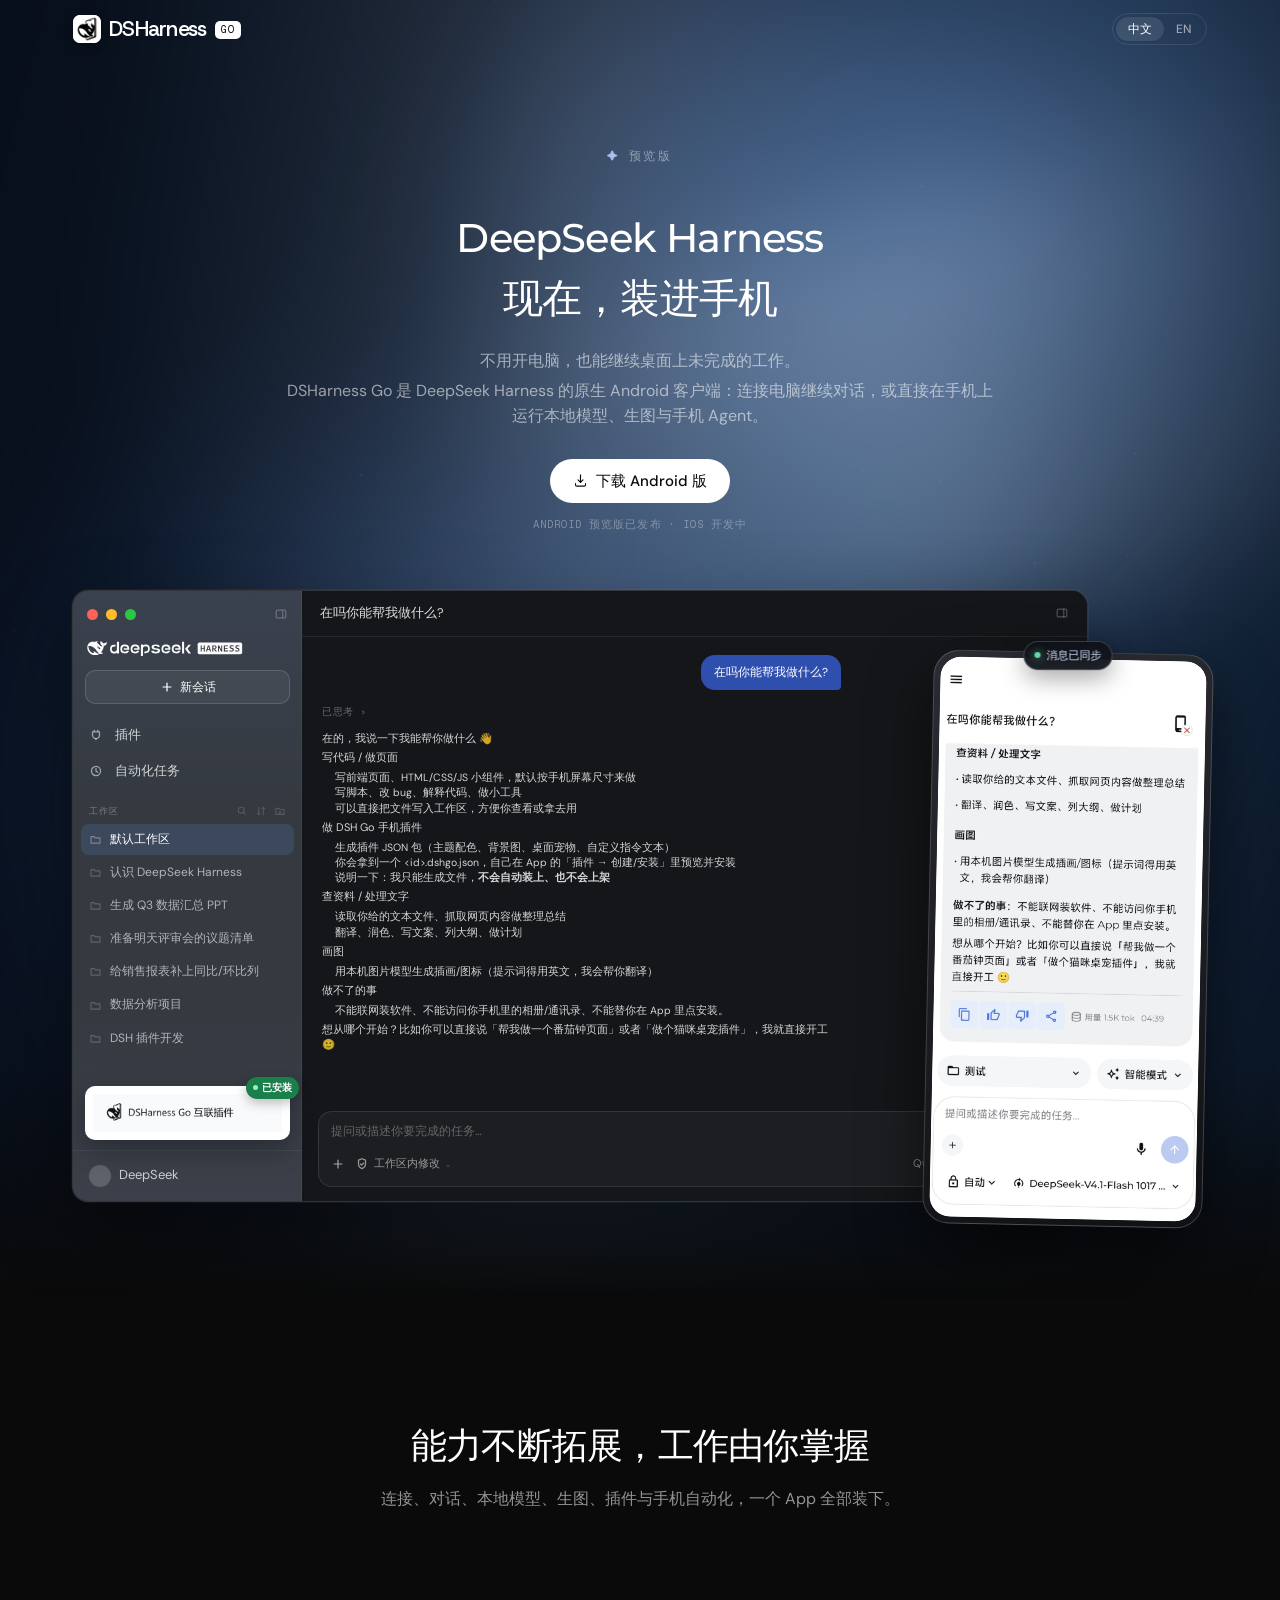
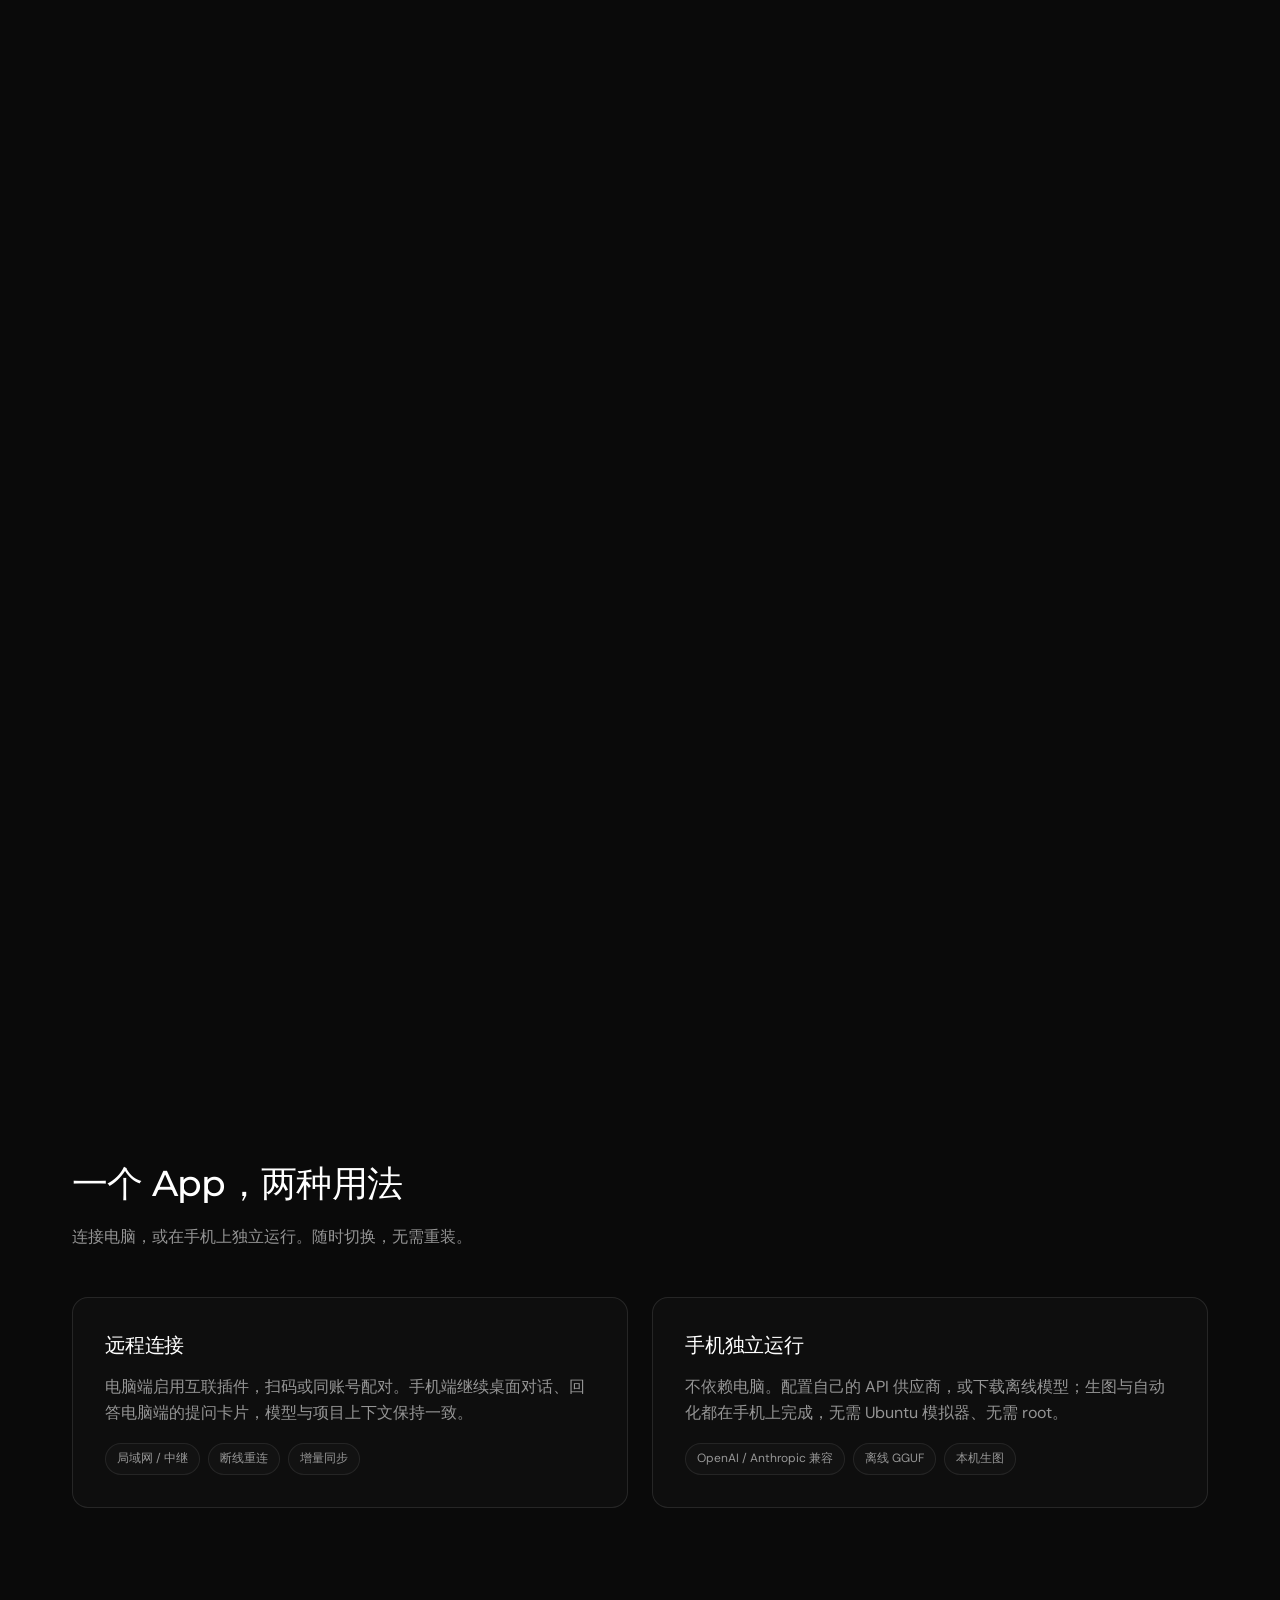
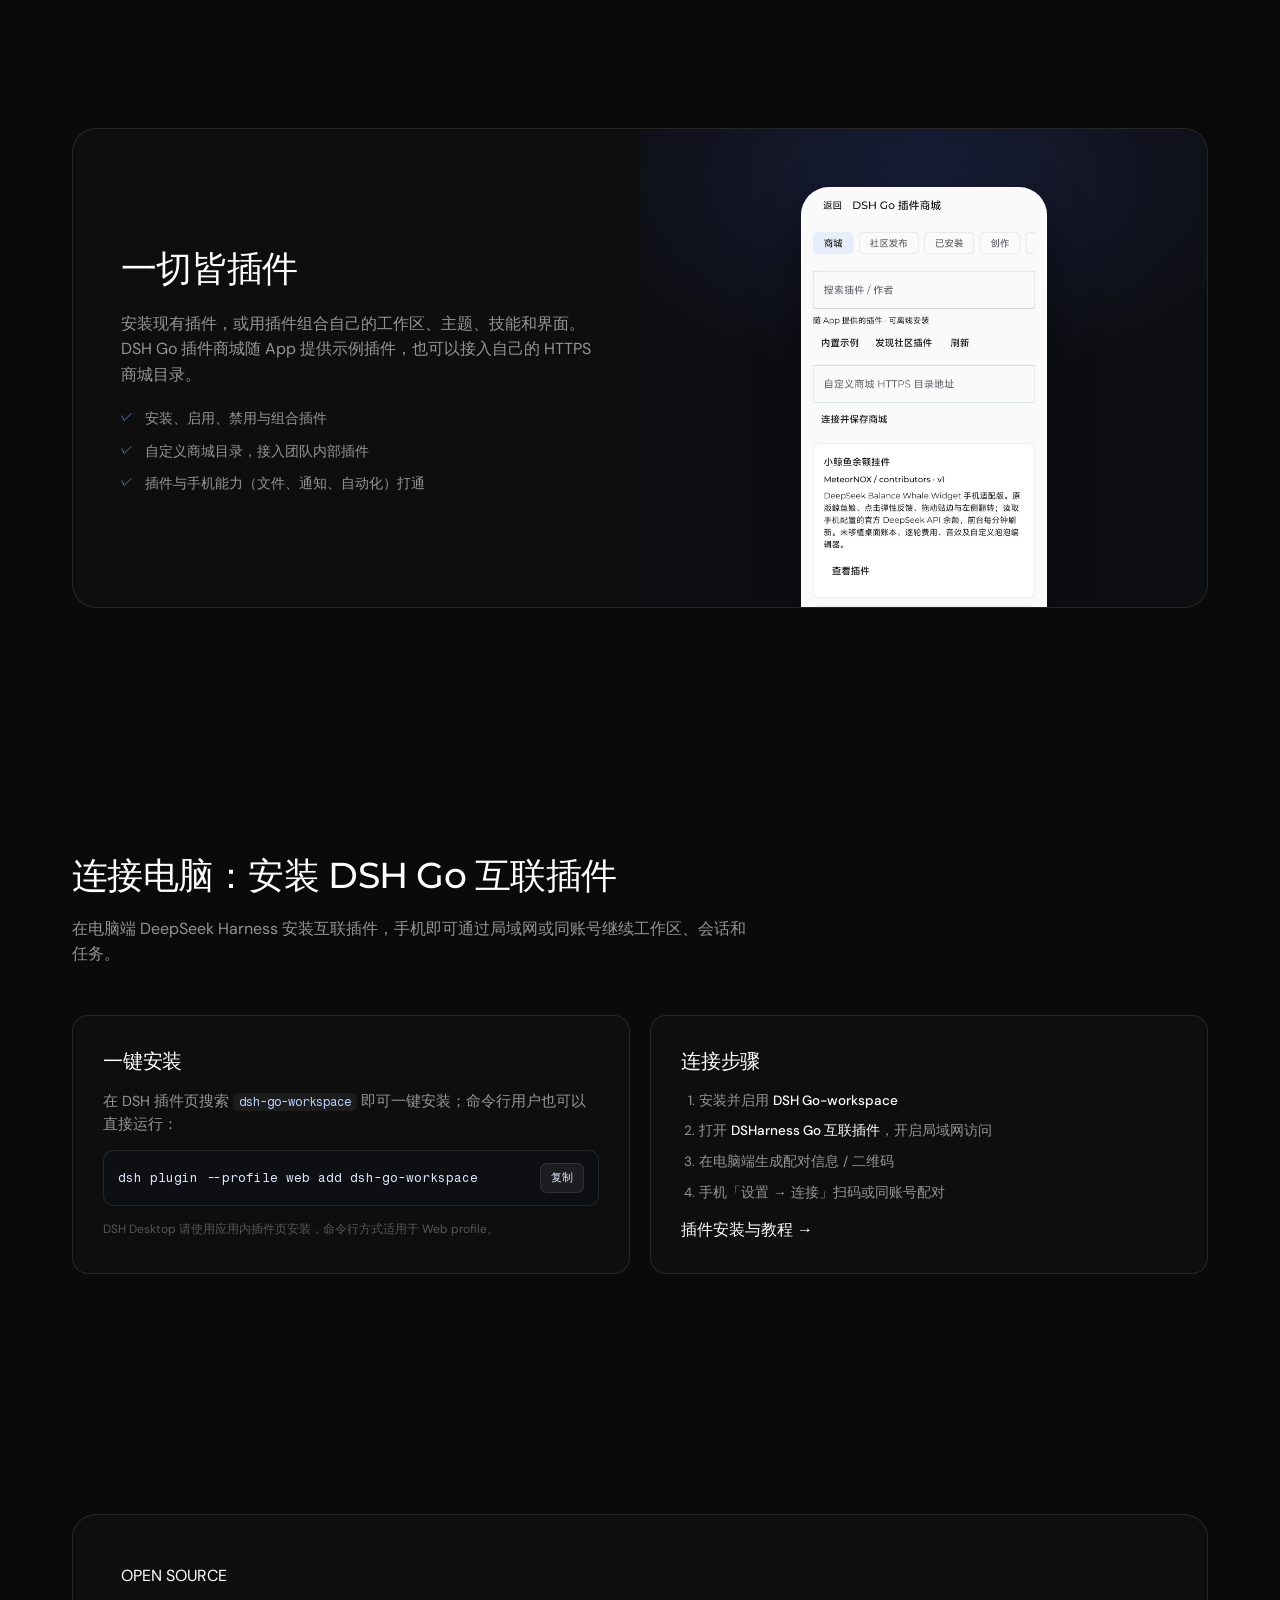
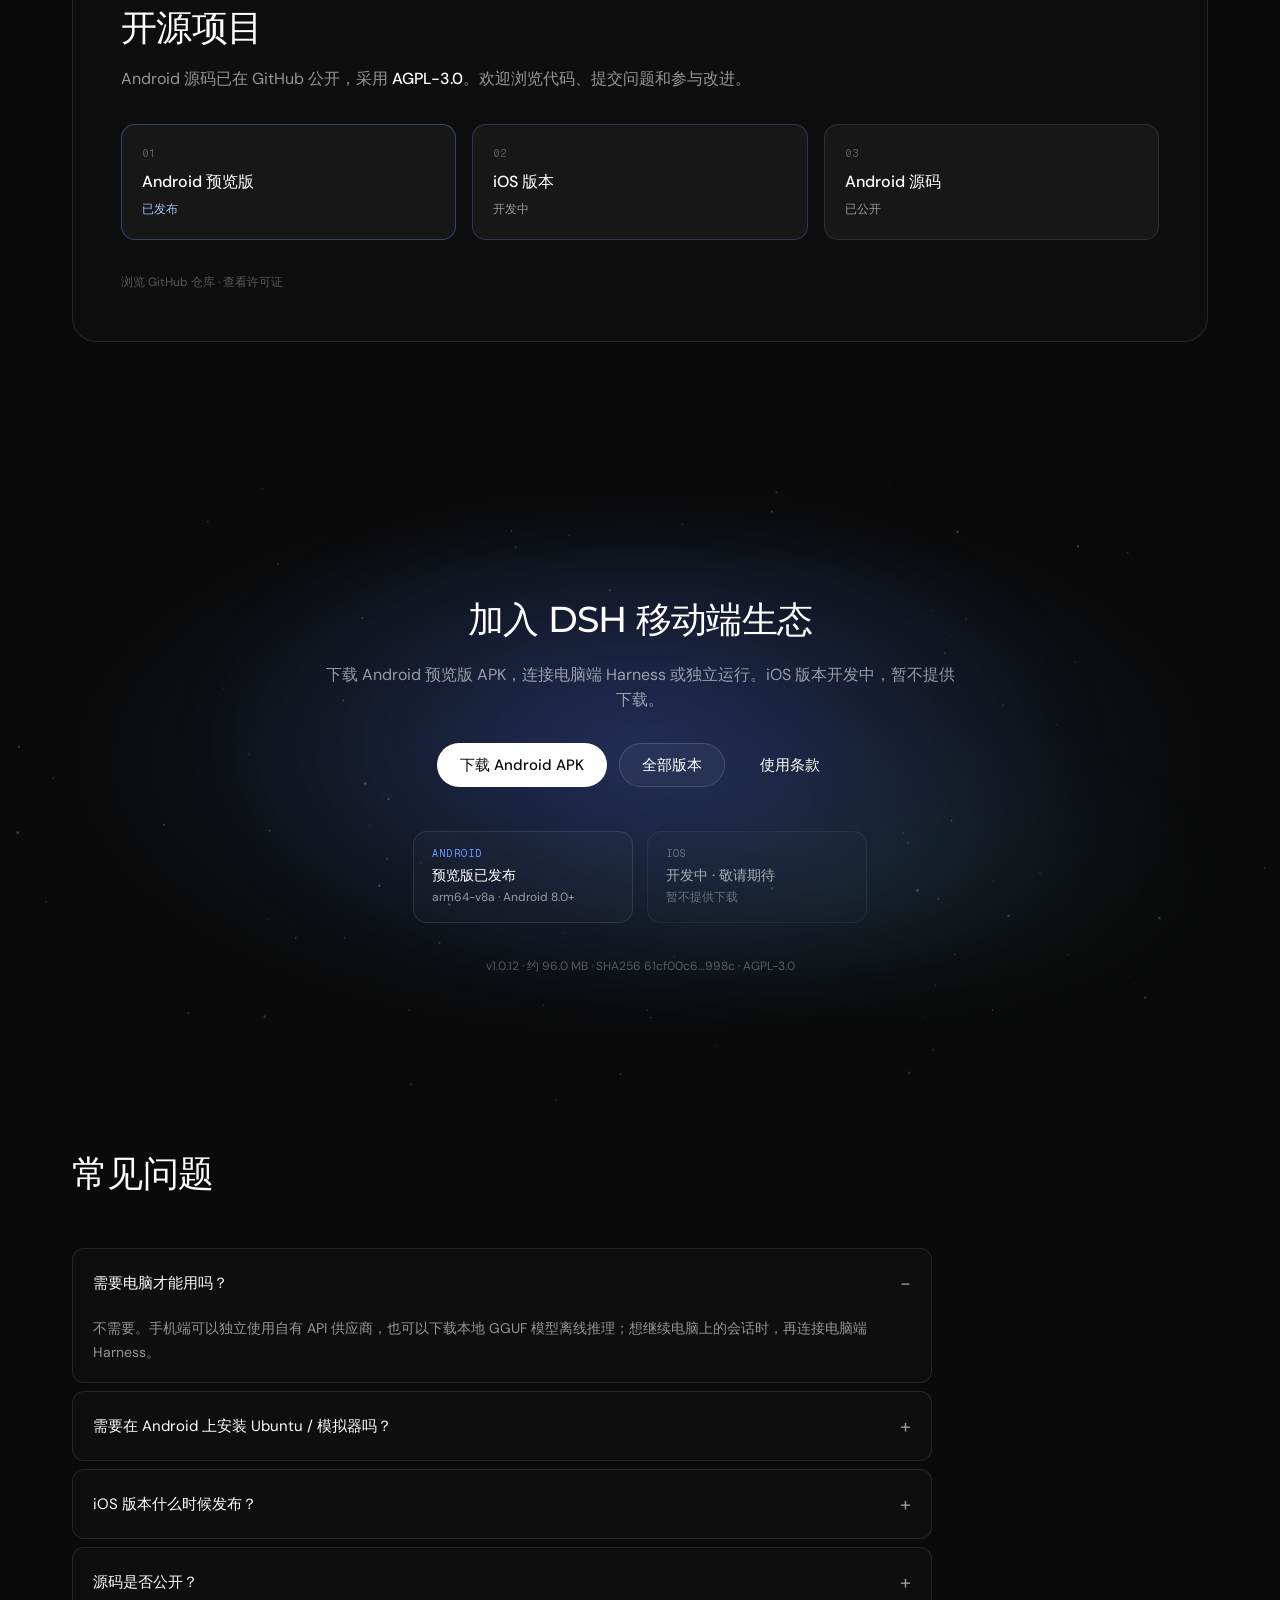
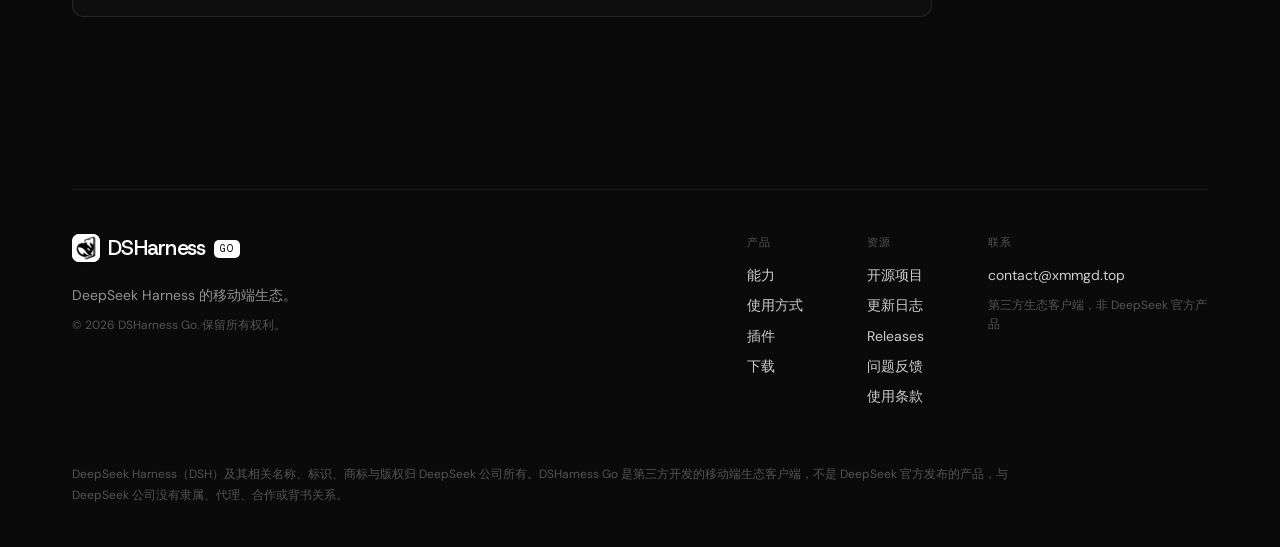
<file: index.html>
﻿<!doctype html>
<html lang="zh-CN">
<head>
  <meta charset="utf-8">
  <meta name="viewport" content="width=device-width, initial-scale=1, viewport-fit=cover">
  <title>DSHarness Go — DeepSeek Harness 的移动端生态</title>
  <meta name="description" content="DSHarness Go 是 DeepSeek Harness 的移动端生态客户端：在手机上连接电脑端 Harness 继续对话，或用本地 API、离线 GGUF 大模型与本机生图独立运行。原生 Android，无需 Ubuntu 模拟器，无需 root。">
  <meta name="theme-color" content="#0a0a0a">
  <link rel="canonical" href="https://dsharnessgo.top/">
  <meta property="og:type" content="website">
  <meta property="og:url" content="https://dsharnessgo.top/">
  <meta property="og:title" content="DSHarness Go — DeepSeek Harness 的移动端生态">
  <meta property="og:description" content="把 DeepSeek Harness 装进手机：连接电脑继续对话，或本地 API / 离线 GGUF / 本机生图独立运行。">
  <meta property="og:image" content="https://dsharnessgo.top/assets/screenshots/home.jpg">
  <meta name="twitter:card" content="summary_large_image">
  <link rel="icon" href="assets/app-icon-tile.png" type="image/png">
  <link rel="stylesheet" href="styles.css">
  <script>document.documentElement.classList.add('js')</script>
</head>
<body>
  <a class="skip" href="#main">跳到主要内容</a>

  <header class="site-header" id="siteHeader">
    <div class="header-bar" id="headerBar">
      <div class="header-left">
        <a class="brand" href="#top" aria-label="DSHarness Go 首页">
          <img class="brand-icon" src="assets/app-icon-tile.png" alt="" width="28" height="28">
          <span class="brand-name">DSHarness</span>
          <span class="brand-chip">GO</span>
        </a>
        <span class="preview-label scrolled-only">预览版</span>
      </div>
      <div class="header-actions">
        <a class="btn btn-secondary btn-github scrolled-only" href="https://github.com/mionio233-collab/dsharness-go" target="_blank" rel="noopener">
          <svg viewBox="0 0 24 24" aria-hidden="true"><path fill="currentColor" d="M12 .5A11.5 11.5 0 0 0 .5 12c0 5.08 3.29 9.39 7.86 10.91.58.1.79-.25.79-.55v-2.15c-3.2.7-3.88-1.36-3.88-1.36-.52-1.33-1.28-1.68-1.28-1.68-1.04-.72.08-.7.08-.7 1.15.08 1.76 1.18 1.76 1.18 1.03 1.76 2.7 1.25 3.36.96.1-.75.4-1.25.73-1.54-2.55-.29-5.24-1.28-5.24-5.7 0-1.26.45-2.29 1.18-3.1-.12-.29-.51-1.46.11-3.05 0 0 .97-.31 3.18 1.18a11.1 11.1 0 0 1 5.8 0c2.2-1.49 3.17-1.18 3.17-1.18.62 1.59.23 2.76.12 3.05.73.81 1.18 1.84 1.18 3.1 0 4.43-2.7 5.4-5.26 5.69.41.35.78 1.05.78 2.12v3.14c0 .3.2.66.8.55A11.5 11.5 0 0 0 23.5 12 11.5 11.5 0 0 0 12 .5z"/></svg>
          <span>GitHub</span>
        </a>
        <a class="btn btn-primary btn-download scrolled-only" href="https://github.com/mionio233-collab/dsharness-go/releases/download/v1.0.12/DSHarness-Go-v1.0.12-arm64-v8a.apk" data-apk-download>下载</a>
        <div class="locale-toggle top-only" role="group" aria-label="语言">
          <button type="button" class="locale-item is-active" data-locale="zh">中文</button>
          <button type="button" class="locale-item" data-locale="en">EN</button>
        </div>
        <button class="menu-toggle" id="menuToggle" aria-label="打开菜单" aria-expanded="false" aria-controls="mobileMenu">
          <span></span><span></span>
        </button>
      </div>
    </div>
    <div class="mobile-menu" id="mobileMenu" aria-hidden="true">
      <div class="mobile-menu-head">
        <a class="brand" href="#top">
          <img class="brand-icon" src="assets/app-icon-tile.png" alt="" width="26" height="26">
          <span class="brand-name">DSHarness</span>
          <span class="brand-chip">GO</span>
        </a>
        <button class="menu-close" id="menuClose" aria-label="关闭">×</button>
      </div>
      <nav class="mobile-menu-body">
        <a href="#features">能力</a>
        <a href="#modes">使用方式</a>
        <a href="#plugins">插件</a>
        <a href="#download">下载</a>
        <a href="#faq">FAQ</a>
        <a class="mobile-download" href="https://github.com/mionio233-collab/dsharness-go/releases/download/v1.0.12/DSHarness-Go-v1.0.12-arm64-v8a.apk" data-apk-download>下载 Android APK</a>
      </nav>
      <div class="mobile-lang">
        <button type="button" class="locale-item is-active" data-locale="zh">中文</button>
        <button type="button" class="locale-item" data-locale="en">EN</button>
      </div>
    </div>
  </header>

  <main id="main">
    <!-- HERO -->
    <section class="hero" id="top">
      <div class="hero-bg" aria-hidden="true"><span class="hero-beam beam-a"></span><span class="hero-beam beam-b"></span></div>
      <canvas class="hero-canvas" id="heroCanvas" aria-hidden="true"></canvas>
      <div class="hero-glow" aria-hidden="true"></div>
      <div class="ds-container hero-inner">
        <div class="hero-head">
          <span class="hero-eyebrow"><span class="spark" aria-hidden="true">✦</span>预览版</span>
          <h1 class="hero-title"><span class="latin">DeepSeek Harness</span><br>现在，装进手机</h1>
          <div class="hero-desc">
            <p>不用开电脑，也能继续桌面上未完成的工作。</p>
            <p>DSHarness Go 是 DeepSeek Harness 的原生 Android 客户端：连接电脑继续对话，或直接在手机上运行本地模型、生图与手机 Agent。</p>
          </div>
          <a class="btn btn-primary btn-hero" href="https://github.com/mionio233-collab/dsharness-go/releases/download/v1.0.12/DSHarness-Go-v1.0.12-arm64-v8a.apk" data-apk-download>
            <svg viewBox="0 0 24 24" aria-hidden="true"><path fill="none" stroke="currentColor" stroke-width="1.8" stroke-linecap="round" stroke-linejoin="round" d="M12 3v12m0 0l-4-4m4 4l4-4M4 17v2a2 2 0 0 0 2 2h12a2 2 0 0 0 2-2v-2"/></svg>
            下载 Android 版
          </a>
          <p class="hero-note">Android 预览版已发布 · iOS 开发中</p>
        </div>

        <div class="hero-preview">
          <div class="sync-scene">
            <div class="sync-desktop">
              <aside class="app-sidebar" aria-hidden="true">
                <div class="app-windowbar">
                  <span class="traffic"><i></i><i></i><i></i></span>
                  <span class="app-panel-icon"><svg viewBox="0 0 16 16" aria-hidden="true"><rect x="2.5" y="3.5" width="11" height="9" rx="1.5"/><path d="M10 3.5v9"/></svg></span>
                </div>
                <div class="native-brand">
                  <img class="native-logo" src="assets/deepseek-harness-logo.svg" alt="DeepSeek Harness">
                </div>
                <button class="app-newchat" type="button"><svg viewBox="0 0 16 16" aria-hidden="true"><path d="M8 3.5v9M3.5 8h9"/></svg> 新会话</button>
                <div class="app-nav">
                  <div class="app-nav-item"><span class="ai"><svg viewBox="0 0 16 16" aria-hidden="true"><path d="M6 2.5v2M10 2.5v2M4 4.5h8v3.5a4 4 0 0 1-8 0z"/><path d="M8 12v1.5"/></svg></span>插件</div>
                  <div class="app-nav-item"><span class="ai"><svg viewBox="0 0 16 16" aria-hidden="true"><circle cx="8" cy="8" r="5.2"/><path d="M8 5v3.3l2 1.2"/></svg></span>自动化任务</div>
                </div>
                <div class="app-ws-head"><span>工作区</span><span class="app-ws-icons"><svg viewBox="0 0 16 16" aria-hidden="true"><circle cx="7" cy="7" r="4"/><path d="M10 10l3 3"/></svg><svg viewBox="0 0 16 16" aria-hidden="true"><path d="M5 3v10M3 11l2 2 2-2M11 13V3M9 5l2-2 2 2"/></svg><svg viewBox="0 0 16 16" aria-hidden="true"><path d="M2.5 4.5h4l1.2 1.5h5.8v6.5h-11z"/><path d="M8 8.2v3M6.5 9.7h3"/></svg></span></div>
                <div class="app-ws active"><span><svg viewBox="0 0 16 16" aria-hidden="true"><path d="M2.5 4.5h4l1.2 1.5h5.8v6.5h-11z"/></svg></span> 默认工作区</div>
                <div class="app-ws"><span><svg viewBox="0 0 16 16" aria-hidden="true"><path d="M2.5 4.5h4l1.2 1.5h5.8v6.5h-11z"/></svg></span> 认识 DeepSeek Harness</div>
                <div class="app-ws"><span><svg viewBox="0 0 16 16" aria-hidden="true"><path d="M2.5 4.5h4l1.2 1.5h5.8v6.5h-11z"/></svg></span> 生成 Q3 数据汇总 PPT</div>
                <div class="app-ws"><span><svg viewBox="0 0 16 16" aria-hidden="true"><path d="M2.5 4.5h4l1.2 1.5h5.8v6.5h-11z"/></svg></span> 准备明天评审会的议题清单</div>
                <div class="app-ws"><span><svg viewBox="0 0 16 16" aria-hidden="true"><path d="M2.5 4.5h4l1.2 1.5h5.8v6.5h-11z"/></svg></span> 给销售报表补上同比/环比列</div>
                <div class="app-ws"><span><svg viewBox="0 0 16 16" aria-hidden="true"><path d="M2.5 4.5h4l1.2 1.5h5.8v6.5h-11z"/></svg></span> 数据分析项目</div>
                <div class="app-ws"><span><svg viewBox="0 0 16 16" aria-hidden="true"><path d="M2.5 4.5h4l1.2 1.5h5.8v6.5h-11z"/></svg></span> DSH 插件开发</div>
                <div class="sidebar-plugin">
                  <img src="assets/plugin-dsh-go.png" alt="DSHarness Go 互联插件">
                  <span class="plugin-installed"><i></i>已安装</span>
                </div>
                <div class="app-user"><span class="app-avatar"></span> DeepSeek</div>
              </aside>
              <div class="app-chat">
                <div class="app-chat-head">
                  <span>在吗你能帮我做什么?</span>
                  <span class="app-chat-icon"><svg viewBox="0 0 16 16" aria-hidden="true"><rect x="2.5" y="3.5" width="11" height="9" rx="1.5"/><path d="M10 3.5v9"/></svg></span>
                </div>
                <div class="app-chat-body native-chat">
                  <div class="app-msg-user">在吗你能帮我做什么?</div>
                  <div class="app-thinking">已思考 ›</div>
                  <div class="app-bot">
                    <p>在的，我说一下我能帮你做什么 👋</p>
                    <p class="app-sec">写代码 / 做页面</p>
                    <ul>
                      <li>写前端页面、HTML/CSS/JS 小组件，默认按手机屏幕尺寸来做</li>
                      <li>写脚本、改 bug、解释代码、做小工具</li>
                      <li>可以直接把文件写入工作区，方便你查看或拿去用</li>
                    </ul>
                    <p class="app-sec">做 DSH Go 手机插件</p>
                    <ul>
                      <li>生成插件 JSON 包（主题配色、背景图、桌面宠物、自定义指令文本）</li>
                      <li>你会拿到一个 &lt;id&gt;.dshgo.json，自己在 App 的「插件 → 创建/安装」里预览并安装</li>
                      <li>说明一下：我只能生成文件，<strong>不会自动装上、也不会上架</strong></li>
                    </ul>
                    <p class="app-sec">查资料 / 处理文字</p>
                    <ul>
                      <li>读取你给的文本文件、抓取网页内容做整理总结</li>
                      <li>翻译、润色、写文案、列大纲、做计划</li>
                    </ul>
                    <p class="app-sec">画图</p>
                    <ul>
                      <li>用本机图片模型生成插画/图标（提示词得用英文，我会帮你翻译）</li>
                    </ul>
                    <p class="app-sec">做不了的事</p>
                    <ul>
                      <li>不能联网装软件、不能访问你手机里的相册/通讯录、不能替你在 App 里点安装。</li>
                    </ul>
                    <p>想从哪个开始？比如你可以直接说「帮我做一个番茄钟页面」或者「做个猫咪桌宠插件」，我就直接开工 🙂</p>
                  </div>
                </div>
                <div class="app-input">
                  <div class="app-input-ph">提问或描述你要完成的任务…</div>
                  <div class="app-input-row">
                    <span class="app-plus"><svg viewBox="0 0 16 16" aria-hidden="true"><path d="M8 3.5v9M3.5 8h9"/></svg></span>
                    <span class="app-shield"><svg viewBox="0 0 16 16" aria-hidden="true"><path d="M8 2l4 1.5V8c0 2.5-1.7 4.4-4 5.2C5.7 12.4 4 10.5 4 8V3.5L8 2z"/><path d="M6.3 8l1.3 1.3 2.3-2.4"/></svg> 工作区内修改 <span class="chev-down">⌄</span></span>
                    <span class="app-model">Qwen3.8-Flash High ⌄</span>
                    <span class="app-send">↑</span>
                  </div>
                </div>
              </div>
            </div>
            <div class="sync-phone">
              <div class="sync-phone-frame"><img src="assets/screenshots/phone-native.jpg" alt="手机端同步同一会话" loading="eager"></div>
              <div class="sync-badge"><i></i>消息已同步</div>
            </div>
          </div>
        </div>
      </div>
    </section>

    <!-- CAPABILITIES -->
    <section class="section" id="features">
      <div class="ds-container">
        <div class="section-heading center">
          <h2 class="heading1">能力不断拓展，工作由你掌握</h2>
          <p class="body-desc">连接、对话、本地模型、生图、插件与手机自动化，一个 App 全部装下。</p>
        </div>

        <div class="cap-grid cap-grid-motion">
          <article class="cap-card cap-card-motion" data-motion-card>
            <div class="cap-copy">
              <p class="cap-kicker">01 / 连接</p>
              <h3 class="subtitle">继续电脑上的工作</h3>
              <p class="body-desc">局域网扫码或同账号中继连接电脑端 Harness。模型提问可在手机确认，任务继续执行，任务列表实时同步，模型与项目上下文保持一致。</p>
            </div>
            <div class="motion-stage">
              <div class="scene scene-remote" aria-hidden="true">
                <div class="sr-glow"></div>
                <div class="sr-desk">
                  <div class="sr-bar">
                    <span class="sr-dots"><i></i><i></i><i></i></span>
                    <span class="sr-title">DeepSeek Harness</span>
                    <span class="sr-tag">桌面端</span>
                  </div>
                  <div class="sr-desk-body">
                    <div class="sr-side">
                      <span class="sr-line w70"></span>
                      <span class="sr-line w50"></span>
                      <span class="sr-ws">默认工作区</span>
                      <span class="sr-line w80"></span>
                      <span class="sr-line w65"></span>
                      <span class="sr-line w75"></span>
                    </div>
                    <div class="sr-chat">
                      <div class="sr-bubble sr-user">帮我把上周的项目记录整理成周报</div>
                      <div class="sr-bubble sr-bot"><span class="sr-lines"><i></i><i></i><i></i></span></div>
                      <div class="sr-question">
                        <div class="sr-qhead"><i></i>需要你确认</div>
                        <p>继续生成周报并同步到手机？</p>
                        <div class="sr-qbtns"><span class="sr-yes">继续</span><span>稍后</span></div>
                        <b class="sr-answered">已确认</b>
                      </div>
                      <div class="sr-tasks">
                        <div class="sr-trow is-done"><i></i><span>整理项目记录</span><em>完成</em></div>
                        <div class="sr-trow is-active"><i></i><span>生成周报</span><em>进行中</em></div>
                        <div class="sr-trow is-sync"><i></i><span>同步到手机</span><em>实时</em></div>
                      </div>
                    </div>
                  </div>
                </div>
                <div class="sr-beam"><i></i></div>
                <div class="sr-phone">
                  <div class="sr-notch"></div>
                  <div class="sr-pscreen">
                    <div class="sr-phead">DSHarness Go <span class="sr-conn">已连接</span></div>
                    <div class="sr-notify">
                      <div class="sr-nhead">电脑端请求继续任务</div>
                      <p>继续生成并同步周报？</p>
                      <span class="sr-pconfirm">确认继续</span>
                      <span class="sr-pdone">已确认</span>
                    </div>
                    <div class="sr-ptasks">
                      <div class="sr-ptrow"><i></i><span>整理记录</span><em>完成</em></div>
                      <div class="sr-ptrow"><i></i><span>生成周报</span><em>进行中</em></div>
                      <div class="sr-ptrow"><i></i><span>同步任务列表</span><em>实时</em></div>
                    </div>
                    <div class="sr-pinput">输入消息…</div>
                    <div class="sr-syncbadge">任务实时同步</div>
                  </div>
                  <span class="sr-tap"></span>
                </div>
                <span class="sr-float sr-float-a">同一工作区</span>
                <span class="sr-float sr-float-b">任务实时同步</span>
              </div>
              <button class="motion-pause" type="button" data-motion-toggle aria-label="暂停动效">
                <svg class="icon-pause" viewBox="0 0 16 16" aria-hidden="true"><path d="M5.5 3.5v9M10.5 3.5v9"/></svg>
                <svg class="icon-play" viewBox="0 0 16 16" aria-hidden="true"><path d="M5 3.5l7 4.5-7 4.5z" fill="currentColor" stroke="none"/></svg>
              </button>
              <span class="motion-label">示意动效</span>
            </div>
          </article>

          <article class="cap-card cap-card-motion" data-motion-card>
            <div class="cap-copy">
              <p class="cap-kicker">02 / 本地</p>
              <h3 class="subtitle">离线 GGUF 大模型</h3>
              <p class="body-desc">内置 llama.cpp 端侧推理，下载或导入 GGUF 模型，断网也能对话；支持视觉模型与多模态输入。</p>
            </div>
            <div class="motion-stage">
              <div class="scene scene-local" aria-hidden="true">
                <div class="sl-glow"></div>
                <div class="sl-phone">
                  <div class="sl-head"><span>本地模型</span><span class="sl-offline">飞行模式</span></div>
                  <div class="sl-model">
                    <div class="sl-model-top"><b>Llama 3.2 3B</b><span>GGUF</span></div>
                    <div class="sl-bar"><i></i></div>
                    <div class="sl-meta"><span>端侧推理 · 已就绪</span><b>100%</b></div>
                  </div>
                  <div class="sl-chat">
                    <div class="sl-msg sl-msg-user">帮我总结这份会议记录</div>
                    <div class="sl-msg sl-msg-bot"><i></i><i></i><i></i><i></i></div>
                  </div>
                  <div class="sl-foot"><span class="sl-local-badge">本地运行</span><span class="sl-speed">18 tok/s</span></div>
                </div>
                <div class="sl-pill">断网也能用</div>
                <div class="sl-chip sl-chip-a">GGUF 已导入</div>
                <div class="sl-chip sl-chip-b">无需网络</div>
              </div>
              <button class="motion-pause" type="button" data-motion-toggle aria-label="暂停动效">
                <svg class="icon-pause" viewBox="0 0 16 16" aria-hidden="true"><path d="M5.5 3.5v9M10.5 3.5v9"/></svg>
                <svg class="icon-play" viewBox="0 0 16 16" aria-hidden="true"><path d="M5 3.5l7 4.5-7 4.5z" fill="currentColor" stroke="none"/></svg>
              </button>
              <span class="motion-label">示意动效</span>
            </div>
          </article>

          <article class="cap-card cap-card-motion" data-motion-card>
            <div class="cap-copy">
              <p class="cap-kicker">03 / 创作</p>
              <h3 class="subtitle">本机生图</h3>
              <p class="body-desc">内置 stable-diffusion.cpp，图片生成完全在手机本地完成；也支持 OpenAI Images 兼容接口，图片不必经过云端。</p>
            </div>
            <div class="motion-stage">
              <div class="scene scene-image" aria-hidden="true">
                <div class="si-glow"></div>
                <div class="si-top">
                  <span class="si-prompt"><span class="si-typing">一只宇航员猫，电影感</span><i class="si-caret"></i></span>
                  <span class="si-btn">生成</span>
                </div>
                <div class="si-grid">
                  <i class="si-tile t1"></i><i class="si-tile t2"></i><i class="si-tile t3"></i><i class="si-tile t4"></i>
                </div>
                <div class="si-steps"><i></i><i></i><i></i><i></i></div>
                <div class="si-badge">本地生成 · 未上传</div>
              </div>
              <button class="motion-pause" type="button" data-motion-toggle aria-label="暂停动效">
                <svg class="icon-pause" viewBox="0 0 16 16" aria-hidden="true"><path d="M5.5 3.5v9M10.5 3.5v9"/></svg>
                <svg class="icon-play" viewBox="0 0 16 16" aria-hidden="true"><path d="M5 3.5l7 4.5-7 4.5z" fill="currentColor" stroke="none"/></svg>
              </button>
              <span class="motion-label">示意动效</span>
            </div>
          </article>

          <article class="cap-card cap-card-motion" data-motion-card>
            <div class="cap-copy">
              <p class="cap-kicker">04 / 自动化</p>
              <h3 class="subtitle">手机 Agent</h3>
              <p class="body-desc">基于 Android 无障碍服务，接入任意大模型：观察界面、点击、输入、手势与截图，让 AI 替你点外卖、下载软件、操作手机；敏感页面不上传。</p>
            </div>
            <div class="motion-stage">
              <div class="scene scene-agent" aria-hidden="true">
                <div class="sa-glow"></div>
                <div class="sa-model"><i></i>接入任意大模型 <span>⌄</span></div>
                <div class="sa-phone">
                  <div class="sa-notch"></div>
                  <div class="sa-screen">
                    <div class="sa-status"><span>9:41</span><span class="sa-authed">无障碍已授权</span></div>
                    <div class="sa-appbar">AI 操作手机</div>
                    <div class="sa-view sa-view-food">
                      <div class="sa-app-title">外卖</div>
                      <div class="sa-food-card"><i></i><div><b>牛肉面</b><span>¥28 · 预计 25 分钟</span></div><em>选择</em></div>
                      <div class="sa-order-btn">提交订单</div>
                    </div>
                    <div class="sa-view sa-view-store">
                      <div class="sa-app-title">应用商店</div>
                      <div class="sa-dl-card"><i></i><div><b>番茄钟</b><span>下载中</span></div><em>72%</em></div>
                      <div class="sa-dlbar"><i></i></div>
                    </div>
                    <div class="sa-hl sa-hl-1"></div>
                    <div class="sa-hl sa-hl-2"></div>
                    <div class="sa-cursor"></div>
                    <div class="sa-ripple"></div>
                  </div>
                </div>
                <div class="sa-panel">
                  <div class="sa-panel-head">Agent 正在执行</div>
                  <div class="sa-step"><b>01</b><span>打开外卖 App</span><i></i></div>
                  <div class="sa-step"><b>02</b><span>选择餐品并下单</span><i></i></div>
                  <div class="sa-step"><b>03</b><span>下载指定软件</span><i></i></div>
                </div>
                <div class="sa-toast">外卖已下单</div>
                <div class="sa-shield">敏感页面已跳过</div>
                <div class="sa-chip sa-chip-a">点外卖</div>
                <div class="sa-chip sa-chip-b">下载软件</div>
              </div>
              <button class="motion-pause" type="button" data-motion-toggle aria-label="暂停动效">
                <svg class="icon-pause" viewBox="0 0 16 16" aria-hidden="true"><path d="M5.5 3.5v9M10.5 3.5v9"/></svg>
                <svg class="icon-play" viewBox="0 0 16 16" aria-hidden="true"><path d="M5 3.5l7 4.5-7 4.5z" fill="currentColor" stroke="none"/></svg>
              </button>
              <span class="motion-label">示意动效</span>
            </div>
          </article>
        </div>
      </div>
    </section>

    <!-- MODES -->
    <section class="section section-tight" id="modes">
      <div class="ds-container">
        <div class="section-heading">
          <h2 class="heading1">一个 App，两种用法</h2>
          <p class="body-desc">连接电脑，或在手机上独立运行。随时切换，无需重装。</p>
        </div>
        <div class="mode-grid">
          <article class="mode-card">
            <h3 class="subtitle">远程连接</h3>
            <p class="body-desc">电脑端启用互联插件，扫码或同账号配对。手机端继续桌面对话、回答电脑端的提问卡片，模型与项目上下文保持一致。</p>
            <div class="mode-chips">
              <span>局域网 / 中继</span><span>断线重连</span><span>增量同步</span>
            </div>
          </article>
          <article class="mode-card">
            <h3 class="subtitle">手机独立运行</h3>
            <p class="body-desc">不依赖电脑。配置自己的 API 供应商，或下载离线模型；生图与自动化都在手机上完成，无需 Ubuntu 模拟器、无需 root。</p>
            <div class="mode-chips">
              <span>OpenAI / Anthropic 兼容</span><span>离线 GGUF</span><span>本机生图</span>
            </div>
          </article>
        </div>
      </div>
    </section>

    <!-- PLUGINS SHOWCASE -->
    <section class="section" id="plugins">
      <div class="ds-container">
        <article class="showcase-card">
          <div class="showcase-copy">
            <h2 class="heading1">一切皆插件</h2>
            <p class="body-desc">安装现有插件，或用插件组合自己的工作区、主题、技能和界面。DSH Go 插件商城随 App 提供示例插件，也可以接入自己的 HTTPS 商城目录。</p>
            <ul class="check-list">
              <li>安装、启用、禁用与组合插件</li>
              <li>自定义商城目录，接入团队内部插件</li>
              <li>插件与手机能力（文件、通知、自动化）打通</li>
            </ul>
          </div>
          <figure class="showcase-media">
            <div class="showcase-phone"><img src="assets/screenshots/plugins.jpg" alt="DSH Go 插件商城" loading="lazy"></div>
          </figure>
        </article>
      </div>
    </section>

    <!-- CONNECT PLUGIN -->
    <section class="section" id="connect">
      <div class="ds-container">
        <div class="section-heading">
          <h2 class="heading1">连接电脑：安装 DSH Go 互联插件</h2>
          <p class="body-desc">在电脑端 DeepSeek Harness 安装互联插件，手机即可通过局域网或同账号继续工作区、会话和任务。</p>
        </div>
        <div class="connect-grid">
          <div class="connect-card">
            <h3 class="subtitle">一键安装</h3>
            <p class="body-desc">在 DSH 插件页搜索 <code>dsh-go-workspace</code> 即可一键安装；命令行用户也可以直接运行：</p>
            <div class="code-block">
              <code id="pluginInstallCmd">dsh plugin --profile web add dsh-go-workspace</code>
              <button class="copy-btn" id="copyInstallCmd" type="button">复制</button>
            </div>
            <p class="connect-note">DSH Desktop 请使用应用内插件页安装，命令行方式适用于 Web profile。</p>
          </div>
          <div class="connect-card">
            <h3 class="subtitle">连接步骤</h3>
            <ol class="steps-list">
              <li>安装并启用 <b>DSH Go-workspace</b></li>
              <li>打开 <b>DSHarness Go 互联插件</b>，开启局域网访问</li>
              <li>在电脑端生成配对信息 / 二维码</li>
              <li>手机「设置 → 连接」扫码或同账号配对</li>
            </ol>
            <a class="text-link" href="https://xiamen-menggenda-technology-co-ltd.github.io/DSH-Go-workspace-site/" target="_blank" rel="noopener">插件安装与教程 <span>→</span></a>
          </div>
        </div>
      </div>
    </section>

    <!-- OPEN SOURCE PLAN -->
    <section class="section" id="open-source">
      <div class="ds-container">
        <div class="os-card">
          <div class="os-head">
            <p class="eyebrow">OPEN SOURCE</p>
            <h2 class="heading1">开源项目</h2>
            <p class="body-desc">Android 源码已在 GitHub 公开，采用 <strong>AGPL-3.0</strong>。欢迎浏览代码、提交问题和参与改进。</p>
          </div>
          <ol class="os-timeline">
            <li class="is-done"><span>01</span><b>Android 预览版</b><em>已发布</em></li>
            <li class="is-now"><span>02</span><b>iOS 版本</b><em>开发中</em></li>
            <li><span>03</span><b>Android 源码</b><em>已公开</em></li>
          </ol>
          <p class="os-note"><a href="https://github.com/mionio233-collab/dsharness-go" target="_blank" rel="noopener">浏览 GitHub 仓库</a> · <a href="https://github.com/mionio233-collab/dsharness-go/blob/main/LICENSE">查看许可证</a></p>
        </div>
      </div>
    </section>

    <!-- JOIN / DOWNLOAD -->
    <section class="join" id="download">
      <canvas class="join-canvas" id="joinCanvas" aria-hidden="true"></canvas>
      <div class="join-glow" aria-hidden="true"></div>
      <div class="ds-container join-inner">
        <h2 class="heading1">加入 DSH 移动端生态</h2>
        <p class="body-desc join-desc">下载 Android 预览版 APK，连接电脑端 Harness 或独立运行。iOS 版本开发中，暂不提供下载。</p>
        <div class="join-actions">
          <a class="btn btn-primary btn-lg" href="https://github.com/mionio233-collab/dsharness-go/releases/download/v1.0.12/DSHarness-Go-v1.0.12-arm64-v8a.apk" data-apk-download>下载 Android APK</a>
          <a class="btn btn-secondary btn-lg" href="https://github.com/mionio233-collab/dsharness-go/releases" target="_blank" rel="noopener">全部版本</a>
          <a class="btn btn-ghost btn-lg" href="./terms.html">使用条款</a>
        </div>
        <div class="join-platforms">
          <div class="platform"><span class="platform-k">ANDROID</span><b>预览版已发布</b><span>arm64-v8a · Android 8.0+</span></div>
          <div class="platform platform-soon"><span class="platform-k">IOS</span><b>开发中 · 敬请期待</b><span>暂不提供下载</span></div>
        </div>
        <p class="join-meta">v1.0.12 · 约 96.0 MB · SHA256 61cf00c6…998c · AGPL-3.0</p>
      </div>
    </section>

    <!-- FAQ -->
    <section class="section section-faq" id="faq">
      <div class="ds-container">
        <div class="section-heading">
          <h2 class="heading1">常见问题</h2>
        </div>
        <div class="faq-list">
          <details open>
            <summary>需要电脑才能用吗？</summary>
            <p>不需要。手机端可以独立使用自有 API 供应商，也可以下载本地 GGUF 模型离线推理；想继续电脑上的会话时，再连接电脑端 Harness。</p>
          </details>
          <details>
            <summary>需要在 Android 上安装 Ubuntu / 模拟器吗？</summary>
            <p>不需要。DSHarness Go 是原生 Android 应用，直接调用系统能力，无需 Linux 模拟器、无需 root。</p>
          </details>
          <details>
            <summary>iOS 版本什么时候发布？</summary>
            <p>iOS 版本仍在开发中，暂不提供下载。发布后会在下载页和 GitHub Releases 公布。</p>
          </details>
          <details>
            <summary>源码是否公开？</summary>
            <p>Android 源码已在 GitHub 公开，采用 AGPL-3.0；可在仓库中浏览代码和构建文档。</p>
          </details>
        </div>
      </div>
    </section>
  </main>

  <footer class="footer">
    <div class="ds-container footer-inner">
      <div class="footer-rule"></div>
      <div class="footer-main">
        <div class="footer-brand">
          <a class="brand" href="#top">
            <img class="brand-icon" src="assets/app-icon-tile.png" alt="" width="26" height="26">
            <span class="brand-name">DSHarness</span>
            <span class="brand-chip">GO</span>
          </a>
          <p class="body-desc">DeepSeek Harness 的移动端生态。</p>
          <p class="footer-copy">© 2026 DSHarness Go. 保留所有权利。</p>
        </div>
        <div class="footer-links">
          <div class="footer-col">
            <h4>产品</h4>
            <a href="#features">能力</a>
            <a href="#modes">使用方式</a>
            <a href="#plugins">插件</a>
            <a href="#download">下载</a>
          </div>
          <div class="footer-col">
            <h4>资源</h4>
            <a href="#open-source">开源项目</a>
            <a href="./CHANGELOG.md">更新日志</a>
            <a href="https://github.com/mionio233-collab/dsharness-go/releases" target="_blank" rel="noopener">Releases</a>
            <a href="https://github.com/mionio233-collab/dsharness-go/issues" target="_blank" rel="noopener">问题反馈</a>
            <a href="./terms.html">使用条款</a>
          </div>
          <div class="footer-col">
            <h4>联系</h4>
            <a href="mailto:contact@xmmgd.top">contact@xmmgd.top</a>
            <span class="footer-note">第三方生态客户端，非 DeepSeek 官方产品</span>
          </div>
        </div>
      </div>
      <p class="footer-legal">DeepSeek Harness（DSH）及其相关名称、标识、商标与版权归 DeepSeek 公司所有。DSHarness Go 是第三方开发的移动端生态客户端，不是 DeepSeek 官方发布的产品，与 DeepSeek 公司没有隶属、代理、合作或背书关系。</p>
    </div>
  </footer>

  <script src="download.js" defer></script>
  <script src="main.js" defer></script>
</body>
</html>
</file>
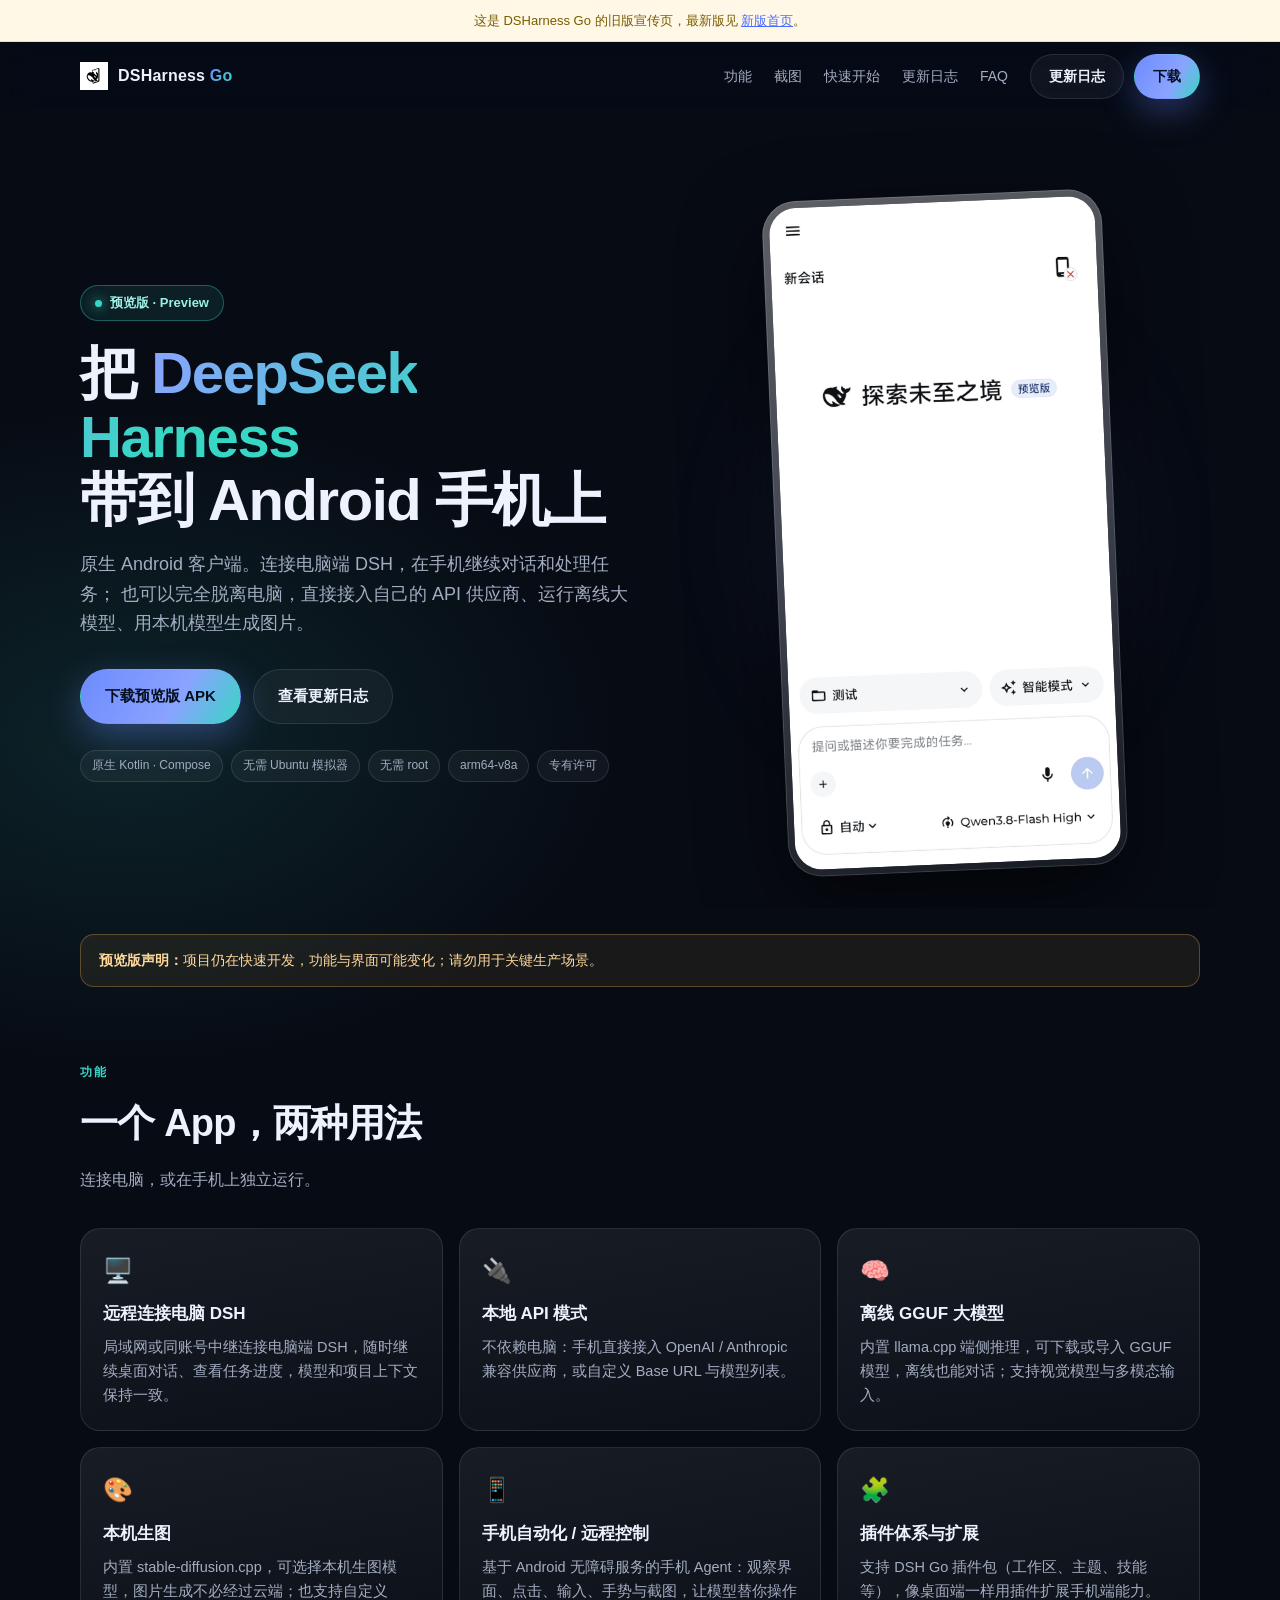
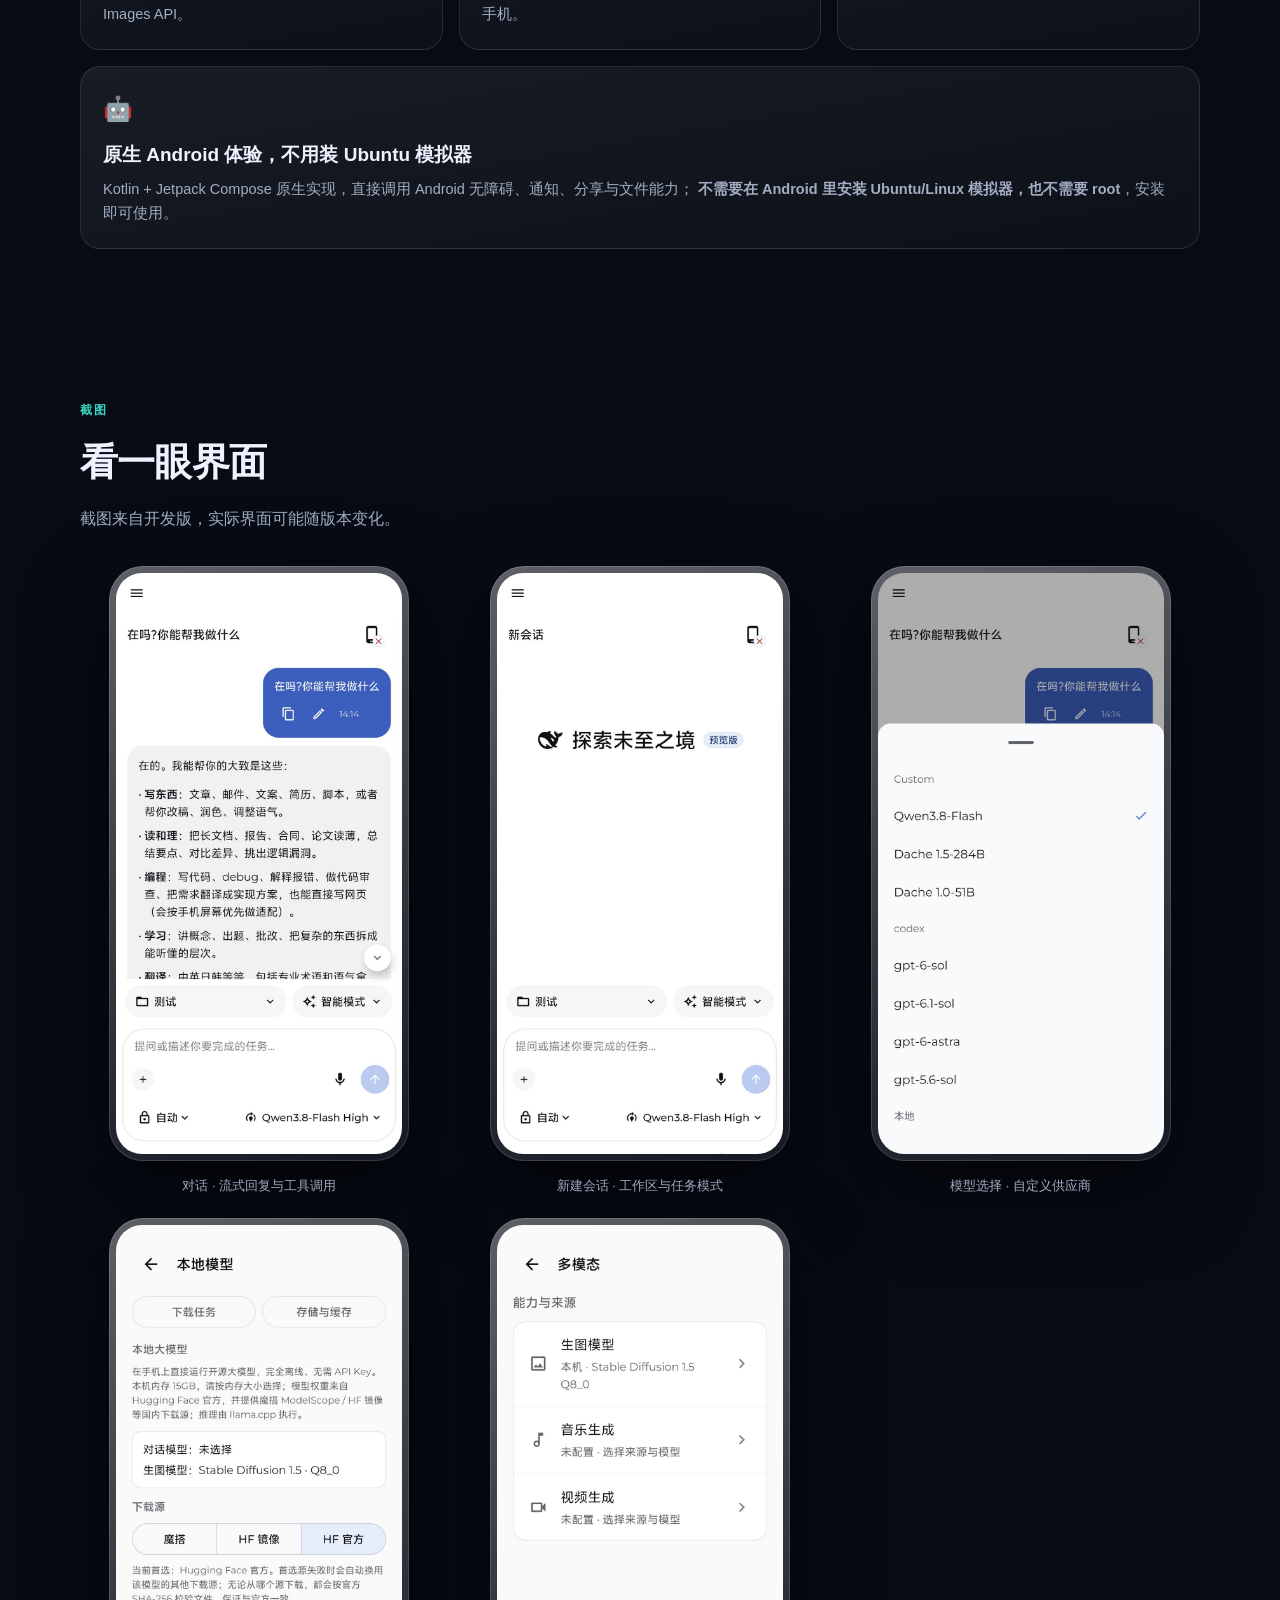
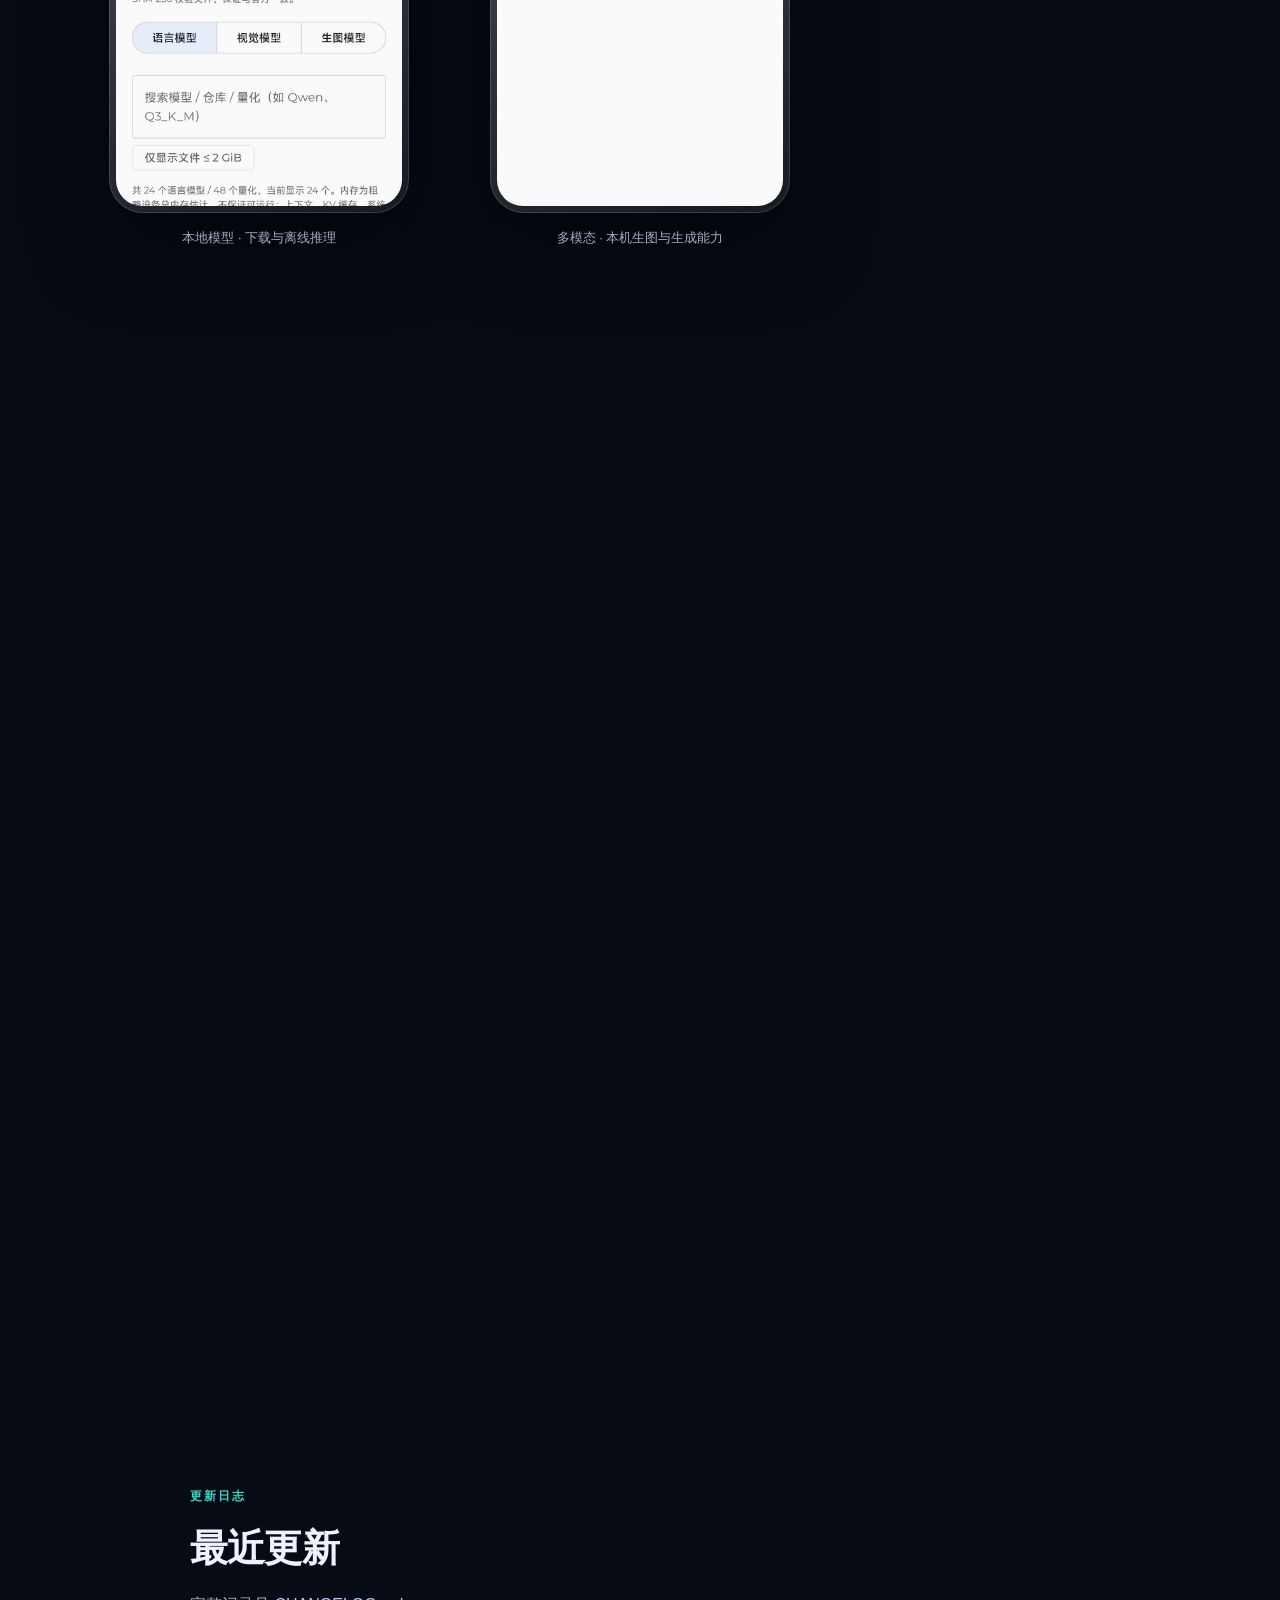
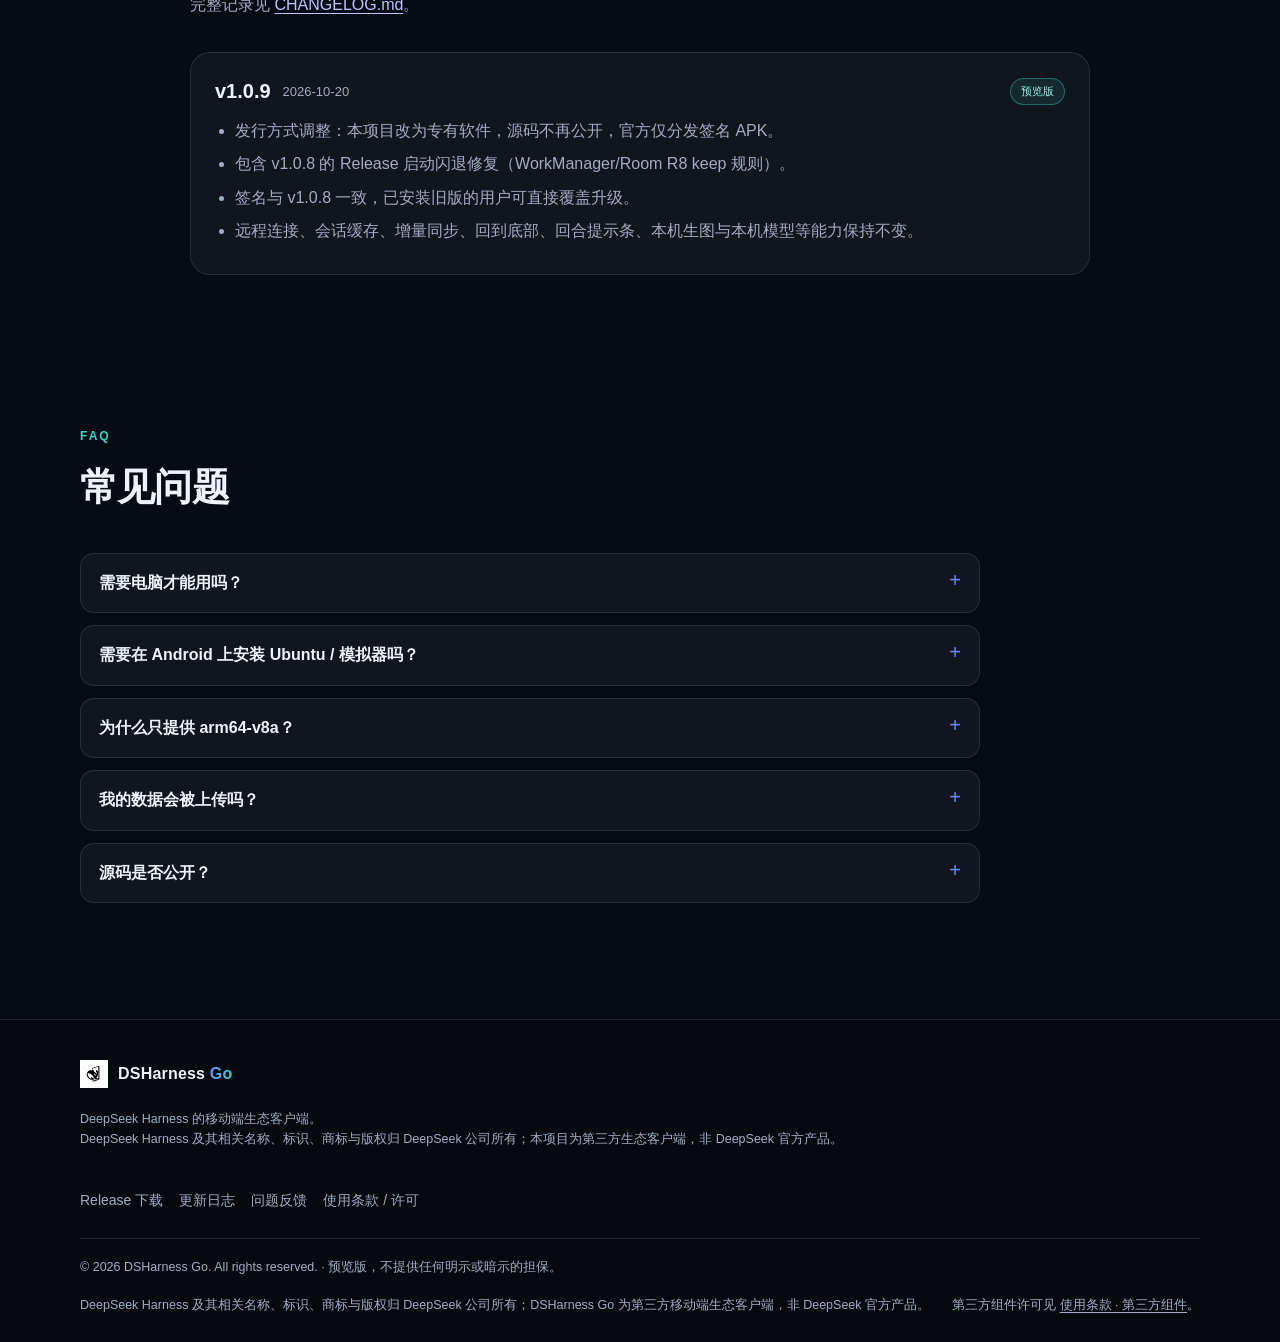
<file: legacy/index.html>
﻿<!doctype html>
<html lang="zh-CN">
<head>
  <meta charset="utf-8">
  <meta name="viewport" content="width=device-width, initial-scale=1, viewport-fit=cover">
  <meta name="robots" content="noindex">
  <title>DSHarness Go — 把 DeepSeek Harness 带到 Android 手机上</title>
  <meta name="description" content="DSHarness Go 是 DeepSeek Harness 的原生 Android 客户端（专有软件）：远程连接电脑端 DSH 继续对话，也可以脱离电脑使用自有 API 供应商、离线 GGUF 模型与本机生图。">
  <meta name="theme-color" content="#0b1220">
  <meta property="og:type" content="website">
  <meta property="og:title" content="DSHarness Go — DeepSeek Harness for Android">
  <meta property="og:description" content="原生 Android 客户端：远程连接电脑 DSH，或使用本地 API / 离线 GGUF 模型 / 本机生图。无需 Ubuntu 模拟器，无需 root。">
  <meta property="og:image" content="../assets/screenshots/home.jpg">
  <meta name="twitter:card" content="summary_large_image">
  <link rel="icon" href="../assets/logo.svg" type="image/svg+xml">
  <link rel="stylesheet" href="styles.css">
  <script>document.documentElement.classList.add('js')</script>
</head>
<body>
  <div style="position:relative;z-index:60;padding:10px 16px;text-align:center;font-size:13px;background:#fff8e6;color:#7a5b00;border-bottom:1px solid #f0e0b0;">这是 DSHarness Go 的旧版宣传页，最新版见 <a href="../index.html" style="color:#4d6bfe;text-decoration:underline;">新版首页</a>。</div>
  <a class="skip" href="#main">跳到主要内容</a>

  <header class="nav" id="nav">
    <div class="wrap nav-inner">
      <a class="brand" href="#top" aria-label="DSHarness Go 首页">
        <img src="../assets/logo.svg" alt="" width="28" height="28">
        <span>DSHarness <b>Go</b></span>
      </a>
      <nav class="nav-links" aria-label="主导航">
        <a href="#features">功能</a>
        <a href="#screens">截图</a>
        <a href="#start">快速开始</a>
        <a href="#changelog">更新日志</a>
        <a href="#faq">FAQ</a>
      </nav>
      <div class="nav-cta">
        <a class="btn btn-ghost" href="#changelog">更新日志</a>
        <a class="btn btn-primary" href="https://github.com/mionio233-collab/dsharness-go/releases" target="_blank" rel="noopener">下载</a>
      </div>
      <button class="nav-toggle" id="navToggle" aria-label="打开菜单" aria-expanded="false">
        <span></span><span></span><span></span>
      </button>
    </div>
  </header>

  <main id="main">
    <section class="hero" id="top">
      <div class="wrap hero-grid">
        <div class="hero-copy">
          <div class="pill">预览版 · Preview</div>
          <h1>把 <span class="grad">DeepSeek Harness</span><br>带到 Android 手机上</h1>
          <p class="lede">
            原生 Android 客户端。连接电脑端 DSH，在手机继续对话和处理任务；
            也可以完全脱离电脑，直接接入自己的 API 供应商、运行离线大模型、用本机模型生成图片。
          </p>
          <div class="cta-row">
            <a class="btn btn-primary btn-lg" href="https://github.com/mionio233-collab/dsharness-go/releases" target="_blank" rel="noopener">
              下载预览版 APK
            </a>
            <a class="btn btn-ghost btn-lg" href="#changelog">
              查看更新日志
            </a>
          </div>
          <ul class="badges" aria-label="特性标签">
            <li>原生 Kotlin · Compose</li>
            <li>无需 Ubuntu 模拟器</li>
            <li>无需 root</li>
            <li>arm64-v8a</li>
            <li>专有许可</li>
          </ul>
        </div>
        <div class="hero-visual">
          <div class="phone phone-lg">
            <img src="../assets/screenshots/home.jpg" alt="DSHarness Go 新建会话界面" loading="eager">
          </div>
          <div class="glow" aria-hidden="true"></div>
        </div>
      </div>
    </section>

    <div class="notice wrap" role="note">
      <strong>预览版声明：</strong>项目仍在快速开发，功能与界面可能变化；请勿用于关键生产场景。
    </div>

    <section class="section" id="features">
      <div class="wrap">
        <div class="section-head reveal">
          <p class="eyebrow">功能</p>
          <h2>一个 App，两种用法</h2>
          <p class="sub">连接电脑，或在手机上独立运行。</p>
        </div>
        <div class="cards">
          <article class="card reveal">
            <div class="icon">🖥️</div>
            <h3>远程连接电脑 DSH</h3>
            <p>局域网或同账号中继连接电脑端 DSH，随时继续桌面对话、查看任务进度，模型和项目上下文保持一致。</p>
          </article>
          <article class="card reveal">
            <div class="icon">🔌</div>
            <h3>本地 API 模式</h3>
            <p>不依赖电脑：手机直接接入 OpenAI / Anthropic 兼容供应商，或自定义 Base URL 与模型列表。</p>
          </article>
          <article class="card reveal">
            <div class="icon">🧠</div>
            <h3>离线 GGUF 大模型</h3>
            <p>内置 llama.cpp 端侧推理，可下载或导入 GGUF 模型，离线也能对话；支持视觉模型与多模态输入。</p>
          </article>
          <article class="card reveal">
            <div class="icon">🎨</div>
            <h3>本机生图</h3>
            <p>内置 stable-diffusion.cpp，可选择本机生图模型，图片生成不必经过云端；也支持自定义 Images API。</p>
          </article>
          <article class="card reveal">
            <div class="icon">📱</div>
            <h3>手机自动化 / 远程控制</h3>
            <p>基于 Android 无障碍服务的手机 Agent：观察界面、点击、输入、手势与截图，让模型替你操作手机。</p>
          </article>
          <article class="card reveal">
            <div class="icon">🧩</div>
            <h3>插件体系与扩展</h3>
            <p>支持 DSH Go 插件包（工作区、主题、技能等），像桌面端一样用插件扩展手机端能力。</p>
          </article>
          <article class="card reveal card-wide">
            <div class="icon">🤖</div>
            <h3>原生 Android 体验，不用装 Ubuntu 模拟器</h3>
            <p>Kotlin + Jetpack Compose 原生实现，直接调用 Android 无障碍、通知、分享与文件能力；
              <strong>不需要在 Android 里安装 Ubuntu/Linux 模拟器，也不需要 root</strong>，安装即可使用。</p>
          </article>
        </div>
      </div>
    </section>

    <section class="section" id="screens">
      <div class="wrap">
        <div class="section-head reveal">
          <p class="eyebrow">截图</p>
          <h2>看一眼界面</h2>
          <p class="sub">截图来自开发版，实际界面可能随版本变化。</p>
        </div>
        <div class="shots">
          <figure class="shot reveal">
            <div class="phone"><img src="../assets/screenshots/chat.jpg" alt="对话界面" loading="lazy"></div>
            <figcaption>对话 · 流式回复与工具调用</figcaption>
          </figure>
          <figure class="shot reveal">
            <div class="phone"><img src="../assets/screenshots/home.jpg" alt="新建会话界面" loading="lazy"></div>
            <figcaption>新建会话 · 工作区与任务模式</figcaption>
          </figure>
          <figure class="shot reveal">
            <div class="phone"><img src="../assets/screenshots/models.jpg" alt="模型选择界面" loading="lazy"></div>
            <figcaption>模型选择 · 自定义供应商</figcaption>
          </figure>
          <figure class="shot reveal">
            <div class="phone"><img src="../assets/screenshots/local-models.jpg" alt="本地模型界面" loading="lazy"></div>
            <figcaption>本地模型 · 下载与离线推理</figcaption>
          </figure>
          <figure class="shot reveal">
            <div class="phone"><img src="../assets/screenshots/multimodal.jpg" alt="多模态设置界面" loading="lazy"></div>
            <figcaption>多模态 · 本机生图与生成能力</figcaption>
          </figure>
        </div>
      </div>
    </section>

    <section class="section" id="start">
      <div class="wrap">
        <div class="section-head reveal">
          <p class="eyebrow">快速开始</p>
          <h2>三步开始用</h2>
        </div>
        <ol class="steps">
          <li class="reveal">
            <span class="step-no">1</span>
            <h3>安装 App</h3>
            <p>从 GitHub Releases 下载签名 APK，允许「安装未知来源应用」后安装。当前支持 arm64-v8a。</p>
          </li>
          <li class="reveal">
            <span class="step-no">2</span>
            <h3>选择使用方式</h3>
            <p>远程连接：在电脑端启用 DSH Go 互联插件，手机扫码或同账号配对；<br>
               独立使用：在「设置 → 手机端 API 服务」配置供应商，或下载本地模型。</p>
          </li>
          <li class="reveal">
            <span class="step-no">3</span>
            <h3>开始对话</h3>
            <p>新建会话即可聊天、调用工具、生图或让手机 Agent 执行任务。</p>
          </li>
        </ol>
      </div>
    </section>

    <section class="section download" id="download">
      <div class="wrap download-grid">
        <div class="download-copy reveal">
          <p class="eyebrow">下载</p>
          <h2>安装 DSHarness Go</h2>
          <p class="sub">预览版签名 APK，发布在 GitHub Releases；更新也通过 Release 分发。</p>
          <div class="download-actions">
            <a class="btn btn-primary btn-lg" href="https://github.com/mionio233-collab/dsharness-go/releases/latest" target="_blank" rel="noopener">前往 Release 下载</a>
            <a class="btn btn-ghost btn-lg" href="https://github.com/mionio233-collab/dsharness-go/blob/main/CHANGELOG.md" target="_blank" rel="noopener">查看更新日志</a>
          </div>
          <ul class="meta-list">
            <li><span>版本</span><b id="releaseVersion">v1.0.9（预览版）</b></li>
            <li><span>平台</span><b>Android 8.0+ · arm64-v8a</b></li>
            <li><span>大小</span><b>约 52.6 MB</b></li>
            <li><span>许可</span><b>专有许可（All rights reserved）</b></li>
            <li><span>SHA256</span><b class="hash" title="39ff21872e611383843279102c52e0a2aac3e58ce50b13d41dca8edfd05c63a8">39ff2187…63a8</b></li>
            <li><span>分发</span><b>GitHub Releases</b></li>
          </ul>
        </div>
        <div class="download-card reveal">
          <div class="app-id">
            <img src="../assets/logo.svg" alt="" width="56" height="56">
            <div>
              <strong>DSHarness Go</strong>
              <span>预览版 · 签名 APK</span>
            </div>
          </div>
          <p>首次安装后，按引导连接电脑端 DSH 或配置手机端 API 服务。</p>
          <a class="btn btn-primary btn-block" href="https://github.com/mionio233-collab/dsharness-go/releases/latest" target="_blank" rel="noopener">下载最新 APK</a>
          <p class="tiny">如果按钮无法下载，请打开 <a href="https://github.com/mionio233-collab/dsharness-go/releases" target="_blank" rel="noopener">Releases 页面</a> 手动选择 APK。</p>
        </div>
      </div>
    </section>

    <section class="section" id="changelog">
      <div class="wrap changelog-wrap">
        <div class="section-head reveal">
          <p class="eyebrow">更新日志</p>
          <h2>最近更新</h2>
          <p class="sub">完整记录见 <a href="../CHANGELOG.md">CHANGELOG.md</a>。</p>
        </div>
        <div class="clog reveal">
          <div class="clog-head">
            <h3>v1.0.9</h3>
            <time datetime="2026-10-20">2026-10-20</time>
            <span class="tag">预览版</span>
          </div>
          <ul>
            <li>发行方式调整：本项目改为专有软件，源码不再公开，官方仅分发签名 APK。</li>
            <li>包含 v1.0.8 的 Release 启动闪退修复（WorkManager/Room R8 keep 规则）。</li>
            <li>签名与 v1.0.8 一致，已安装旧版的用户可直接覆盖升级。</li>
            <li>远程连接、会话缓存、增量同步、回到底部、回合提示条、本机生图与本机模型等能力保持不变。</li>
          </ul>
        </div>
      </div>
    </section>

    <section class="section" id="faq">
      <div class="wrap">
        <div class="section-head reveal">
          <p class="eyebrow">FAQ</p>
          <h2>常见问题</h2>
        </div>
        <div class="faq reveal">
          <details>
            <summary>需要电脑才能用吗？</summary>
            <p>不需要。手机端可以独立使用自有 API 供应商，也可以下载本地 GGUF 模型离线推理。想继续电脑上的会话时再连接电脑端 DSH 即可。</p>
          </details>
          <details>
            <summary>需要在 Android 上安装 Ubuntu / 模拟器吗？</summary>
            <p>不需要。DSHarness Go 是原生 Android 应用，直接调用系统能力，无需 Linux 模拟器、无需 root。</p>
          </details>
          <details>
            <summary>为什么只提供 arm64-v8a？</summary>
            <p>端侧大模型与生图引擎依赖 arm64 原生库，当前仅打包 arm64-v8a；绝大多数近几年的 Android 手机都支持。</p>
          </details>
          <details>
            <summary>我的数据会被上传吗？</summary>
            <p>本地模型、本机生图与本地缓存都在设备上完成；使用远程供应商或连接电脑时，数据会发送到对应的服务商/电脑。账号与配对令牌仅保存在本机加密存储中。</p>
          </details>
          <details>
            <summary>源码是否公开？</summary>
            <p>DSHarness Go 为专有软件，源码不公开，官方仅分发签名 APK。使用前请阅读<a href="../terms.html">使用条款</a>。</p>
          </details>
        </div>
      </div>
    </section>
  </main>

  <footer class="footer">
    <div class="wrap footer-grid">
      <div>
        <a class="brand" href="#top">
          <img src="../assets/logo.svg" alt="" width="24" height="24">
          <span>DSHarness <b>Go</b></span>
        </a>
        <p class="tiny">DeepSeek Harness 的移动端生态客户端。<br>DeepSeek Harness 及其相关名称、标识、商标与版权归 DeepSeek 公司所有；本项目为第三方生态客户端，非 DeepSeek 官方产品。</p>
      </div>
      <div class="footer-links">
        <a href="https://github.com/mionio233-collab/dsharness-go/releases" target="_blank" rel="noopener">Release 下载</a>
        <a href="../CHANGELOG.md">更新日志</a>
        <a href="https://github.com/mionio233-collab/dsharness-go/issues" target="_blank" rel="noopener">问题反馈</a>
        <a href="../terms.html">使用条款 / 许可</a>
      </div>
    </div>
    <div class="wrap tiny footer-bottom">
      <span>© 2026 DSHarness Go. All rights reserved. · 预览版，不提供任何明示或暗示的担保。</span>
      <span>DeepSeek Harness 及其相关名称、标识、商标与版权归 DeepSeek 公司所有；DSHarness Go 为第三方移动端生态客户端，非 DeepSeek 官方产品。</span>
      <span>第三方组件许可见 <a href="./terms.html#third-party">使用条款 · 第三方组件</a>。</span>
    </div>
  </footer>

  <div class="lightbox" id="lightbox" hidden>
    <button class="lightbox-close" id="lightboxClose" aria-label="关闭">×</button>
    <img id="lightboxImg" alt="">
  </div>

  <script src="main.js" defer></script>
</body>
</html>
</file>
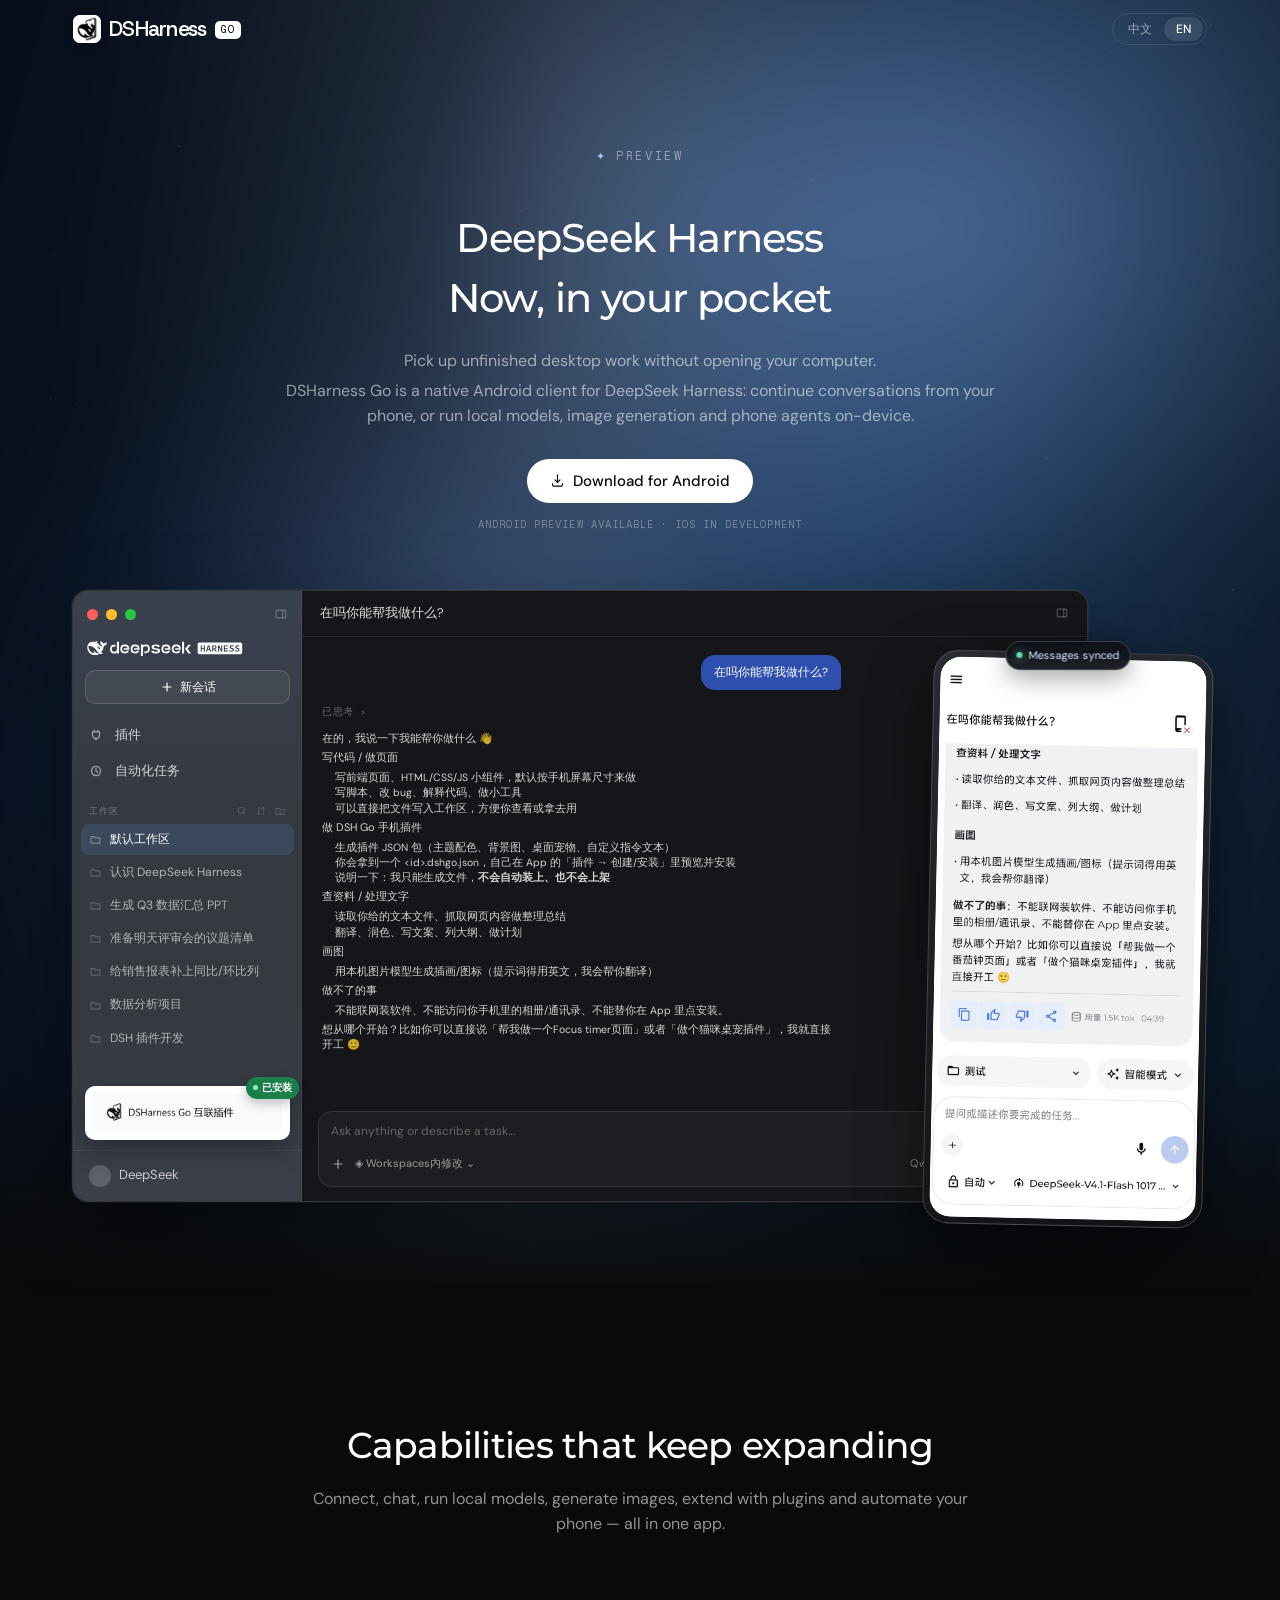
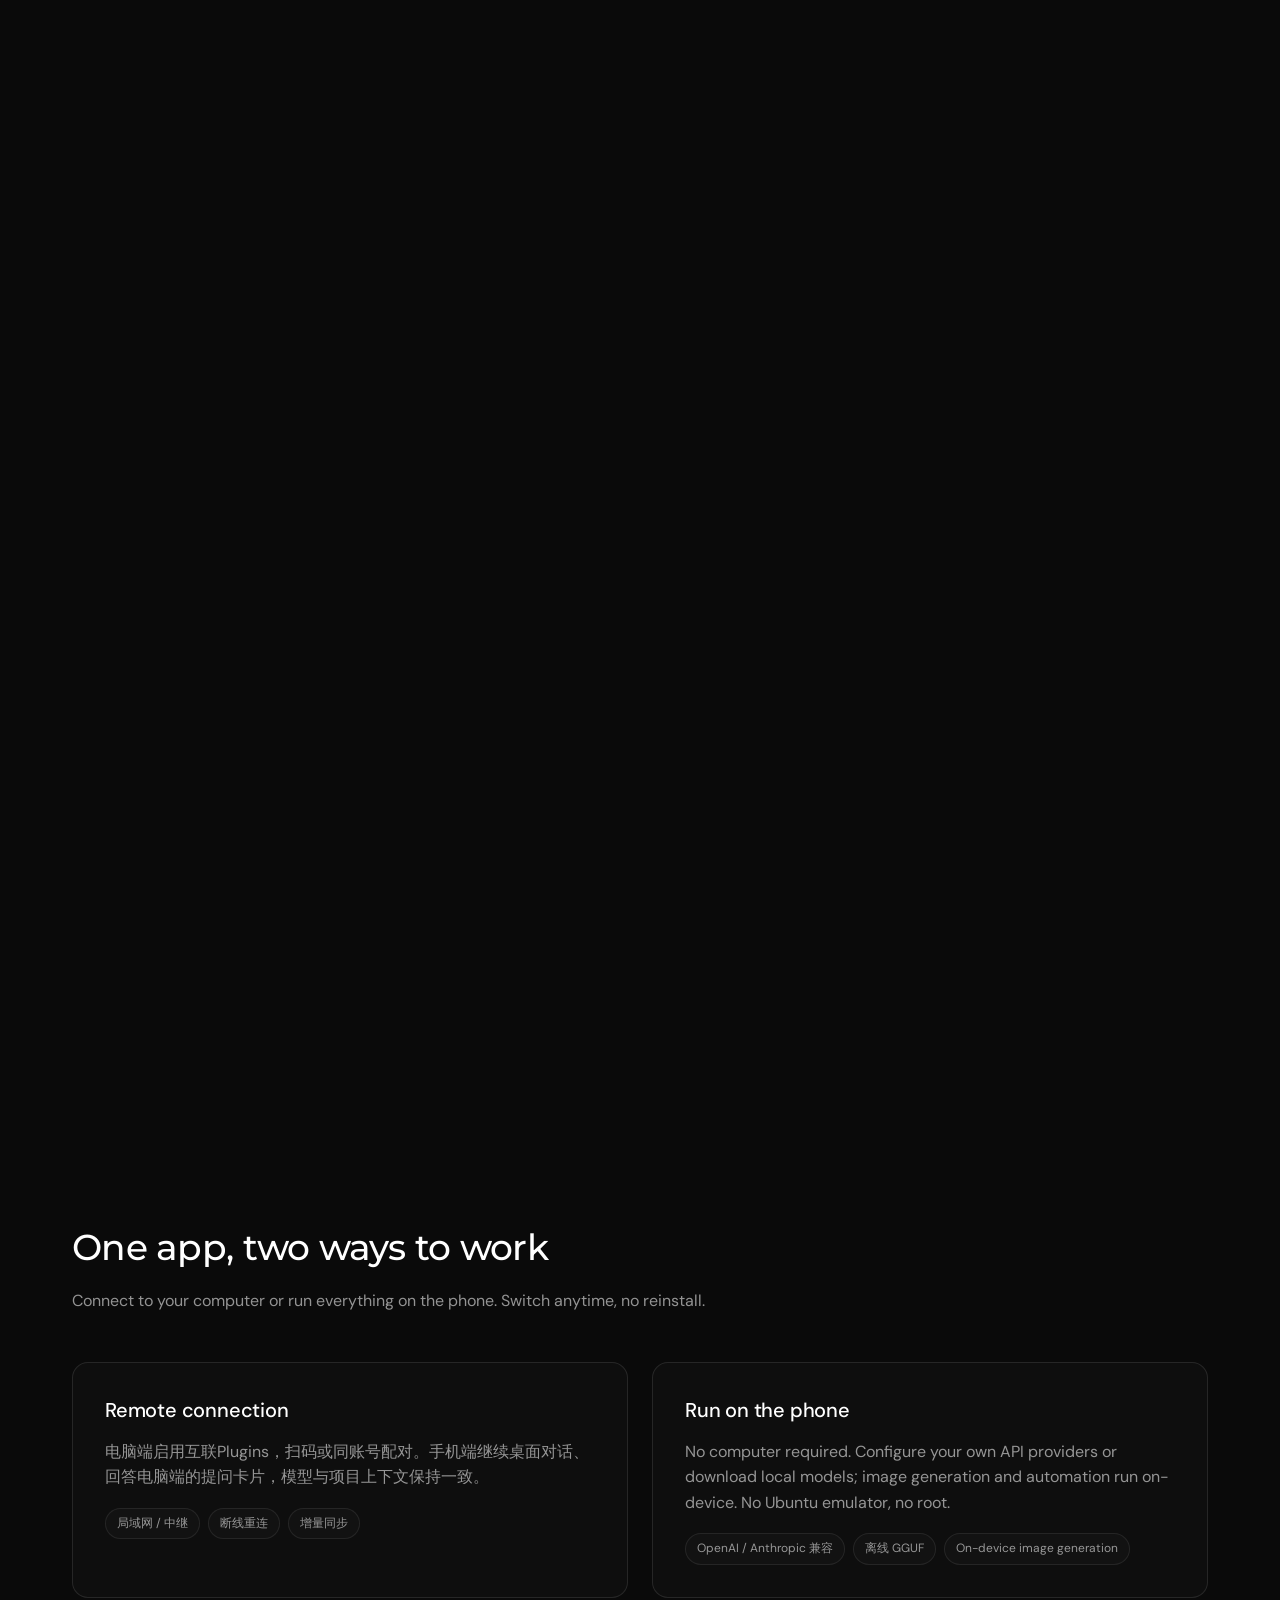
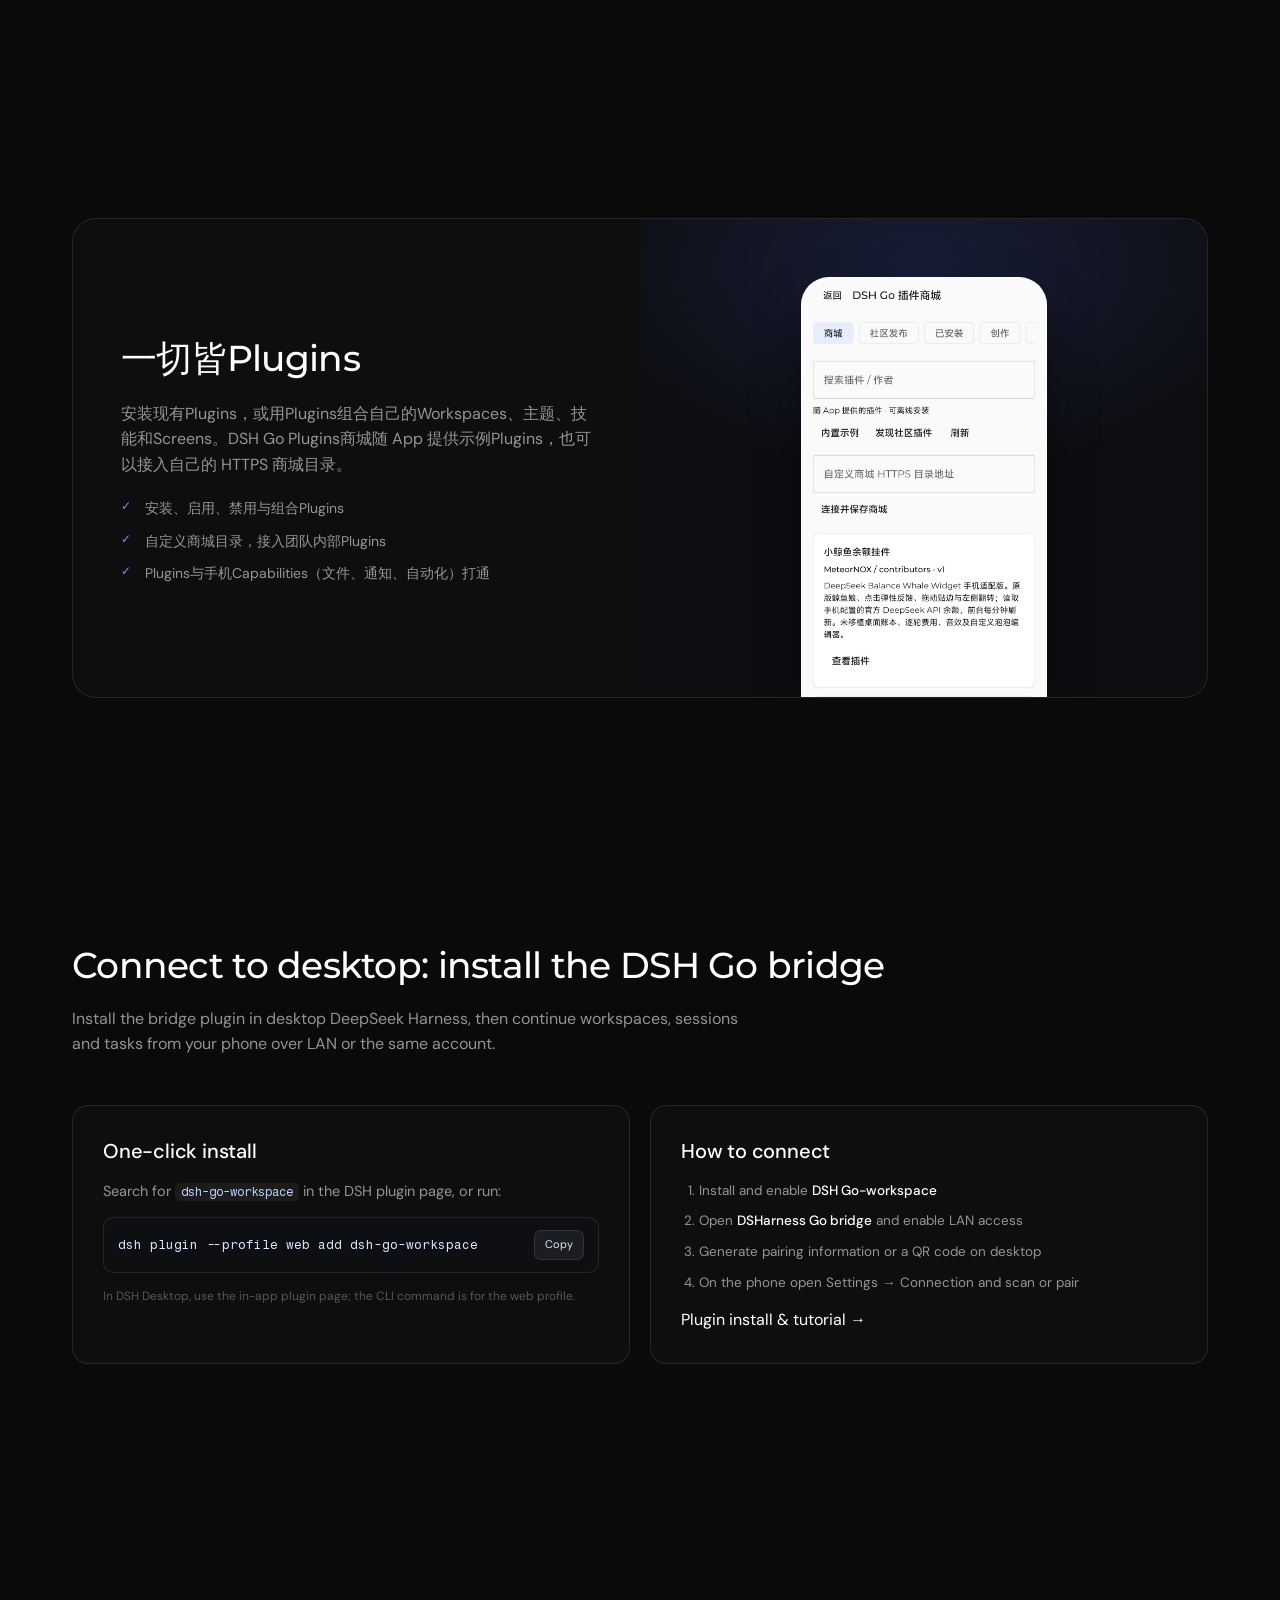
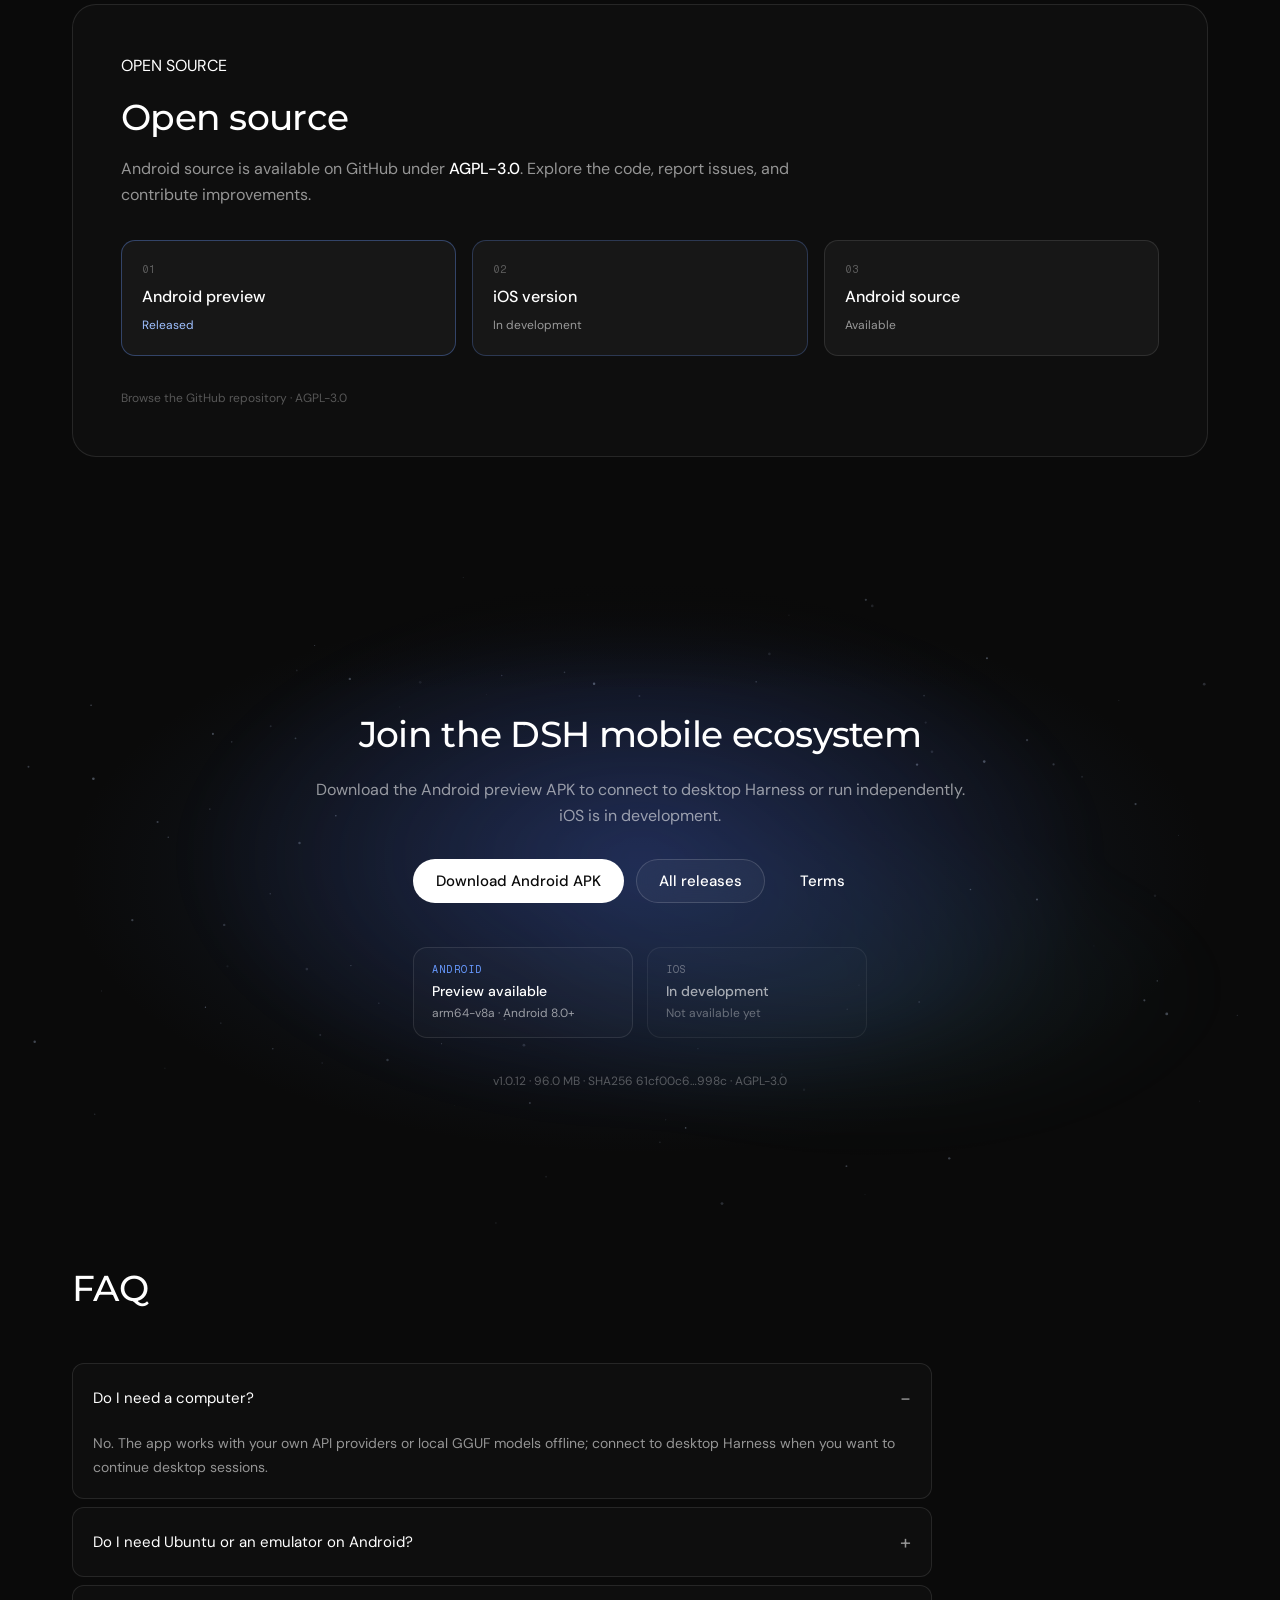
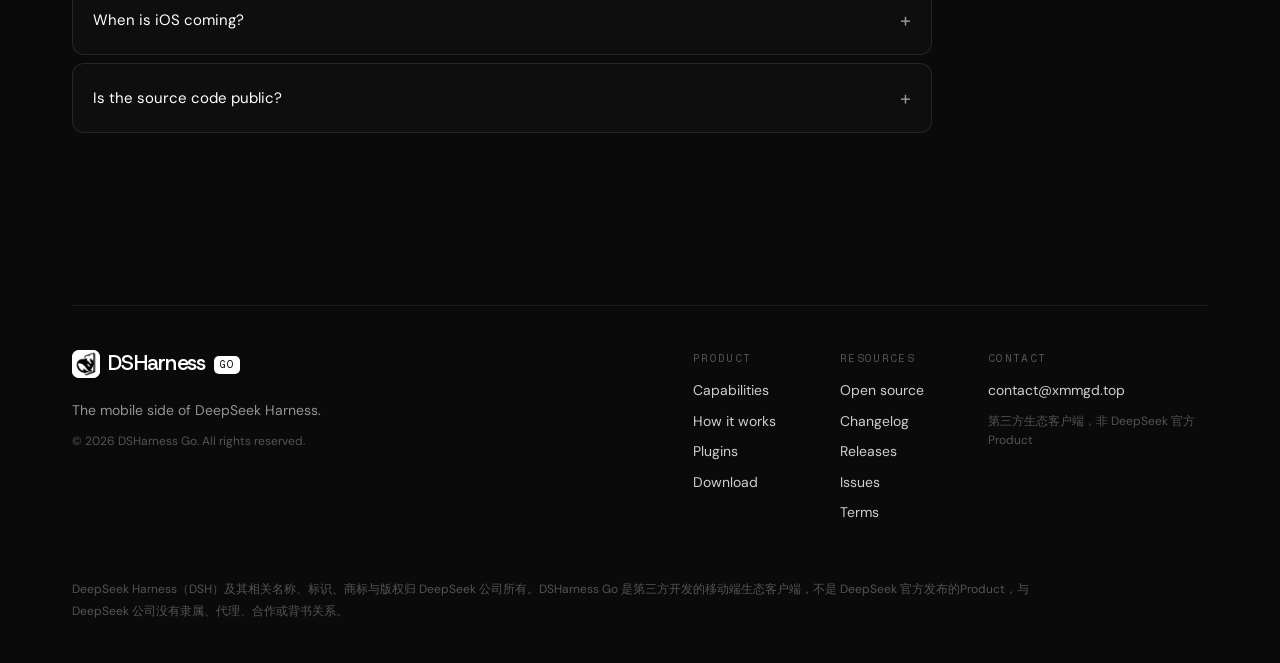
<file: en.html>
<!doctype html>
<html lang="en">
<head>
  <meta charset="utf-8">
  <meta name="viewport" content="width=device-width, initial-scale=1, viewport-fit=cover">
  <title>DSHarness Go — The mobile side of DeepSeek Harness</title>
  <meta name="description" content="DSHarness Go is the mobile client for DeepSeek Harness: continue desktop sessions from your phone, or run local API providers, offline GGUF models and on-device image generation. Native Android, no Ubuntu emulator, no root.">
  <meta name="theme-color" content="#0a0a0a">
  <link rel="canonical" href="https://dsharnessgo.top/en.html">
  <meta property="og:type" content="website">
  <meta property="og:url" content="https://dsharnessgo.top/en.html">
  <meta property="og:title" content="DSHarness Go — The mobile side of DeepSeek Harness">
  <meta property="og:description" content="DeepSeek Harness in your pocket: continue desktop sessions, or run local API / offline GGUF / on-device image generation.">
  <meta property="og:image" content="https://dsharnessgo.top/assets/screenshots/home.jpg">
  <meta name="twitter:card" content="summary_large_image">
  <link rel="icon" href="assets/app-icon-tile.png" type="image/png">
  <link rel="stylesheet" href="styles.css">
  <script>document.documentElement.classList.add('js')</script>
</head>
<body>
  <a class="skip" href="#main">跳到主要内容</a>

  <header class="site-header" id="siteHeader">
    <div class="header-bar" id="headerBar">
      <div class="header-left">
        <a class="brand" href="#top" aria-label="DSHarness Go 首页">
          <img class="brand-icon" src="assets/app-icon-tile.png" alt="" width="28" height="28">
          <span class="brand-name">DSHarness</span>
          <span class="brand-chip">GO</span>
        </a>
        <span class="preview-label scrolled-only">Preview</span>
      </div>
      <div class="header-actions">
        <a class="btn btn-secondary btn-github scrolled-only" href="https://github.com/mionio233-collab/dsharness-go" target="_blank" rel="noopener">
          <svg viewBox="0 0 24 24" aria-hidden="true"><path fill="currentColor" d="M12 .5A11.5 11.5 0 0 0 .5 12c0 5.08 3.29 9.39 7.86 10.91.58.1.79-.25.79-.55v-2.15c-3.2.7-3.88-1.36-3.88-1.36-.52-1.33-1.28-1.68-1.28-1.68-1.04-.72.08-.7.08-.7 1.15.08 1.76 1.18 1.76 1.18 1.03 1.76 2.7 1.25 3.36.96.1-.75.4-1.25.73-1.54-2.55-.29-5.24-1.28-5.24-5.7 0-1.26.45-2.29 1.18-3.1-.12-.29-.51-1.46.11-3.05 0 0 .97-.31 3.18 1.18a11.1 11.1 0 0 1 5.8 0c2.2-1.49 3.17-1.18 3.17-1.18.62 1.59.23 2.76.12 3.05.73.81 1.18 1.84 1.18 3.1 0 4.43-2.7 5.4-5.26 5.69.41.35.78 1.05.78 2.12v3.14c0 .3.2.66.8.55A11.5 11.5 0 0 0 23.5 12 11.5 11.5 0 0 0 12 .5z"/></svg>
          <span>GitHub</span>
        </a>
        <a class="btn btn-primary btn-download scrolled-only" href="https://github.com/mionio233-collab/dsharness-go/releases/download/v1.0.12/DSHarness-Go-v1.0.12-arm64-v8a.apk" data-apk-download>Download</a>
        <div class="locale-toggle top-only" role="group" aria-label="Language">
          <button type="button" class="locale-item" data-locale="zh">中文</button>
          <button type="button" class="locale-item is-active" data-locale="en">EN</button>
        </div>
        <button class="menu-toggle" id="menuToggle" aria-label="打开菜单" aria-expanded="false" aria-controls="mobileMenu">
          <span></span><span></span>
        </button>
      </div>
    </div>
    <div class="mobile-menu" id="mobileMenu" aria-hidden="true">
      <div class="mobile-menu-head">
        <a class="brand" href="#top">
          <img class="brand-icon" src="assets/app-icon-tile.png" alt="" width="26" height="26">
          <span class="brand-name">DSHarness</span>
          <span class="brand-chip">GO</span>
        </a>
        <button class="menu-close" id="menuClose" aria-label="关闭">×</button>
      </div>
      <nav class="mobile-menu-body">
        <a href="#features">Capabilities</a>
        <a href="#modes">How it works</a>
        <a href="#plugins">Plugins</a>
        <a href="#download">Download</a>
        <a href="#faq">FAQ</a>
        <a class="mobile-download" href="https://github.com/mionio233-collab/dsharness-go/releases/download/v1.0.12/DSHarness-Go-v1.0.12-arm64-v8a.apk" data-apk-download>Download Android APK</a>
      </nav>
      <div class="mobile-lang">
        <button type="button" class="locale-item is-active" data-locale="zh">中文</button>
        <button type="button" class="locale-item is-active" data-locale="en">EN</button>
      </div>
    </div>
  </header>

  <main id="main">
    <!-- HERO -->
    <section class="hero" id="top">
      <div class="hero-bg" aria-hidden="true"></div>
      <canvas class="hero-canvas" id="heroCanvas" aria-hidden="true"></canvas>
      <div class="hero-glow" aria-hidden="true"></div>
      <div class="ds-container hero-inner">
        <div class="hero-head">
          <span class="hero-eyebrow"><span class="spark" aria-hidden="true">✦</span>PREVIEW</span>
          <h1 class="hero-title"><span class="latin">DeepSeek Harness</span><br>Now, in your pocket</h1>
          <div class="hero-desc">
            <p>Pick up unfinished desktop work without opening your computer.</p>
            <p>DSHarness Go is a native Android client for DeepSeek Harness: continue conversations from your phone, or run local models, image generation and phone agents on-device.</p>
          </div>
          <a class="btn btn-primary btn-hero" href="https://github.com/mionio233-collab/dsharness-go/releases/download/v1.0.12/DSHarness-Go-v1.0.12-arm64-v8a.apk" data-apk-download>
            <svg viewBox="0 0 24 24" aria-hidden="true"><path fill="none" stroke="currentColor" stroke-width="1.8" stroke-linecap="round" stroke-linejoin="round" d="M12 3v12m0 0l-4-4m4 4l4-4M4 17v2a2 2 0 0 0 2 2h12a2 2 0 0 0 2-2v-2"/></svg>
            Download for Android
          </a>
          <p class="hero-note">Android preview available · iOS in development</p>
        </div>

        <div class="hero-preview">
          <div class="sync-scene">
            <div class="sync-desktop">
              <aside class="app-sidebar" aria-hidden="true">
                <div class="app-windowbar">
                  <span class="traffic"><i></i><i></i><i></i></span>
                  <span class="app-panel-icon"><svg viewBox="0 0 16 16" aria-hidden="true"><rect x="2.5" y="3.5" width="11" height="9" rx="1.5"/><path d="M10 3.5v9"/></svg></span>
                </div>
                <div class="native-brand">
                  <img class="native-logo" src="assets/deepseek-harness-logo.svg" alt="DeepSeek Harness">
                </div>
                <button class="app-newchat" type="button"><svg viewBox="0 0 16 16" aria-hidden="true"><path d="M8 3.5v9M3.5 8h9"/></svg> 新会话</button>
                <div class="app-nav">
                  <div class="app-nav-item"><span class="ai"><svg viewBox="0 0 16 16" aria-hidden="true"><path d="M6 2.5v2M10 2.5v2M4 4.5h8v3.5a4 4 0 0 1-8 0z"/><path d="M8 12v1.5"/></svg></span>插件</div>
                  <div class="app-nav-item"><span class="ai"><svg viewBox="0 0 16 16" aria-hidden="true"><circle cx="8" cy="8" r="5.2"/><path d="M8 5v3.3l2 1.2"/></svg></span>自动化任务</div>
                </div>
                <div class="app-ws-head"><span>工作区</span><span class="app-ws-icons"><svg viewBox="0 0 16 16" aria-hidden="true"><circle cx="7" cy="7" r="4"/><path d="M10 10l3 3"/></svg><svg viewBox="0 0 16 16" aria-hidden="true"><path d="M5 3v10M3 11l2 2 2-2M11 13V3M9 5l2-2 2 2"/></svg><svg viewBox="0 0 16 16" aria-hidden="true"><path d="M2.5 4.5h4l1.2 1.5h5.8v6.5h-11z"/><path d="M8 8.2v3M6.5 9.7h3"/></svg></span></div>
                <div class="app-ws active"><span><svg viewBox="0 0 16 16" aria-hidden="true"><path d="M2.5 4.5h4l1.2 1.5h5.8v6.5h-11z"/></svg></span> 默认工作区</div>
                <div class="app-ws"><span><svg viewBox="0 0 16 16" aria-hidden="true"><path d="M2.5 4.5h4l1.2 1.5h5.8v6.5h-11z"/></svg></span> 认识 DeepSeek Harness</div>
                <div class="app-ws"><span><svg viewBox="0 0 16 16" aria-hidden="true"><path d="M2.5 4.5h4l1.2 1.5h5.8v6.5h-11z"/></svg></span> 生成 Q3 数据汇总 PPT</div>
                <div class="app-ws"><span><svg viewBox="0 0 16 16" aria-hidden="true"><path d="M2.5 4.5h4l1.2 1.5h5.8v6.5h-11z"/></svg></span> 准备明天评审会的议题清单</div>
                <div class="app-ws"><span><svg viewBox="0 0 16 16" aria-hidden="true"><path d="M2.5 4.5h4l1.2 1.5h5.8v6.5h-11z"/></svg></span> 给销售报表补上同比/环比列</div>
                <div class="app-ws"><span><svg viewBox="0 0 16 16" aria-hidden="true"><path d="M2.5 4.5h4l1.2 1.5h5.8v6.5h-11z"/></svg></span> 数据分析项目</div>
                <div class="app-ws"><span><svg viewBox="0 0 16 16" aria-hidden="true"><path d="M2.5 4.5h4l1.2 1.5h5.8v6.5h-11z"/></svg></span> DSH 插件开发</div>
                <div class="sidebar-plugin">
                  <img src="assets/plugin-dsh-go.png" alt="DSHarness Go 互联插件">
                  <span class="plugin-installed"><i></i>已安装</span>
                </div>
                <div class="app-user"><span class="app-avatar"></span> DeepSeek</div>
              </aside>
              <div class="app-chat">
                <div class="app-chat-head">
                  <span>在吗你能帮我做什么?</span>
                  <span class="app-chat-icon"><svg viewBox="0 0 16 16" aria-hidden="true"><rect x="2.5" y="3.5" width="11" height="9" rx="1.5"/><path d="M10 3.5v9"/></svg></span>
                </div>
                <div class="app-chat-body native-chat">
                  <div class="app-msg-user">在吗你能帮我做什么?</div>
                  <div class="app-thinking">已思考 ›</div>
                  <div class="app-bot">
                    <p>在的，我说一下我能帮你做什么 👋</p>
                    <p class="app-sec">写代码 / 做页面</p>
                    <ul>
                      <li>写前端页面、HTML/CSS/JS 小组件，默认按手机屏幕尺寸来做</li>
                      <li>写脚本、改 bug、解释代码、做小工具</li>
                      <li>可以直接把文件写入工作区，方便你查看或拿去用</li>
                    </ul>
                    <p class="app-sec">做 DSH Go 手机插件</p>
                    <ul>
                      <li>生成插件 JSON 包（主题配色、背景图、桌面宠物、自定义指令文本）</li>
                      <li>你会拿到一个 &lt;id&gt;.dshgo.json，自己在 App 的「插件 → 创建/安装」里预览并安装</li>
                      <li>说明一下：我只能生成文件，<strong>不会自动装上、也不会上架</strong></li>
                    </ul>
                    <p class="app-sec">查资料 / 处理文字</p>
                    <ul>
                      <li>读取你给的文本文件、抓取网页内容做整理总结</li>
                      <li>翻译、润色、写文案、列大纲、做计划</li>
                    </ul>
                    <p class="app-sec">画图</p>
                    <ul>
                      <li>用本机图片模型生成插画/图标（提示词得用英文，我会帮你翻译）</li>
                    </ul>
                    <p class="app-sec">做不了的事</p>
                    <ul>
                      <li>不能联网装软件、不能访问你手机里的相册/通讯录、不能替你在 App 里点安装。</li>
                    </ul>
                    <p>想从哪个开始？比如你可以直接说「帮我做一个Focus timer页面」或者「做个猫咪桌宠插件」，我就直接开工 🙂</p>
                  </div>
                </div>
                <div class="app-input">
                  <div class="app-input-ph">Ask anything or describe a task…</div>
                  <div class="app-input-row">
                    <span class="app-plus"><svg viewBox="0 0 16 16" aria-hidden="true"><path d="M8 3.5v9M3.5 8h9"/></svg></span>
                    <span class="app-shield">◈ Workspaces内修改 ⌄</span>
                    <span class="app-model">Qwen3.8-Flash High ⌄</span>
                    <span class="app-send">↑</span>
                  </div>
                </div>
              </div>
            </div>
            <div class="sync-phone">
              <div class="sync-phone-frame"><img src="assets/screenshots/phone-native.jpg" alt="DSH Go phone view" loading="eager"></div>
              <div class="sync-badge"><i></i>Messages synced</div>
            </div>
          </div>
        </div>
      </div>
    </section>

<section class="section" id="features">
      <div class="ds-container">
        <div class="section-heading center">
          <h2 class="heading1">Capabilities that keep expanding</h2>
          <p class="body-desc">Connect, chat, run local models, generate images, extend with plugins and automate your phone — all in one app.</p>
        </div>

        <div class="cap-grid cap-grid-motion">
          <article class="cap-card cap-card-motion" data-motion-card>
            <div class="cap-copy">
              <p class="cap-kicker">01 / Connect</p>
              <h3 class="subtitle">Continue desktop work</h3>
              <p class="body-desc">Connect to Harness on your computer over LAN or the same account. Confirm model questions on your phone, keep tasks running and sync the task list in real time with the same model and project context.</p>
            </div>
            <div class="motion-stage">
              <div class="scene scene-remote" aria-hidden="true">
                <div class="sr-glow"></div>
                <div class="sr-desk">
                  <div class="sr-bar">
                    <span class="sr-dots"><i></i><i></i><i></i></span>
                    <span class="sr-title">DeepSeek Harness</span>
                    <span class="sr-tag">Desktop</span>
                  </div>
                  <div class="sr-desk-body">
                    <div class="sr-side">
                      <span class="sr-line w70"></span>
                      <span class="sr-line w50"></span>
                      <span class="sr-ws">默认工作区</span>
                      <span class="sr-line w80"></span>
                      <span class="sr-line w65"></span>
                      <span class="sr-line w75"></span>
                    </div>
                    <div class="sr-chat">
                      <div class="sr-bubble sr-user">Turn last week's notes into a report</div>
                      <div class="sr-bubble sr-bot"><span class="sr-lines"><i></i><i></i><i></i></span></div>
                      <div class="sr-question">
                        <div class="sr-qhead"><i></i>Needs your confirmation</div>
                        <p>Continue the report and sync to phone?</p>
                        <div class="sr-qbtns"><span class="sr-yes">Continue</span><span>Later</span></div>
                        <b class="sr-answered">Confirmed</b>
                      </div>
                      <div class="sr-tasks">
                        <div class="sr-trow is-done"><i></i><span>Collect notes</span><em>Done</em></div>
                        <div class="sr-trow is-active"><i></i><span>Generate report</span><em>In progress</em></div>
                        <div class="sr-trow is-sync"><i></i><span>Sync to phone</span><em>Live</em></div>
                      </div>
                    </div>
                  </div>
                </div>
                <div class="sr-beam"><i></i></div>
                <div class="sr-phone">
                  <div class="sr-notch"></div>
                  <div class="sr-pscreen">
                    <div class="sr-phead">DSHarness Go <span class="sr-conn">Connected</span></div>
                    <div class="sr-notify">
                      <div class="sr-nhead">Desktop asks to continue</div>
                      <p>Continue and sync the report?</p>
                      <span class="sr-pconfirm">Confirm</span>
                      <span class="sr-pdone">Confirmed</span>
                    </div>
                    <div class="sr-ptasks">
                      <div class="sr-ptrow"><i></i><span>Collect notes</span><em>Done</em></div>
                      <div class="sr-ptrow"><i></i><span>Generate report</span><em>In progress</em></div>
                      <div class="sr-ptrow"><i></i><span>Sync task list</span><em>Live</em></div>
                    </div>
                    <div class="sr-pinput">Message…</div>
                    <div class="sr-syncbadge">Live task sync</div>
                  </div>
                  <span class="sr-tap"></span>
                </div>
                <span class="sr-float sr-float-a">Same workspace</span>
                <span class="sr-float sr-float-b">Live task sync</span>
              </div>
              <button class="motion-pause" type="button" data-motion-toggle aria-label="Pause motion">
                <svg class="icon-pause" viewBox="0 0 16 16" aria-hidden="true"><path d="M5.5 3.5v9M10.5 3.5v9"/></svg>
                <svg class="icon-play" viewBox="0 0 16 16" aria-hidden="true"><path d="M5 3.5l7 4.5-7 4.5z" fill="currentColor" stroke="none"/></svg>
              </button>
              <span class="motion-label">Motion demo</span>
            </div>
          </article>

          <article class="cap-card cap-card-motion" data-motion-card>
            <div class="cap-copy">
              <p class="cap-kicker">02 / Local</p>
              <h3 class="subtitle">Offline GGUF models</h3>
              <p class="body-desc">Built-in llama.cpp inference. Download or import GGUF models and chat without a network; vision and multimodal input supported.</p>
            </div>
            <div class="motion-stage">
              <div class="scene scene-local" aria-hidden="true">
                <div class="sl-glow"></div>
                <div class="sl-phone">
                  <div class="sl-head"><span>Local model</span><span class="sl-offline">Airplane mode</span></div>
                  <div class="sl-model">
                    <div class="sl-model-top"><b>Llama 3.2 3B</b><span>GGUF</span></div>
                    <div class="sl-bar"><i></i></div>
                    <div class="sl-meta"><span>On-device · Ready</span><b>100%</b></div>
                  </div>
                  <div class="sl-chat">
                    <div class="sl-msg sl-msg-user">Summarize these meeting notes</div>
                    <div class="sl-msg sl-msg-bot"><i></i><i></i><i></i><i></i></div>
                  </div>
                  <div class="sl-foot"><span class="sl-local-badge">On-device</span><span class="sl-speed">18 tok/s</span></div>
                </div>
                <div class="sl-pill">Works offline</div>
                <div class="sl-chip sl-chip-a">GGUF imported</div>
                <div class="sl-chip sl-chip-b">No network needed</div>
              </div>
              <button class="motion-pause" type="button" data-motion-toggle aria-label="Pause motion">
                <svg class="icon-pause" viewBox="0 0 16 16" aria-hidden="true"><path d="M5.5 3.5v9M10.5 3.5v9"/></svg>
                <svg class="icon-play" viewBox="0 0 16 16" aria-hidden="true"><path d="M5 3.5l7 4.5-7 4.5z" fill="currentColor" stroke="none"/></svg>
              </button>
              <span class="motion-label">Motion demo</span>
            </div>
          </article>

          <article class="cap-card cap-card-motion" data-motion-card>
            <div class="cap-copy">
              <p class="cap-kicker">03 / Create</p>
              <h3 class="subtitle">On-device image generation</h3>
              <p class="body-desc">Built-in stable-diffusion.cpp generates images entirely on the phone; OpenAI Images-compatible endpoints are also supported, so images never need to leave the device.</p>
            </div>
            <div class="motion-stage">
              <div class="scene scene-image" aria-hidden="true">
                <div class="si-glow"></div>
                <div class="si-top">
                  <span class="si-prompt"><span class="si-typing">An astronaut cat, cinematic</span><i class="si-caret"></i></span>
                  <span class="si-btn">Generate</span>
                </div>
                <div class="si-grid">
                  <i class="si-tile t1"></i><i class="si-tile t2"></i><i class="si-tile t3"></i><i class="si-tile t4"></i>
                </div>
                <div class="si-steps"><i></i><i></i><i></i><i></i></div>
                <div class="si-badge">On-device · not uploaded</div>
              </div>
              <button class="motion-pause" type="button" data-motion-toggle aria-label="Pause motion">
                <svg class="icon-pause" viewBox="0 0 16 16" aria-hidden="true"><path d="M5.5 3.5v9M10.5 3.5v9"/></svg>
                <svg class="icon-play" viewBox="0 0 16 16" aria-hidden="true"><path d="M5 3.5l7 4.5-7 4.5z" fill="currentColor" stroke="none"/></svg>
              </button>
              <span class="motion-label">Motion demo</span>
            </div>
          </article>

          <article class="cap-card cap-card-motion" data-motion-card>
            <div class="cap-copy">
              <p class="cap-kicker">04 / Automation</p>
              <h3 class="subtitle">Phone Agent</h3>
              <p class="body-desc">Android Accessibility + any LLM: observe, tap, type, gesture and capture; let the AI order food, download apps and operate your phone. Sensitive pages are never uploaded.</p>
            </div>
            <div class="motion-stage">
              <div class="scene scene-agent" aria-hidden="true">
                <div class="sa-glow"></div>
                <div class="sa-model"><i></i>Any model <span>⌄</span></div>
                <div class="sa-phone">
                  <div class="sa-notch"></div>
                  <div class="sa-screen">
                    <div class="sa-status"><span>9:41</span><span class="sa-authed">Accessibility on</span></div>
                    <div class="sa-appbar">AI in control</div>
                    <div class="sa-view sa-view-food">
                      <div class="sa-app-title">Food</div>
                      <div class="sa-food-card"><i></i><div><b>Beef noodles</b><span>¥28 · 25 min</span></div><em>Select</em></div>
                      <div class="sa-order-btn">Place order</div>
                    </div>
                    <div class="sa-view sa-view-store">
                      <div class="sa-app-title">App Store</div>
                      <div class="sa-dl-card"><i></i><div><b>Focus timer</b><span>Downloading</span></div><em>72%</em></div>
                      <div class="sa-dlbar"><i></i></div>
                    </div>
                    <div class="sa-hl sa-hl-1"></div>
                    <div class="sa-hl sa-hl-2"></div>
                    <div class="sa-cursor"></div>
                    <div class="sa-ripple"></div>
                  </div>
                </div>
                <div class="sa-panel">
                  <div class="sa-panel-head">Agent running</div>
                  <div class="sa-step"><b>01</b><span>Open food app</span><i></i></div>
                  <div class="sa-step"><b>02</b><span>Pick food & order</span><i></i></div>
                  <div class="sa-step"><b>03</b><span>Install app</span><i></i></div>
                </div>
                <div class="sa-toast">Order placed</div>
                <div class="sa-shield">Sensitive pages skipped</div>
                <div class="sa-chip sa-chip-a">点Food</div>
                <div class="sa-chip sa-chip-b">Install app</div>
              </div>
              <button class="motion-pause" type="button" data-motion-toggle aria-label="Pause motion">
                <svg class="icon-pause" viewBox="0 0 16 16" aria-hidden="true"><path d="M5.5 3.5v9M10.5 3.5v9"/></svg>
                <svg class="icon-play" viewBox="0 0 16 16" aria-hidden="true"><path d="M5 3.5l7 4.5-7 4.5z" fill="currentColor" stroke="none"/></svg>
              </button>
              <span class="motion-label">Motion demo</span>
            </div>
          </article>
        </div>
      </div>
    </section>
    <!-- MODES -->
    <section class="section section-tight" id="modes">
      <div class="ds-container">
        <div class="section-heading">
          <h2 class="heading1">One app, two ways to work</h2>
          <p class="body-desc">Connect to your computer or run everything on the phone. Switch anytime, no reinstall.</p>
        </div>
        <div class="mode-grid">
          <article class="mode-card">
            <h3 class="subtitle">Remote connection</h3>
            <p class="body-desc">电脑端启用互联Plugins，扫码或同账号配对。手机端继续桌面对话、回答电脑端的提问卡片，模型与项目上下文保持一致。</p>
            <div class="mode-chips">
              <span>局域网 / 中继</span><span>断线重连</span><span>增量同步</span>
            </div>
          </article>
          <article class="mode-card">
            <h3 class="subtitle">Run on the phone</h3>
            <p class="body-desc">No computer required. Configure your own API providers or download local models; image generation and automation run on-device. No Ubuntu emulator, no root.</p>
            <div class="mode-chips">
              <span>OpenAI / Anthropic 兼容</span><span>离线 GGUF</span><span>On-device image generation</span>
            </div>
          </article>
        </div>
      </div>
    </section>

    <!-- PLUGINS SHOWCASE -->
    <section class="section" id="plugins">
      <div class="ds-container">
        <article class="showcase-card">
          <div class="showcase-copy">
            <h2 class="heading1">一切皆Plugins</h2>
            <p class="body-desc">安装现有Plugins，或用Plugins组合自己的Workspaces、主题、技能和Screens。DSH Go Plugins商城随 App 提供示例Plugins，也可以接入自己的 HTTPS 商城目录。</p>
            <ul class="check-list">
              <li>安装、启用、禁用与组合Plugins</li>
              <li>自定义商城目录，接入团队内部Plugins</li>
              <li>Plugins与手机Capabilities（文件、通知、自动化）打通</li>
            </ul>
          </div>
          <figure class="showcase-media">
            <div class="showcase-phone"><img src="assets/screenshots/plugins.jpg" alt="DSH Go Plugins商城" loading="lazy"></div>
          </figure>
        </article>
      </div>
    </section>

    <!-- CONNECT PLUGIN -->
    <section class="section" id="connect">
      <div class="ds-container">
        <div class="section-heading">
          <h2 class="heading1">Connect to desktop: install the DSH Go bridge</h2>
          <p class="body-desc">Install the bridge plugin in desktop DeepSeek Harness, then continue workspaces, sessions and tasks from your phone over LAN or the same account.</p>
        </div>
        <div class="connect-grid">
          <div class="connect-card">
            <h3 class="subtitle">One-click install</h3>
            <p class="body-desc">Search for <code>dsh-go-workspace</code> in the DSH plugin page, or run:</p>
            <div class="code-block">
              <code id="pluginInstallCmd">dsh plugin --profile web add dsh-go-workspace</code>
              <button class="copy-btn" id="copyInstallCmd" type="button">Copy</button>
            </div>
            <p class="connect-note">In DSH Desktop, use the in-app plugin page; the CLI command is for the web profile.</p>
          </div>
          <div class="connect-card">
            <h3 class="subtitle">How to connect</h3>
            <ol class="steps-list">
              <li>Install and enable <b>DSH Go-workspace</b></li>
              <li>Open <b>DSHarness Go bridge</b> and enable LAN access</li>
              <li>Generate pairing information or a QR code on desktop</li>
              <li>On the phone open Settings → Connection and scan or pair</li>
            </ol>
            <a class="text-link" href="https://xiamen-menggenda-technology-co-ltd.github.io/DSH-Go-workspace-site/" target="_blank" rel="noopener">Plugin install &amp; tutorial <span>→</span></a>
          </div>
        </div>
      </div>
    </section>

    <!-- OPEN SOURCE PLAN -->
    <section class="section" id="open-source">
      <div class="ds-container">
        <div class="os-card">
          <div class="os-head">
            <p class="eyebrow">OPEN SOURCE</p>
            <h2 class="heading1">Open source</h2>
            <p class="body-desc">Android source is available on GitHub under <strong>AGPL-3.0</strong>. Explore the code, report issues, and contribute improvements.</p>
          </div>
          <ol class="os-timeline">
            <li class="is-done"><span>01</span><b>Android preview</b><em>Released</em></li>
            <li class="is-now"><span>02</span><b>iOS version</b><em>In development</em></li>
            <li><span>03</span><b>Android source</b><em>Available</em></li>
          </ol>
          <p class="os-note"><a href="https://github.com/mionio233-collab/dsharness-go">Browse the GitHub repository</a> · AGPL-3.0</p>
        </div>
      </div>
    </section>

    <!-- JOIN / DOWNLOAD -->
    <section class="join" id="download">
      <canvas class="join-canvas" id="joinCanvas" aria-hidden="true"></canvas>
      <div class="join-glow" aria-hidden="true"></div>
      <div class="ds-container join-inner">
        <h2 class="heading1">Join the DSH mobile ecosystem</h2>
        <p class="body-desc join-desc">Download the Android preview APK to connect to desktop Harness or run independently. iOS is in development.</p>
        <div class="join-actions">
          <a class="btn btn-primary btn-lg" href="https://github.com/mionio233-collab/dsharness-go/releases/download/v1.0.12/DSHarness-Go-v1.0.12-arm64-v8a.apk" data-apk-download>Download Android APK</a>
          <a class="btn btn-secondary btn-lg" href="https://github.com/mionio233-collab/dsharness-go/releases" target="_blank" rel="noopener">All releases</a>
          <a class="btn btn-ghost btn-lg" href="./terms.html">Terms</a>
        </div>
        <div class="join-platforms">
          <div class="platform"><span class="platform-k">ANDROID</span><b>Preview available</b><span>arm64-v8a · Android 8.0+</span></div>
          <div class="platform platform-soon"><span class="platform-k">IOS</span><b>In development</b><span>Not available yet</span></div>
        </div>
        <p class="join-meta">v1.0.12 · 96.0 MB · SHA256 61cf00c6…998c · AGPL-3.0</p>
      </div>
    </section>

    <!-- FAQ -->
    <section class="section section-faq" id="faq">
      <div class="ds-container">
        <div class="section-heading">
          <h2 class="heading1">FAQ</h2>
        </div>
        <div class="faq-list">
          <details open>
            <summary>Do I need a computer?</summary>
            <p>No. The app works with your own API providers or local GGUF models offline; connect to desktop Harness when you want to continue desktop sessions.</p>
          </details>
          <details>
            <summary>Do I need Ubuntu or an emulator on Android?</summary>
            <p>No. DSHarness Go is a native Android app that uses system APIs directly. No Linux emulator and no root required.</p>
          </details>
          <details>
            <summary>When is iOS coming?</summary>
            <p>iOS 版本仍在开发中，Not available yet。发布后会在Download页和 GitHub Releases 公布。</p>
          </details>
          <details>
            <summary>Is the source code public?</summary>
            <p>Android source is available on GitHub under <strong>AGPL-3.0</strong>. Explore the code, report issues, and contribute improvements.</p>
          </details>
        </div>
      </div>
    </section>
  </main>

  <footer class="footer">
    <div class="ds-container footer-inner">
      <div class="footer-rule"></div>
      <div class="footer-main">
        <div class="footer-brand">
          <a class="brand" href="#top">
            <img class="brand-icon" src="assets/app-icon-tile.png" alt="" width="26" height="26">
            <span class="brand-name">DSHarness</span>
            <span class="brand-chip">GO</span>
          </a>
          <p class="body-desc">The mobile side of DeepSeek Harness.</p>
          <p class="footer-copy">© 2026 DSHarness Go. All rights reserved.</p>
        </div>
        <div class="footer-links">
          <div class="footer-col">
            <h4>Product</h4>
            <a href="#features">Capabilities</a>
            <a href="#modes">How it works</a>
            <a href="#plugins">Plugins</a>
            <a href="#download">Download</a>
          </div>
          <div class="footer-col">
            <h4>Resources</h4>
            <a href="#open-source">Open source</a>
            <a href="./CHANGELOG.md">Changelog</a>
            <a href="https://github.com/mionio233-collab/dsharness-go/releases" target="_blank" rel="noopener">Releases</a>
            <a href="https://github.com/mionio233-collab/dsharness-go/issues" target="_blank" rel="noopener">Issues</a>
            <a href="./terms.html">Terms</a>
          </div>
          <div class="footer-col">
            <h4>Contact</h4>
            <a href="mailto:contact@xmmgd.top">contact@xmmgd.top</a>
            <span class="footer-note">第三方生态客户端，非 DeepSeek 官方Product</span>
          </div>
        </div>
      </div>
      <p class="footer-legal">DeepSeek Harness（DSH）及其相关名称、标识、商标与版权归 DeepSeek 公司所有。DSHarness Go 是第三方开发的移动端生态客户端，不是 DeepSeek 官方发布的Product，与 DeepSeek 公司没有隶属、代理、合作或背书关系。</p>
    </div>
  </footer>

  <script src="download.js" defer></script>
  <script src="main.js" defer></script>
</body>
</html>
</file>
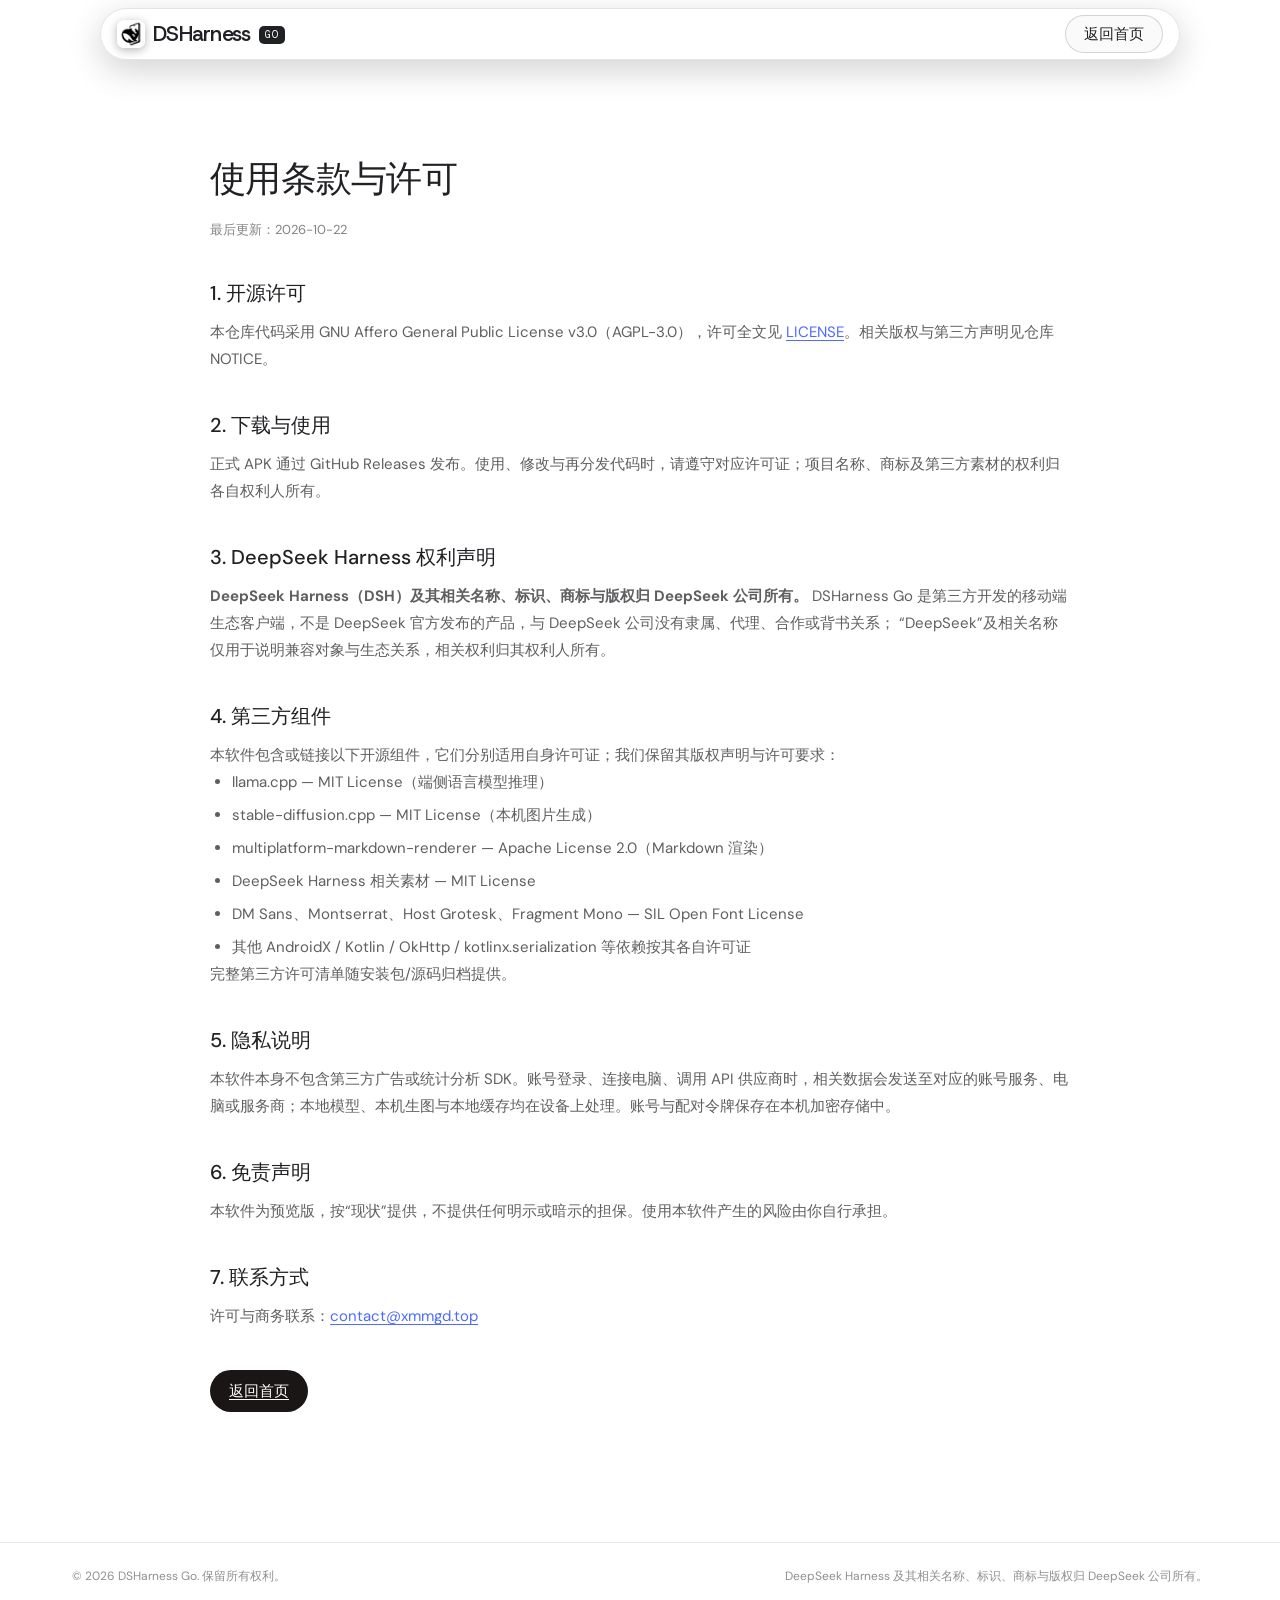
<file: terms.html>
<!doctype html>
<html lang="zh-CN">
<head>
  <meta charset="utf-8">
  <meta name="viewport" content="width=device-width, initial-scale=1, viewport-fit=cover">
  <title>使用条款与许可 · DSHarness Go</title>
  <meta name="description" content="DSHarness Go 使用条款、开源许可、DeepSeek Harness 权利声明、第三方组件声明与隐私说明。">
  <link rel="canonical" href="https://dsharnessgo.top/terms.html">
  <link rel="icon" href="assets/app-icon-tile.png" type="image/png">
  <link rel="stylesheet" href="styles.css">
</head>
<body class="legal-page">
  <header class="site-header">
    <div class="header-bar is-scrolled">
      <div class="header-left">
        <a class="brand" href="./index.html" aria-label="DSHarness Go 首页">
          <img class="brand-icon" src="assets/app-icon-tile.png" alt="" width="26" height="26">
          <span class="brand-name">DSHarness</span>
          <span class="brand-chip">GO</span>
        </a>
      </div>
      <div class="header-actions">
        <a class="btn btn-secondary" href="./index.html">返回首页</a>
      </div>
    </div>
  </header>

  <main class="legal">
    <div class="ds-container legal-inner">
      <h1>使用条款与许可</h1>
      <p class="updated">最后更新：2026-10-22</p>

      <h2>1. 开源许可</h2>
      <p>本仓库代码采用 GNU Affero General Public License v3.0（AGPL-3.0），许可全文见 <a href="https://github.com/mionio233-collab/dsharness-go/blob/main/LICENSE">LICENSE</a>。相关版权与第三方声明见仓库 NOTICE。</p>

      <h2>2. 下载与使用</h2>
      <p>正式 APK 通过 GitHub Releases 发布。使用、修改与再分发代码时，请遵守对应许可证；项目名称、商标及第三方素材的权利归各自权利人所有。</p>

      <h2>3. DeepSeek Harness 权利声明</h2>
      <p><strong>DeepSeek Harness（DSH）及其相关名称、标识、商标与版权归 DeepSeek 公司所有。</strong>
      DSHarness Go 是第三方开发的移动端生态客户端，不是 DeepSeek 官方发布的产品，与 DeepSeek 公司没有隶属、代理、合作或背书关系；
      “DeepSeek”及相关名称仅用于说明兼容对象与生态关系，相关权利归其权利人所有。</p>

      <h2 id="third-party">4. 第三方组件</h2>
      <p>本软件包含或链接以下开源组件，它们分别适用自身许可证；我们保留其版权声明与许可要求：</p>
      <ul class="bullets">
        <li>llama.cpp — MIT License（端侧语言模型推理）</li>
        <li>stable-diffusion.cpp — MIT License（本机图片生成）</li>
        <li>multiplatform-markdown-renderer — Apache License 2.0（Markdown 渲染）</li>
        <li>DeepSeek Harness 相关素材 — MIT License</li>
        <li>DM Sans、Montserrat、Host Grotesk、Fragment Mono — SIL Open Font License</li>
        <li>其他 AndroidX / Kotlin / OkHttp / kotlinx.serialization 等依赖按其各自许可证</li>
      </ul>
      <p>完整第三方许可清单随安装包/源码归档提供。</p>

      <h2>5. 隐私说明</h2>
      <p>本软件本身不包含第三方广告或统计分析 SDK。账号登录、连接电脑、调用 API 供应商时，相关数据会发送至对应的账号服务、电脑或服务商；本地模型、本机生图与本地缓存均在设备上处理。账号与配对令牌保存在本机加密存储中。</p>

      <h2>6. 免责声明</h2>
      <p>本软件为预览版，按“现状”提供，不提供任何明示或暗示的担保。使用本软件产生的风险由你自行承担。</p>

      <h2>7. 联系方式</h2>
      <p>许可与商务联系：<a href="mailto:contact@xmmgd.top">contact@xmmgd.top</a></p>

      <p class="back"><a class="btn btn-primary" href="./index.html">返回首页</a></p>
    </div>
  </main>

  <footer class="legal-footer">
    <div class="ds-container" style="display:flex;justify-content:space-between;gap:16px;flex-wrap:wrap;">
      <span>© 2026 DSHarness Go. 保留所有权利。</span>
      <span>DeepSeek Harness 及其相关名称、标识、商标与版权归 DeepSeek 公司所有。</span>
    </div>
  </footer>
</body>
</html>
</file>
<file: styles.css>
﻿/* DSHarness Go — official DeepSeek Harness-inspired dark theme
   Structure, tokens and typography modeled on deepseek.com/harness:
   page #0a0a0a, Montserrat/DM Sans, 1140px container, glass header,
   centered hero + large preview surface, rounded dark cards. */

@font-face { font-family: "DM Sans"; src: url("assets/fonts/dm-sans-400.woff2") format("woff2"); font-weight: 400; font-style: normal; font-display: swap; }
@font-face { font-family: "DM Sans"; src: url("assets/fonts/dm-sans-500.woff2") format("woff2"); font-weight: 500; font-style: normal; font-display: swap; }
@font-face { font-family: "DM Sans"; src: url("assets/fonts/dm-sans-700.woff2") format("woff2"); font-weight: 700; font-style: normal; font-display: swap; }
@font-face { font-family: "Montserrat"; src: url("assets/fonts/montserrat-500.woff2") format("woff2"); font-weight: 500; font-style: normal; font-display: swap; }
@font-face { font-family: "Host Grotesk"; src: url("assets/fonts/host-grotesk-latin.woff2") format("woff2"); font-weight: 300 800; font-style: normal; font-display: swap; }
@font-face { font-family: "Fragment Mono"; src: url("assets/fonts/fragment-mono-latin.woff2") format("woff2"); font-weight: 400; font-style: normal; font-display: swap; }

:root {
  --page: #0a0a0a;
  --text: #ffffff;
  --text-secondary: hsla(0, 0%, 100%, .8);
  --text-desc: hsla(0, 0%, 100%, .56);
  --text-placeholder: hsla(0, 0%, 100%, .3);
  --brand: #6799fe;
  --surface-1: hsla(0, 0%, 100%, .06);
  --surface-2: hsla(0, 0%, 100%, .04);
  --surface-3: hsla(0, 0%, 100%, .02);
  --surface-raised: hsla(0, 0%, 100%, .1);
  --border: hsla(0, 0%, 100%, .1);
  --border-subtle: hsla(0, 0%, 100%, .08);
  --font-body: "DM Sans", -apple-system, BlinkMacSystemFont, "Segoe UI", "PingFang SC", "Hiragino Sans GB", "Microsoft YaHei", sans-serif;
  --font-display: "Montserrat", var(--font-body);
  --font-mono: "Fragment Mono", ui-monospace, SFMono-Regular, Menlo, Consolas, "PingFang SC", monospace;
  --container: 1140px;
  --space-1: 4px; --space-2: 8px; --space-3: 12px; --space-4: 16px;
  --space-5: 24px; --space-6: 32px; --space-7: 40px; --space-8: 56px;
  --space-9: 80px; --space-10: 120px; --space-11: 160px;
  --radius-pill: 100px;
  --radius-card: 24px;
  --radius-panel: 16px;
  --radius-media: 12px;
}

* { box-sizing: border-box; }
html { scroll-behavior: smooth; -webkit-text-size-adjust: 100%; }
body {
  margin: 0;
  min-height: 100vh;
  background: var(--page);
  color: var(--text);
  font-family: var(--font-body);
  font-size: 16px;
  line-height: 1.6;
  -webkit-font-smoothing: antialiased;
  -moz-osx-font-smoothing: grayscale;
  overflow-x: hidden;
}
img { display: block; max-width: 100%; }
a { color: inherit; text-decoration: none; }
button { font: inherit; }
h1, h2, h3, h4, p { margin: 0; }
ul { margin: 0; padding: 0; list-style: none; }
::selection { background: var(--brand); color: #fff; }
.skip { position: absolute; left: -9999px; top: 0; z-index: 200; padding: 12px 18px; border-radius: 10px; background: #fff; color: #000; }
.skip:focus { left: 16px; top: 16px; }

.ds-container { width: min(100% - 48px, var(--container)); margin-inline: auto; }
@media (min-width: 768px) { .ds-container { width: min(100% - 144px, var(--container)); } }
@media (min-width: 1560px) { .ds-container { width: min(100% - 160px, 1280px); } }

/* ---------- typography (official class scale) ---------- */
.heading1 {
  font-family: var(--font-display);
  font-size: 28px;
  font-weight: 500;
  letter-spacing: -.02em;
  line-height: 1.5;
  color: var(--text);
}
@media (min-width: 768px) { .heading1 { font-size: 36px; } }
.subtitle { font-family: var(--font-body); font-size: 20px; font-weight: 500; letter-spacing: -.01em; line-height: 1.5; color: var(--text); }
.body-desc { font-size: 16px; font-weight: 400; line-height: 1.6; color: var(--text-desc); text-wrap: pretty; }

/* ---------- buttons ---------- */
.btn {
  position: relative; display: inline-flex; align-items: center; justify-content: center;
  gap: 8px; border-radius: var(--radius-pill); border: 1px solid transparent;
  font-family: var(--font-body); font-weight: 500; line-height: 1.2;
  text-decoration: none; white-space: nowrap; cursor: pointer;
  transition: background-color .2s ease, border-color .2s ease, color .2s ease, opacity .2s ease;
}
.btn svg { width: 16px; height: 16px; flex: none; }
.btn-primary { background: #fff; color: #0a0a0a; padding: 11px 18px; font-size: 15px; }
.btn-primary:hover { background: #e9e9e9; color: #0a0a0a; }
.btn-secondary {
  background: var(--surface-2); color: var(--text);
  border-color: hsla(0, 0%, 100%, .15); padding: 11px 18px; font-size: 15px;
  backdrop-filter: blur(20px); -webkit-backdrop-filter: blur(20px);
}
.btn-secondary:hover { background: var(--surface-1); border-color: hsla(0, 0%, 100%, .25); color: #fff; }
.btn-ghost { background: transparent; color: var(--text); border-color: transparent; padding: 11px 16px; font-size: 15px; }
.btn-ghost:hover { background: var(--surface-1); color: #fff; }
.btn-lg { padding: 12px 22px; font-size: 15px; }
.chev { width: 6px; height: 6px; display: inline-block; margin-left: 2px; border-right: 1.5px solid currentColor; border-bottom: 1.5px solid currentColor; transform: rotate(45deg) translateY(-1px); }

/* ---------- header (transparent at top, glass pill when scrolled) ---------- */
.site-header {
  position: fixed; inset: 0 0 auto; z-index: 60;
  width: min(100% - 48px, var(--container));
  margin-inline: auto;
  padding-top: 8px;
  pointer-events: none;
}
.header-bar {
  display: flex; align-items: center; justify-content: space-between; gap: 16px;
  padding: 4px 0; border-radius: var(--radius-pill);
  border: 1px solid transparent; background: transparent;
  transition: background-color .3s ease, border-color .3s ease, backdrop-filter .3s ease, padding .3s ease;
  pointer-events: auto;
}
.header-bar.is-scrolled {
  background: hsla(0, 0%, 100%, .12);
  border-color: hsla(0, 0%, 100%, .12);
  backdrop-filter: blur(24px) saturate(140%);
  -webkit-backdrop-filter: blur(24px) saturate(140%);
}
.header-left { display: flex; align-items: center; gap: 14px; min-width: 0; }
.brand { display: inline-flex; align-items: center; gap: 8px; min-width: 0; color: var(--text); }
.brand-icon { width: 28px; height: 28px; border-radius: 7px; background: #fff; flex: none; box-shadow: 0 2px 10px rgba(0,0,0,.3); }
.brand-name {
  font-family: "Host Grotesk", var(--font-body);
  font-size: 21px; font-weight: 500; letter-spacing: -.035em; line-height: 1;
  color: var(--text);
}
.brand-chip {
  display: inline-flex; align-items: center; justify-content: center;
  height: 18px; padding: 0 6px; margin-left: 1px;
  border-radius: 5px; background: #fff; color: #0a0a0a;
  font-family: var(--font-mono); font-size: 10px; font-weight: 400; letter-spacing: .06em;
  line-height: 1; transform: translateY(1px);
}
.preview-label {
  font-family: var(--font-mono); font-size: 11px; font-weight: 400;
  letter-spacing: .18em; text-transform: uppercase;
  color: var(--text-placeholder); white-space: nowrap;
}
.header-actions { display: flex; align-items: center; gap: 8px; }
.header-actions .btn { height: 38px; }
.header-actions .btn-github span { display: inline; }

@media (min-width: 768px) { .site-header { width: min(100% - 144px, var(--container)); } }
@media (min-width: 1560px) { .site-header { width: min(100% - 160px, 1280px); } }

/* ---------- hero ---------- */
.hero { position: relative; overflow: hidden; padding: 152px 0 96px; background: #0a0a0a; }
.hero-canvas { position: absolute; inset: 0; width: 100%; height: 100%; opacity: .5; pointer-events: none; }
.hero-glow {
  position: absolute; left: 50%; top: -260px; transform: translateX(-50%);
  width: 1100px; height: 780px; pointer-events: none;
  background: radial-gradient(ellipse at center, rgba(77, 107, 254, .18), transparent 62%);
  filter: blur(10px);
}
.hero-inner { position: relative; z-index: 2; display: flex; flex-direction: column; align-items: center; }
.hero-head { display: flex; flex-direction: column; align-items: center; text-align: center; max-width: 800px; }
.hero-eyebrow {
  font-family: var(--font-mono); font-size: 12px; font-weight: 400;
  letter-spacing: .22em; text-transform: uppercase; line-height: 1;
  color: hsla(0, 0%, 100%, .45); margin-bottom: 24px;
}
.hero-title {
  font-family: var(--font-display); font-size: 40px; font-weight: 400;
  letter-spacing: -.02em; line-height: 1.5; color: var(--text);
}
.hero-title .latin { font-weight: 500; }
.hero-desc { display: flex; flex-direction: column; gap: 4px; max-width: 720px; margin-top: 20px; }
.hero-desc p { font-size: 16px; line-height: 1.6; color: var(--text-desc); }
.hero-head > .btn-hero { margin-top: 30px; }
.btn-hero { padding: 12px 22px; font-size: 15px; }

/* official-style preview surface */
.hero-preview { width: min(100%, 1020px); margin-top: 56px; }
.preview-window {
  border-radius: var(--radius-panel);
  border: 1px solid hsla(0, 0%, 100%, .12);
  background: linear-gradient(180deg, #16181d 0%, #101114 100%);
  box-shadow: 0 0 0 1px hsla(0, 0%, 100%, .05), 0 30px 80px rgba(0, 0, 0, .45);
  overflow: hidden;
}
.preview-bar {
  height: 52px; display: flex; align-items: center; gap: 12px;
  padding: 0 16px; border-bottom: 1px solid var(--border-subtle);
  background: hsla(0, 0%, 100%, .02);
}
.traffic { display: flex; gap: 8px; }
.traffic i { display: block; width: 11px; height: 11px; border-radius: 50%; background: #ff6058; }
.traffic i:nth-child(2) { background: #ffbd2e; }
.traffic i:nth-child(3) { background: #28c840; }
.preview-bar-title { font-size: 13px; color: var(--text-secondary); }
.preview-bar-meta { margin-left: auto; font-family: var(--font-mono); font-size: 11px; color: var(--text-placeholder); letter-spacing: .04em; }
.preview-body { display: grid; grid-template-columns: 230px 1fr; min-height: 540px; }
.preview-sidebar {
  border-right: 1px solid var(--border-subtle);
  background: hsla(0, 0%, 100%, .02);
  padding: 14px 12px; display: flex; flex-direction: column; gap: 2px;
  font-size: 13px; color: var(--text-desc);
}
.side-brand { display: flex; align-items: center; gap: 8px; padding: 4px 10px 14px; color: var(--text); font-weight: 500; }
.side-brand img { border-radius: 5px; background: #fff; }
.side-item { display: flex; align-items: center; gap: 9px; padding: 8px 10px; border-radius: 9px; color: var(--text-desc); }
.side-item span { width: 14px; text-align: center; opacity: .8; }
.side-new { background: hsla(0, 0%, 100%, .07); color: var(--text); }
.side-label { margin: 14px 10px 4px; font-family: var(--font-mono); font-size: 10px; letter-spacing: .12em; text-transform: uppercase; color: var(--text-placeholder); }
.side-active { background: rgba(103, 153, 254, .14); color: var(--text); }
.preview-stage {
  position: relative; min-height: 540px; overflow: hidden;
  background:
    radial-gradient(620px 360px at 50% 18%, rgba(77, 107, 254, .18), transparent 65%),
    radial-gradient(500px 300px at 80% 90%, rgba(88, 188, 200, .08), transparent 60%),
    #0c0d10;
}
.preview-phone {
  position: absolute; overflow: hidden; border-radius: 24px;
  border: 1px solid hsla(0, 0%, 100%, .16); background: #fff;
  box-shadow: 0 30px 60px rgba(0, 0, 0, .5);
}
.preview-phone img { width: 100%; height: 100%; object-fit: cover; object-position: top center; }
.phone-a { width: 214px; height: 430px; left: 10%; top: 17%; transform: rotate(-5deg); }
.phone-b { width: 226px; height: 452px; right: 12%; top: 10%; transform: rotate(3deg); }
.preview-float {
  position: absolute; left: 50%; bottom: 32px; transform: translateX(-50%);
  display: flex; flex-direction: column; gap: 1px; padding: 10px 14px;
  border-radius: 12px; border: 1px solid hsla(0, 0%, 100%, .14);
  background: rgba(14, 17, 24, .86); backdrop-filter: blur(12px);
  -webkit-backdrop-filter: blur(12px); min-width: 150px;
}
.pf-k { font-family: var(--font-mono); font-size: 9px; letter-spacing: .1em; text-transform: uppercase; color: var(--brand); }
.preview-float strong { font-size: 13px; font-weight: 500; color: #fff; }
.pf-ok { font-size: 11px; color: #7fd6c2; }

/* ---------- sections ---------- */
.section { padding: 120px 0; }
.section-tight { padding: 40px 0 100px; }
.section-heading { display: flex; flex-direction: column; gap: 14px; max-width: 820px; margin-bottom: 48px; }
.section-heading.center { align-items: center; text-align: center; margin-inline: auto; }
.section-heading .body-desc { max-width: 680px; }

/* capabilities */
.cap-grid { display: grid; grid-template-columns: 1fr 1fr; gap: 24px; }
.cap-card {
  display: flex; flex-direction: column; min-width: 0; overflow: hidden;
  padding: 40px 40px 0;
  border: 1px solid var(--border); border-radius: var(--radius-panel);
  background: var(--surface-3);
}
.cap-copy { display: flex; flex-direction: column; gap: 8px; padding-bottom: 32px; }
.cap-media {
  margin: auto 0 0; overflow: hidden; max-height: 330px;
  border: 1px solid var(--border); border-bottom: 0;
  border-radius: var(--radius-media) var(--radius-media) 0 0;
  background: #101113;
}
.cap-media img { width: 100%; height: 100%; object-fit: cover; object-position: top center; }

/* modes */
.mode-grid { display: grid; grid-template-columns: 1fr 1fr; gap: 24px; }
.mode-card { padding: 32px; border: 1px solid var(--border); border-radius: var(--radius-panel); background: var(--surface-3); display: flex; flex-direction: column; gap: 14px; }
.mode-chips { display: flex; flex-wrap: wrap; gap: 8px; margin-top: 4px; }
.mode-chips span { padding: 5px 11px; border-radius: var(--radius-pill); border: 1px solid var(--border-subtle); background: var(--surface-3); font-size: 12px; color: var(--text-desc); }

/* showcase */
.showcase-card {
  display: grid; grid-template-columns: 1fr 1fr; min-height: 480px;
  border: 1px solid var(--border); border-radius: var(--radius-card);
  background: var(--surface-3); overflow: hidden;
}
.showcase-copy { padding: 56px 48px; display: flex; flex-direction: column; gap: 16px; justify-content: center; }
.check-list { display: grid; gap: 10px; margin-top: 4px; }
.check-list li { position: relative; padding-left: 24px; font-size: 14px; color: var(--text-desc); }
.check-list li::before { content: "✓"; position: absolute; left: 0; top: 0; color: var(--brand); font-size: 12px; }
.showcase-media { margin: 0; overflow: hidden; background: #101113; position: relative; }
.showcase-media img { width: 100%; height: 100%; object-fit: cover; object-position: top center; }

/* join / download */
.join { position: relative; overflow: hidden; padding: 130px 0 150px; text-align: center; }
.join-glow {
  position: absolute; left: 50%; top: -35%; transform: translateX(-50%);
  width: 1100px; height: 800px; pointer-events: none;
  background:
    radial-gradient(ellipse at 50% 45%, rgba(77, 107, 254, .26), transparent 58%),
    radial-gradient(ellipse at 35% 70%, rgba(88, 188, 200, .1), transparent 60%);
  filter: blur(18px);
}
.join-inner { position: relative; z-index: 2; display: flex; flex-direction: column; align-items: center; gap: 16px; }
.join-desc { max-width: 660px; }
.join-actions { display: flex; flex-wrap: wrap; justify-content: center; gap: 12px; margin-top: 14px; }
.join-platforms { display: flex; flex-wrap: wrap; justify-content: center; gap: 14px; margin-top: 28px; width: 100%; }
.platform {
  display: flex; flex-direction: column; gap: 2px; text-align: left;
  min-width: 220px; padding: 14px 18px;
  border: 1px solid var(--border); border-radius: 14px; background: var(--surface-3);
}
.platform-k { font-family: var(--font-mono); font-size: 10px; letter-spacing: .12em; color: var(--brand); }
.platform b { font-size: 14px; font-weight: 500; color: var(--text); }
.platform span:last-child { font-size: 12px; color: var(--text-desc); }
.platform-soon { opacity: .62; }
.platform-soon .platform-k { color: var(--text-desc); }
.join-meta { margin-top: 18px; font-size: 12px; color: var(--text-placeholder); }

/* FAQ */
.section-faq { padding-top: 20px; padding-bottom: 100px; }
.faq-list { display: grid; gap: 8px; max-width: 860px; }
.faq-list details { border: 1px solid var(--border); border-radius: 12px; background: var(--surface-3); padding: 0 20px; }
.faq-list summary { display: flex; align-items: center; justify-content: space-between; gap: 16px; padding: 18px 0; cursor: pointer; list-style: none; font-size: 15px; color: var(--text); }
.faq-list summary::-webkit-details-marker { display: none; }
.faq-list summary::after { content: "+"; font-weight: 300; font-size: 20px; color: var(--text-desc); }
.faq-list details[open] summary::after { content: "−"; }
.faq-list details p { padding: 0 0 18px; font-size: 14px; line-height: 1.7; color: var(--text-desc); }

/* footer */
.footer { padding: 72px 0 40px; background: var(--page); }
.footer-rule { height: 1px; background: var(--border-subtle); margin-bottom: 44px; }
.footer-main { display: flex; justify-content: space-between; gap: 48px; flex-wrap: wrap; }
.footer-brand { max-width: 320px; }
.footer-brand .body-desc { margin-top: 14px; font-size: 14px; }
.footer-copy { margin-top: 10px; font-size: 12px; color: var(--text-placeholder); }
.footer-links { display: flex; gap: 64px; flex-wrap: wrap; }
.footer-col h4 { margin: 0 0 12px; font-family: var(--font-mono); font-size: 11px; font-weight: 400; letter-spacing: .12em; text-transform: uppercase; color: var(--text-placeholder); }
.footer-col a { display: block; margin: 8px 0; font-size: 14px; color: var(--text-secondary); }
.footer-col a:hover { color: #fff; }
.footer-note { display: block; margin-top: 10px; font-size: 12px; line-height: 1.6; color: var(--text-placeholder); max-width: 220px; }
.footer-legal { margin-top: 48px; font-size: 12px; line-height: 1.8; color: var(--text-placeholder); max-width: 960px; }

/* ---------- legal page (official legal pages stay light) ---------- */
body.legal-page { background: #fff; color: #202124; }
body.legal-page .site-header, body.legal-page .site-header .header-bar { pointer-events: auto; }
body.legal-page .site-header .header-bar.is-scrolled { background: hsla(0,0%,100%,.84); border-color: rgba(32,33,36,.12); }
body.legal-page .brand-name, body.legal-page .brand { color: #202124; }
body.legal-page .preview-label { color: rgba(32,33,36,.45); }
body.legal-page .btn-secondary { color: #202124; border-color: rgba(32,33,36,.18); background: rgba(0,0,0,.02); }
body.legal-page .btn-secondary:hover { color: #202124; background: rgba(0,0,0,.05); }
body.legal-page .btn-primary { background: #1a1615; color: #fff; }
body.legal-page .btn-primary:hover { background: #333; color: #fff; }
.legal { padding: 150px 0 90px; }
.legal-inner { max-width: 860px; }
.legal h1 { font-family: var(--font-display); font-size: 36px; font-weight: 500; letter-spacing: -.02em; color: #202124; }
.legal .updated { margin-top: 10px; font-size: 13px; color: rgba(32,33,36,.56); }
.legal h2 { margin: 36px 0 10px; font-size: 20px; font-weight: 500; color: #202124; }
.legal p, .legal li { font-size: 15px; line-height: 1.8; color: rgba(32,33,36,.72); }
.legal ul.bullets { list-style: disc; padding-left: 22px; display: grid; gap: 6px; }
.legal a { color: #4d6bfe; text-decoration: underline; text-underline-offset: 3px; }
.legal .back { margin-top: 40px; }
body.legal-page .brand-chip { background: #202124; color: #fff; box-shadow: none; }
.legal-footer { border-top: 1px solid rgba(32,33,36,.1); margin-top: 40px; padding: 24px 0 40px; font-size: 12px; color: rgba(32,33,36,.5); display: flex; justify-content: space-between; gap: 16px; flex-wrap: wrap; }

/* reveal for entrance */
.js .reveal { opacity: 0; transform: translateY(14px); transition: opacity .6s ease, transform .6s ease; }
.js .reveal.in { opacity: 1; transform: none; }
@media (prefers-reduced-motion: reduce) {
  html { scroll-behavior: auto; }
  .js .reveal { opacity: 1; transform: none; transition: none; }
}

/* responsive */
@media (max-width: 1024px) {
  .cap-grid { grid-template-columns: 1fr; }
  .cap-card { padding: 32px 32px 0; }
  .showcase-card { grid-template-columns: 1fr; }
  .showcase-copy { padding: 40px 36px 28px; }
  .showcase-media { max-height: 420px; }
  .mode-grid { grid-template-columns: 1fr; }
  .header-actions .btn-github span { display: none; }
  .header-actions .btn-github { width: 38px; padding: 0; }
}
@media (max-width: 767px) {
  .site-header { width: min(100% - 24px, var(--container)); padding-top: 6px; }
  .brand-icon { width: 25px; height: 25px; border-radius: 6px; }
  .brand-name { font-size: 19px; }
  .brand-chip { height: 17px; font-size: 9px; }
  .preview-label { display: none; }
  .header-actions .btn { height: 36px; padding: 0 14px; font-size: 14px; }
  .header-actions .btn-github { display: none; }
  .hero { padding: 124px 0 64px; }
  .hero-title { font-size: 32px; }
  .hero-desc p { font-size: 15px; }
  .hero-preview { margin-top: 40px; }
  .preview-body { grid-template-columns: 1fr; min-height: 430px; }
  .preview-sidebar { display: none; }
  .preview-stage { min-height: 430px; }
  .phone-a { width: 150px; height: 300px; left: 5%; top: 16%; }
  .phone-b { width: 160px; height: 320px; right: 5%; top: 9%; }
  .preview-float { bottom: 18px; padding: 8px 12px; min-width: 0; }
  .preview-bar-meta { display: none; }
  .section { padding: 80px 0; }
  .section-tight { padding: 20px 0 64px; }
  .heading1 { font-size: 26px; }
  .subtitle { font-size: 18px; }
  .cap-card { padding: 28px 24px 0; }
  .cap-media { max-height: 240px; }
  .showcase-copy { padding: 32px 24px 24px; }
  .showcase-media { max-height: 340px; }
  .join { padding: 90px 0 100px; }
  .join-platforms { flex-direction: column; align-items: stretch; }
  .platform { min-width: 0; }
  .join-actions .btn { flex: 1 1 auto; }
  .footer { padding-top: 48px; }
  .footer-main { gap: 32px; }
  .footer-links { gap: 40px; }
  .legal { padding: 120px 0 60px; }
  .legal h1 { font-size: 30px; }
}
/* ---------- hero sync composition: desktop Harness window + phone ---------- */
.hero-preview { margin-top: 56px; }
.sync-scene { position: relative; width: 100%; padding-right: 84px; }
.sync-desktop {
  width: 100%; border-radius: var(--radius-panel); overflow: hidden;
  border: 1px solid hsla(0, 0%, 100%, .12);
  background: #101114;
  box-shadow: 0 0 0 1px hsla(0, 0%, 100%, .04), 0 30px 80px rgba(0, 0, 0, .45);
}
.sync-bar {
  height: 46px; display: flex; align-items: center; gap: 12px;
  padding: 0 14px; border-bottom: 1px solid var(--border-subtle);
  background: hsla(0, 0%, 100%, .03);
}
.sync-bar-title { font-size: 13px; color: var(--text-secondary); }
.sync-bar-meta { margin-left: auto; font-family: var(--font-mono); font-size: 10.5px; letter-spacing: .04em; color: var(--text-placeholder); }
.sync-desktop-body { display: grid; grid-template-columns: 208px minmax(0, 1fr); min-height: 480px; }
.sync-sidebar {
  border-right: 1px solid var(--border-subtle);
  background: hsla(0, 0%, 100%, .02);
  padding: 12px 10px; display: flex; flex-direction: column; gap: 2px;
  font-size: 13px; color: var(--text-desc); min-width: 0;
}
.sync-brand { display: flex; align-items: center; gap: 7px; padding: 2px 8px 12px; color: var(--text); font-size: 14px; }
.sync-brand img { border-radius: 4px; background: #fff; }
.sync-chat { display: flex; flex-direction: column; min-width: 0; background: #0e0f12; }
.sync-chat-head {
  display: flex; align-items: center; justify-content: space-between; gap: 12px;
  padding: 14px 18px; border-bottom: 1px solid var(--border-subtle);
  font-size: 13px; color: var(--text-secondary);
}
.sync-pill {
  display: inline-flex; align-items: center; gap: 6px; flex: none;
  padding: 4px 9px; border-radius: var(--radius-pill);
  border: 1px solid rgba(103, 153, 254, .35); background: rgba(103, 153, 254, .1);
  font-size: 11px; color: #a8c4ff;
}
.sync-pill i, .sync-badge i { width: 6px; height: 6px; border-radius: 50%; background: #67d6a6; box-shadow: 0 0 8px rgba(103, 214, 166, .8); }
.sync-msgs { flex: 1; padding: 18px; display: flex; flex-direction: column; gap: 10px; overflow: hidden; }
.msg { max-width: 86%; font-size: 13px; line-height: 1.65; }
.msg-user {
  align-self: flex-end; padding: 8px 12px; border-radius: 12px 12px 3px 12px;
  background: #2f4fae; color: #fff;
}
.msg-bot { align-self: flex-start; padding: 10px 13px; border-radius: 12px 12px 12px 3px; background: hsla(0, 0%, 100%, .05); color: var(--text-secondary); }
.msg-bot p { margin: 0 0 5px; }
.msg-bot p:last-child { margin-bottom: 0; }
.sync-input {
  display: flex; align-items: center; gap: 10px; margin: 0 14px 14px;
  padding: 10px 12px; border-radius: 12px; border: 1px solid var(--border-subtle);
  background: hsla(0, 0%, 100%, .03); color: var(--text-placeholder); font-size: 12.5px;
}
.sync-input em { flex: 1; font-style: normal; min-width: 0; overflow: hidden; text-overflow: ellipsis; white-space: nowrap; }
.sync-input b { width: 22px; height: 22px; display: grid; place-items: center; border-radius: 50%; background: #2f4fae; color: #fff; font-weight: 400; font-size: 12px; }
.sync-phone {
  position: absolute; right: 0; bottom: -26px; width: 216px; z-index: 3;
}
.sync-phone-frame {
  width: 100%; aspect-ratio: 216 / 448; padding: 6px; border-radius: 26px;
  border: 1px solid hsla(0, 0%, 100%, .18); background: linear-gradient(160deg, #2a2c33, #101114);
  box-shadow: 0 24px 60px rgba(0, 0, 0, .55); transform: rotate(2deg);
}
.sync-phone-frame img { width: 100%; height: 100%; object-fit: cover; object-position: top center; border-radius: 21px; background: #fff; }
.sync-badge {
  position: absolute; top: -12px; right: 8px; display: inline-flex; align-items: center; gap: 6px;
  padding: 5px 10px; border-radius: var(--radius-pill);
  border: 1px solid hsla(0, 0%, 100%, .18); background: rgba(14, 17, 24, .92);
  backdrop-filter: blur(10px); -webkit-backdrop-filter: blur(10px);
  font-size: 11px; color: #d8e6ff; white-space: nowrap; box-shadow: 0 8px 24px rgba(0, 0, 0, .35);
}
.sync-line {
  position: absolute; right: 170px; bottom: 200px; width: 110px; height: 1px;
  background: linear-gradient(90deg, transparent, rgba(103, 214, 166, .7), transparent);
  transform: rotate(-24deg); transform-origin: right center; filter: drop-shadow(0 0 4px rgba(103, 214, 166, .5));
}

/* contained phone visuals in capability cards */
.cap-media {
  position: relative; height: 286px; max-height: none;
  display: flex; align-items: flex-end; justify-content: center;
  background:
    radial-gradient(420px 240px at 50% 0%, rgba(77, 107, 254, .14), transparent 70%),
    #0d0e11;
}
.cap-phone {
  width: 168px; height: 258px; overflow: hidden;
  border-radius: 22px 22px 0 0; border: 1px solid hsla(0, 0%, 100%, .14); border-bottom: 0;
  background: #fff; box-shadow: 0 -1px 0 rgba(255, 255, 255, .06), 0 20px 40px rgba(0, 0, 0, .35);
}
.cap-phone img { width: 100%; height: 100%; object-fit: cover; object-position: top center; }
.cap-media > img { display: none; }

/* plugin phone visual */
.showcase-media {
  display: flex; align-items: flex-end; justify-content: center;
  background:
    radial-gradient(520px 300px at 50% 10%, rgba(77, 107, 254, .16), transparent 70%),
    #0d0e11;
}
.showcase-phone {
  width: 246px; height: 420px; overflow: hidden;
  border-radius: 28px 28px 0 0; border: 1px solid hsla(0, 0%, 100%, .14); border-bottom: 0;
  background: #fff; box-shadow: 0 24px 50px rgba(0, 0, 0, .4);
}
.showcase-phone img { width: 100%; height: 100%; object-fit: cover; object-position: top center; }
.showcase-media > img { display: none; }

@media (max-width: 1024px) {
  .sync-scene { padding-right: 64px; }
  .sync-desktop-body { grid-template-columns: 182px minmax(0, 1fr); min-height: 440px; }
  .sync-phone { width: 190px; }
  .msg { font-size: 12px; }
}
@media (max-width: 767px) {
  .sync-scene { padding-right: 0; padding-bottom: 0; }
  .sync-desktop-body { grid-template-columns: 1fr; min-height: 380px; }
  .sync-sidebar { display: none; }
  .sync-msgs { padding: 14px; }
  .msg { font-size: 12px; max-width: 92%; }
  .sync-chat-head { padding: 12px 14px; }
  .sync-input { margin: 0 10px 10px; }
  .sync-phone { position: relative; right: auto; bottom: auto; width: 176px; margin: -34px auto 0; }
  .sync-badge { top: -10px; right: 2px; }
  .sync-line { display: none; }
  .cap-media { height: 236px; }
  .cap-phone { width: 142px; height: 214px; border-radius: 18px 18px 0 0; }
  .showcase-phone { width: 200px; height: 350px; border-radius: 24px 24px 0 0; }
}

/* Side-by-side sync scene: desktop window + phone (no content overlap). */
.sync-scene {
  display: grid;
  grid-template-columns: minmax(0, 1fr) 214px;
  gap: 30px;
  align-items: center;
  padding-right: 0;
}
.sync-desktop { width: 100%; }
.sync-phone { position: relative; right: auto; bottom: auto; width: 100%; z-index: 3; }
.sync-phone-frame { aspect-ratio: 214 / 444; transform: none; }
.sync-badge {
  top: -12px; left: 50%; right: auto; transform: translateX(-50%);
  white-space: nowrap;
}
.sync-line {
  right: 222px; top: 52%; width: 24px; height: 1px;
  background: linear-gradient(90deg, transparent, rgba(103, 214, 166, .85));
  transform: none;
}
.sync-line::after {
  content: ""; position: absolute; right: -2px; top: -2.5px;
  width: 6px; height: 6px; border-radius: 50%;
  background: #67d6a6; box-shadow: 0 0 10px rgba(103, 214, 166, .8);
}
.sync-desktop-body { min-height: 464px; }
.sync-msgs { padding: 18px 20px; }
.msg-user { max-width: 72%; }
.msg-bot { max-width: 88%; }

@media (max-width: 1024px) {
  .sync-scene { grid-template-columns: minmax(0, 1fr) 188px; gap: 22px; }
  .sync-phone-frame { aspect-ratio: 188 / 392; }
  .sync-line { right: 196px; }
  .sync-desktop-body { min-height: 420px; }
}
@media (max-width: 767px) {
  .sync-scene { display: block; }
  .sync-phone { width: 176px; margin: -30px auto 0; }
  .sync-phone-frame { aspect-ratio: 176 / 366; }
  .sync-badge { left: 50%; right: auto; transform: translateX(-50%); }
  .sync-line { display: none; }
}


@media (max-width: 767px) {
  .sync-phone { margin: 20px auto 0; }
}
/* ---------- official header: locale toggle + mobile menu ---------- */
.header-actions { display: flex; align-items: center; gap: 10px; }
.locale-toggle {
  display: flex; align-items: center; height: 32px; padding: 3px;
  border-radius: var(--radius-pill); border: 1px solid var(--border);
  background: transparent;
}
.locale-item {
  display: flex; align-items: center; justify-content: center;
  height: 100%; padding: 0 12px; border: 0; border-radius: var(--radius-pill);
  background: transparent; color: var(--text-desc);
  font-family: var(--font-body); font-size: 12px; font-weight: 500; line-height: 1;
  cursor: pointer; transition: background-color .2s, color .2s, box-shadow .2s;
}
.locale-item.is-active { background: var(--surface-raised); color: #fff; box-shadow: 0 1px 3px rgba(0, 0, 0, .08); }
.menu-toggle {
  display: none; width: 38px; height: 38px; padding: 0;
  flex-direction: column; align-items: center; justify-content: center; gap: 5px;
  border: 1px solid var(--border); border-radius: 50%;
  background: transparent; color: #fff; cursor: pointer;
}
.menu-toggle span { display: block; width: 16px; height: 1.5px; background: currentColor; }
.mobile-menu {
  position: fixed; inset: 0; z-index: 9990;
  display: flex; flex-direction: column;
  background: #0a0a0a; opacity: 0; pointer-events: none;
  transition: opacity .2s ease;
}
.mobile-menu.is-open { opacity: 1; pointer-events: auto; }
.mobile-menu-head {
  display: flex; align-items: center; justify-content: space-between;
  padding: 14px 20px; border-bottom: 1px solid var(--border-subtle);
}
.menu-close {
  width: 38px; height: 38px; display: grid; place-items: center;
  border-radius: 50%; border: 1px solid var(--border);
  background: transparent; color: #fff; font-size: 22px; line-height: 1; cursor: pointer;
}
.mobile-menu-body { flex: 1; display: flex; flex-direction: column; padding: 8px 20px; }
.mobile-menu-body a {
  padding: 18px 0; border-bottom: 1px solid var(--border-subtle);
  font-size: 18px; font-weight: 500; color: #fff;
}
.mobile-menu-body a.mobile-download {
  margin-top: 26px; padding: 14px; text-align: center;
  border: 0; border-radius: var(--radius-pill); background: #fff; color: #0a0a0a;
}
.mobile-lang { display: flex; margin: 0 20px 28px; padding: 4px; border: 1px solid var(--border); border-radius: var(--radius-pill); }
.mobile-lang .locale-item { flex: 1; height: 34px; }

/* ---------- hero background: blurred blue light field (official-style) ---------- */
.hero { background: #0a101c; padding-top: 150px; }
.hero-bg {
  position: absolute; inset: -12% -10% 0; height: 125%; z-index: 0;
  pointer-events: none; filter: blur(58px); opacity: .96;
  background:
    radial-gradient(920px 620px at 72% 22%, rgba(120, 162, 224, .62), transparent 64%),
    radial-gradient(900px 680px at 42% 58%, rgba(36, 70, 124, .68), transparent 70%),
    linear-gradient(114deg, #07101d 0%, #0b1728 34%, #1d3a5c 62%, #0c1727 100%);
}
.hero-bg::before {
  content: ""; position: absolute; right: 2%; top: -16%;
  width: 76%; height: 132%; transform: rotate(-14deg);
  background: linear-gradient(108deg, transparent 8%, rgba(214, 230, 255, .18) 36%, rgba(120, 170, 230, .1) 52%, transparent 72%);
  filter: blur(22px);
}
.hero-bg::after {
  content: ""; position: absolute; inset: 0;
  background: radial-gradient(ellipse at 50% 38%, transparent 18%, rgba(6, 10, 18, .55) 82%);
}
.hero-canvas { opacity: .16; }
.hero-glow { display: none; }
.hero-eyebrow { display: inline-flex; align-items: center; gap: 8px; }
.hero-eyebrow .spark { font-size: 11px; color: #bfd4ff; opacity: .85; }
.hero-title { margin-top: 22px; }
.hero-note { margin-top: 14px; font-family: var(--font-mono); font-size: 10.5px; letter-spacing: .1em; text-transform: uppercase; color: rgba(255, 255, 255, .34); }
.btn-hero svg { width: 15px; height: 15px; }

@media (max-width: 767px) {
  .header-actions .locale-toggle { display: none; }
  .menu-toggle { display: flex; }
  .hero { padding-top: 116px; }
  .hero-bg { inset: -6% -30% 0; height: 112%; filter: blur(46px); }
}

/* ---------- official desktop-preview window ---------- */
.sync-desktop {
  display: flex; align-items: stretch; width: 100%; height: 560px;
  border-radius: var(--radius-panel); overflow: hidden;
  border: 1px solid hsla(0, 0%, 100%, .12);
  background: #17191e;
  box-shadow: 0 0 0 1px hsla(0, 0%, 100%, .04), 0 30px 80px rgba(0, 0, 0, .45);
}
.app-sidebar {
  width: 232px; flex: none; display: flex; flex-direction: column;
  background:
    linear-gradient(180deg, rgba(122, 155, 240, .08), rgba(122, 155, 240, 0) 35%, rgba(143, 137, 184, 0) 68%, rgba(143, 137, 184, .07)),
    rgba(95, 102, 114, .42);
  box-shadow: inset -.5px 0 hsla(0, 0%, 100%, .1);
  color: #f3f4f6; font-family: var(--font-body); font-size: 13px;
  min-width: 0;
}
.app-windowbar { height: 46px; flex: none; display: flex; align-items: center; justify-content: space-between; padding: 0 14px; color: #b9bcc2; }
.app-windowbar .traffic { display: flex; gap: 8px; }
.app-windowbar .traffic i { width: 11px; height: 11px; border-radius: 50%; background: #ff6058; display: block; }
.app-windowbar .traffic i:nth-child(2) { background: #ffbd2e; }
.app-windowbar .traffic i:nth-child(3) { background: #28c840; }
.app-panel-icon { font-size: 13px; opacity: .55; }
.app-brand { display: flex; align-items: center; gap: 6px; padding: 0 14px 14px; color: #fff; }
.app-brand img { border-radius: 4px; background: #fff; }
.app-brand-word { font-family: "Host Grotesk", var(--font-body); font-size: 16px; font-weight: 500; letter-spacing: -.035em; line-height: 1; }
.app-brand-chip {
  display: inline-flex; align-items: center; height: 14px; padding: 0 4px;
  border-radius: 3px; background: #fff; color: #0a0a0a;
  font-family: var(--font-mono); font-size: 8px; letter-spacing: .04em; line-height: 1;
}
.app-newchat {
  margin: 0 12px 10px; height: 38px; display: flex; align-items: center; justify-content: center; gap: 6px;
  border: 1px solid hsla(0, 0%, 100%, .14); border-radius: 10px;
  background: hsla(0, 0%, 100%, .06); color: #fff;
  font-family: var(--font-body); font-size: 13px; cursor: default;
}
.app-nav { display: flex; flex-direction: column; gap: 2px; padding: 6px 8px; }
.app-nav-item { display: flex; align-items: center; gap: 10px; padding: 9px 8px; border-radius: 8px; color: rgba(255, 255, 255, .78); font-size: 13.5px; }
.app-nav-item .ai { width: 16px; text-align: center; color: rgba(255, 255, 255, .55); }
.app-ws-head {
  display: flex; align-items: center; justify-content: space-between;
  padding: 14px 16px 6px;
  font-family: var(--font-mono); font-size: 10px; letter-spacing: .1em; text-transform: uppercase;
  color: rgba(255, 255, 255, .35);
}
.app-ws-icons { font-size: 12px; letter-spacing: 2px; opacity: .7; }
.app-ws { display: flex; align-items: center; gap: 8px; margin: 1px 8px; padding: 8px; border-radius: 8px; color: rgba(255, 255, 255, .62); font-size: 13px; }
.app-ws span { font-size: 12px; opacity: .55; }
.app-ws.active { background: rgba(103, 153, 254, .14); color: #fff; }
.app-user {
  margin-top: auto; display: flex; align-items: center; gap: 8px;
  padding: 14px 16px; border-top: 1px solid hsla(0, 0%, 100%, .06);
  color: rgba(255, 255, 255, .75); font-size: 13px;
}
.app-avatar { width: 22px; height: 22px; border-radius: 50%; background: rgba(255, 255, 255, .18); display: inline-block; }
.app-chat { flex: 1; min-width: 0; display: flex; flex-direction: column; background: #141619; }
.app-chat-head {
  height: 46px; flex: none; display: flex; align-items: center; justify-content: space-between;
  padding: 0 18px; border-bottom: 1px solid hsla(0, 0%, 100%, .07);
  font-size: 13px; color: rgba(255, 255, 255, .85);
}
.app-chat-icon { color: rgba(255, 255, 255, .35); }
.app-chat-body { flex: 1; min-height: 0; overflow: hidden; padding: 24px 22px; display: flex; flex-direction: column; gap: 12px; }
.app-msg-user {
  align-self: flex-end; max-width: 78%; padding: 9px 13px;
  border-radius: 14px 14px 4px 14px; background: #2f4fae; color: #fff;
  font-size: 13px; line-height: 1.5;
}
.app-thinking { font-family: var(--font-mono); font-size: 10px; letter-spacing: .06em; color: rgba(255, 255, 255, .35); }
.app-bot { color: rgba(255, 255, 255, .82); font-size: 13.5px; line-height: 1.75; }
.app-bot p { margin: 0 0 10px; }
.app-bot ol { margin: 0; padding-left: 18px; display: flex; flex-direction: column; gap: 8px; }
.app-bot b { color: #fff; font-weight: 500; }
.app-input {
  margin: 0 16px 16px; flex: none; padding: 12px 14px;
  border: 1px solid hsla(0, 0%, 100%, .1); border-radius: 14px;
  background: hsla(0, 0%, 100%, .035);
}
.app-input-ph { font-size: 13px; color: rgba(255, 255, 255, .32); }
.app-input-row { display: flex; align-items: center; gap: 10px; margin-top: 12px; color: rgba(255, 255, 255, .55); font-size: 11px; }
.app-plus { font-size: 15px; color: rgba(255, 255, 255, .6); }
.app-model { margin-left: auto; color: rgba(255, 255, 255, .5); }
.app-send { width: 24px; height: 24px; display: grid; place-items: center; border-radius: 50%; background: #3d62d6; color: #fff; font-size: 12px; }
.sync-scene { grid-template-columns: minmax(0, 1fr) 214px; gap: 30px; }
.sync-phone { align-self: center; }
.sync-phone-frame { aspect-ratio: 214 / 444; }
.sync-badge { top: -12px; left: 50%; transform: translateX(-50%); }
.sync-line { display: none; }

@media (max-width: 1024px) {
  .sync-desktop { height: 500px; }
  .app-sidebar { width: 204px; }
  .app-chat-body { padding: 18px; }
  .sync-scene { grid-template-columns: minmax(0, 1fr) 188px; gap: 22px; }
  .sync-phone-frame { aspect-ratio: 188 / 392; }
}
@media (max-width: 767px) {
  .sync-desktop { height: auto; min-height: 430px; }
  .app-sidebar { display: none; }
  .app-chat-body { padding: 16px 14px; }
  .app-bot { font-size: 12.5px; }
  .app-chat-head { height: 42px; padding: 0 14px; }
  .sync-scene { display: block; }
  .sync-phone { width: 176px; margin: 18px auto 0; }
  .sync-phone-frame { aspect-ratio: 176 / 366; }
  .sync-badge { left: 50%; right: auto; transform: translateX(-50%); }
}


.hero-beam { position:absolute; display:block; filter:blur(26px); pointer-events:none; }
.beam-a { width:78%; height:26%; right:-12%; top:22%; transform:rotate(-16deg); background:linear-gradient(90deg, transparent 5%, rgba(222,236,255,.22) 45%, transparent 85%); }
.beam-b { width:60%; height:18%; left:8%; top:52%; transform:rotate(-22deg); background:linear-gradient(90deg, transparent 10%, rgba(170,205,255,.12) 50%, transparent 90%); }

.mobile-menu { visibility: hidden; }
.mobile-menu.is-open { visibility: visible; }
.beam-a { background: linear-gradient(90deg, transparent 5%, rgba(222,236,255,.3) 45%, transparent 85%); }
.beam-b { background: linear-gradient(90deg, transparent 10%, rgba(170,205,255,.18) 50%, transparent 90%); }

/* scrolled header: inset glass pill, pivot from locale switch to GitHub/download */
.scrolled-only { display: none; }
.header-bar.is-scrolled { width: calc(100% - 56px); margin-inline: auto; padding: 6px 16px; background: hsla(0, 0%, 100%, .14); border-color: hsla(0, 0%, 100%, .18); box-shadow: 0 10px 34px rgba(0, 0, 0, .18); backdrop-filter: blur(24px) saturate(140%); -webkit-backdrop-filter: blur(24px) saturate(140%); }
.header-bar.is-scrolled .scrolled-only { display: inline-flex; }
.header-bar.is-scrolled .locale-toggle { display: none; }
.header-bar.is-scrolled .btn-github { height: 36px; }
.header-bar.is-scrolled .btn-download { height: 36px; }
.preview-label.scrolled-only { align-items: center; }
@media (max-width: 767px) {
  .header-bar.is-scrolled { padding: 5px 8px 5px 10px; }
  .header-bar.is-scrolled .btn-github { display: none; }
  .header-bar.is-scrolled .btn-download { display: inline-flex; }
  .header-bar.is-scrolled .preview-label { display: none; }
}


.header-bar { transition: background-color .3s ease, border-color .3s ease, backdrop-filter .3s ease, padding .3s ease, width .3s ease, margin .3s ease; }
/* fit the full native conversation inside the desktop preview */
.sync-desktop { height: 800px; }
.native-chat { position: relative; padding: 18px 76px 20px 20px; overflow: hidden; }
.native-chat .app-bot { font-size: 10.5px; line-height: 1.45; }
.native-chat .app-bot p { margin: 0 0 4px; }
.native-chat .app-sec { margin: 6px 0 2px; font-size: 11px; }
.native-chat .app-bot ul { margin: 0 0 4px; gap: 1px; padding-left: 13px; }
.native-chat .app-bot li { font-size: 10.5px; line-height: 1.45; }
.native-chat .app-msg-user { font-size: 11.5px; margin-bottom: 2px; }
.native-chat::after {
  content: ""; position: absolute; left: 0; right: 76px; bottom: 0; height: 26px;
  background: linear-gradient(transparent, #141619); pointer-events: none;
}
@media (max-width: 1024px) {
  .sync-desktop { height: 760px; }
  .native-chat { padding-right: 66px; }
  .native-chat::after { right: 66px; }
}
@media (max-width: 767px) {
  .native-chat { padding: 16px 14px; }
  .native-chat::after { display: none; }
  .native-chat .app-bot { font-size: 12px; line-height: 1.5; }
  .native-chat .app-bot li { font-size: 12px; }
  .native-chat .app-sec { font-size: 12.5px; }
}


.native-brand { display: flex; align-items: center; gap: 7px; padding: 0 14px 14px; color: #fff; }
.native-whale { width: 22px; height: 17px; flex: none; display: block; object-fit: contain; }
.native-word { font-family: "Host Grotesk", var(--font-body); font-size: 18px; font-weight: 500; letter-spacing: -.045em; line-height: 1; }
.native-chip { display: inline-flex; align-items: center; height: 14px; padding: 0 4px; border-radius: 3px; background: #fff; color: #0a0a0a; font-family: var(--font-mono); font-size: 8px; letter-spacing: .04em; line-height: 1; }
/* official-size preliminary window: 1020 x 612, sidebar 229 */
.hero-preview { width: min(100%, 1020px); }
.sync-scene { position: relative; display: block; padding: 0; }
.sync-desktop { width: 100%; height: 612px; }
.app-sidebar { width: 229px; }
.app-windowbar { height: 47px; }
.native-brand { padding: 0 14px 12px; }
.native-logo { width: 160px; height: auto; display: block; }
.app-newchat { height: 34px; margin: 0 12px 8px; font-size: 12px; }
.app-nav-item { font-size: 12.5px; padding: 7px 8px; }
.app-ws-head { font-size: 9px; padding: 10px 16px 4px; }
.app-ws { font-size: 12px; padding: 6px 8px; margin: 1px 8px; }
.app-chat-head { height: 46px; font-size: 12.5px; }
.app-chat-body { padding: 18px 206px 18px 20px; overflow-y: auto; scrollbar-width: none; }
.app-chat-body::-webkit-scrollbar { display: none; }
.app-msg-user { font-size: 11.5px; margin-bottom: 2px; }
.app-thinking { font-size: 9.5px; }
.app-bot { font-size: 11px; line-height: 1.55; }
.app-bot p { margin: 0 0 5px; }
.app-sec { margin: 8px 0 3px; font-size: 11.5px; }
.app-bot ul { margin: 0 0 5px; padding-left: 14px; gap: 2px; }
.app-bot li { font-size: 11px; line-height: 1.5; }
.app-input { margin: 0 16px 14px; padding: 10px 12px; }
.app-input-ph { font-size: 12px; }
.app-input-row { margin-top: 10px; }

/* phone overlays the empty right part of the native window */
.sync-phone { position: absolute; right: 16px; bottom: 16px; width: 196px; margin: 0; z-index: 4; }
.sync-phone-frame { aspect-ratio: 196 / 402; transform: rotate(1.2deg); }
.sync-badge { top: -10px; left: 50%; transform: translateX(-50%); }

/* installed interconnect plugin card in the same empty region */
.plugin-status {
  position: absolute; right: 22px; top: 64px; z-index: 5;
  width: 178px; padding: 9px; border-radius: 10px;
  background: #fff; box-shadow: 0 14px 36px rgba(0, 0, 0, .38);
}
.plugin-status img { width: 100%; height: auto; display: block; }
.plugin-installed {
  position: absolute; top: -9px; right: -9px;
  display: inline-flex; align-items: center; gap: 4px;
  padding: 3px 7px; border-radius: 999px;
  background: #1a7f4b; color: #fff;
  font-size: 10px; font-weight: 600; white-space: nowrap;
  box-shadow: 0 4px 12px rgba(0, 0, 0, .25);
}
.plugin-installed i { width: 5px; height: 5px; border-radius: 50%; background: #8ff3bd; }

/* interconnect plugin install section */
.connect-grid { display: grid; grid-template-columns: 1fr 1fr; gap: 20px; }
.connect-card {
  padding: 30px; border-radius: var(--radius-panel);
  border: 1px solid var(--border); background: var(--surface-3);
  display: flex; flex-direction: column; gap: 14px;
}
.connect-card .body-desc { font-size: 14.5px; }
.connect-card code {
  padding: 2px 6px; border-radius: 5px;
  background: var(--surface-1); color: #bcd0ff;
  font-family: var(--font-mono); font-size: 12px;
}
.code-block {
  display: flex; align-items: center; gap: 12px;
  padding: 12px 14px; border-radius: 10px;
  border: 1px solid var(--border); background: #0d0f13;
}
.code-block code {
  flex: 1; min-width: 0; overflow-x: auto; white-space: nowrap;
  padding: 0; background: transparent; color: #dce7ff;
  font-family: var(--font-mono); font-size: 12.5px;
}
.copy-btn {
  flex: none; padding: 5px 10px; border-radius: 7px;
  border: 1px solid var(--border); background: var(--surface-1);
  color: #dfe8ff; font-size: 11px; cursor: pointer;
}
.copy-btn:hover { background: var(--surface-raised); }
.connect-note { font-size: 12px; color: var(--text-placeholder); }
.steps-list { display: flex; flex-direction: column; gap: 9px; padding-left: 18px; margin: 0; }
.steps-list li { font-size: 13.5px; line-height: 1.6; color: var(--text-desc); }
.steps-list b { color: var(--text); font-weight: 500; }

@media (max-width: 1024px) {
  .sync-desktop { height: 570px; }
  .app-sidebar { width: 208px; }
  .native-logo { width: 144px; }
  .sync-phone { width: 174px; right: 12px; bottom: 12px; }
  .sync-phone-frame { aspect-ratio: 174 / 358; }
  .plugin-status { width: 158px; right: 16px; top: 60px; }
  .connect-grid { grid-template-columns: 1fr; }
}
@media (max-width: 767px) {
  .sync-desktop { height: auto; min-height: 0; }
  .app-sidebar { display: none; }
  .app-chat-body { padding: 16px 14px; max-height: 480px; }
  .sync-phone { position: relative; width: 176px; margin: 16px auto 0; right: auto; bottom: auto; }
  .sync-phone-frame { aspect-ratio: 176 / 360; }
  .plugin-status { position: relative; top: auto; right: auto; width: 170px; margin: 14px auto 0; }
  .connect-card { padding: 22px; }
}

/* installed interconnect plugin card in the sidebar's empty area */
.sidebar-plugin {
  position: relative; margin: auto 12px 10px;
  padding: 8px; border-radius: 10px;
  background: #fff; box-shadow: 0 10px 26px rgba(0, 0, 0, .28);
}
.sidebar-plugin img { width: 100%; height: auto; display: block; }
.sidebar-plugin .plugin-installed {
  position: absolute; top: -9px; right: -9px;
  display: inline-flex; align-items: center; gap: 4px;
  padding: 3px 7px; border-radius: 999px;
  background: #1a7f4b; color: #fff;
  font-size: 10px; font-weight: 600; white-space: nowrap;
  box-shadow: 0 4px 12px rgba(0, 0, 0, .25);
}
.sidebar-plugin .plugin-installed i { width: 5px; height: 5px; border-radius: 50%; background: #8ff3bd; }
.app-user { margin-top: 0; }

/* official logo in the hero headline */
.hero-logo { display: block; width: min(520px, 76vw); height: auto; margin: 0 auto 10px; }

/* svg icons inside the preview window */
.app-sidebar svg, .app-chat svg {
  width: 14px; height: 14px; flex: none; display: block;
  fill: none; stroke: currentColor; stroke-width: 1.4;
  stroke-linecap: round; stroke-linejoin: round;
}
.app-newchat svg { width: 14px; height: 14px; }
.app-panel-icon svg { width: 14px; height: 14px; opacity: .7; }
.app-ws-icons { display: flex; align-items: center; gap: 7px; }
.app-ws-icons svg { width: 12px; height: 12px; opacity: .65; }
.app-ws svg { width: 13px; height: 13px; opacity: .6; }
.app-chat-icon svg { width: 14px; height: 14px; opacity: .7; }
.app-plus svg, .app-shield svg { width: 14px; height: 14px; }
.app-shield { display: inline-flex; align-items: center; gap: 5px; }
.app-shield .chev-down { font-size: 11px; opacity: .6; }

/* make the overlaid phone larger */
.sync-phone { width: 232px; right: 12px; bottom: 12px; }
.sync-phone-frame { aspect-ratio: 232 / 476; }
.app-chat-body { padding-right: 246px; }

@media (max-width: 1024px) {
  .sync-phone { width: 200px; right: 10px; bottom: 10px; }
  .sync-phone-frame { aspect-ratio: 200 / 410; }
  .app-chat-body { padding-right: 214px; }
}
@media (max-width: 767px) {
  .sync-phone { width: 196px; margin: 16px auto 0; right: auto; bottom: auto; }
  .sync-phone-frame { aspect-ratio: 196 / 402; }
  .app-chat-body { padding: 16px 14px; }
  .hero-logo { width: min(340px, 82vw); }
}

/* phone sits in the official red-box position: larger, straddling outside the window */
.hero-preview { width: min(100%, 1140px); }
.sync-scene { position: relative; display: block; width: 100%; max-width: 1140px; padding: 0; }
.sync-desktop { width: min(1020px, calc(100% - 120px)); height: 612px; }
.sync-phone { position: absolute; right: 0; bottom: -24px; width: 280px; margin: 0; z-index: 4; }
.sync-phone-frame { aspect-ratio: 280 / 574; transform: rotate(1.2deg); }
.sync-badge { top: -11px; left: 50%; transform: translateX(-50%); }
.app-chat-body { padding-right: 246px; }

@media (max-width: 1200px) {
  .sync-desktop { width: calc(100% - 110px); height: 580px; }
  .sync-phone { width: 240px; bottom: -20px; }
  .sync-phone-frame { aspect-ratio: 240 / 492; }
  .app-chat-body { padding-right: 214px; }
}
@media (max-width: 1024px) {
  .sync-desktop { width: calc(100% - 80px); height: 550px; }
  .sync-phone { width: 210px; bottom: -16px; }
  .sync-phone-frame { aspect-ratio: 210 / 430; }
  .app-chat-body { padding-right: 190px; }
}
@media (max-width: 767px) {
  .sync-desktop { width: 100%; height: auto; min-height: 0; }
  .sync-phone { position: relative; right: auto; bottom: auto; width: 210px; margin: 16px auto 0; }
  .sync-phone-frame { aspect-ratio: 210 / 430; }
  .app-chat-body { padding: 16px 14px; }
}

/* smooth hero -> content gradient, no hard cut */
.hero::after {
  content: "";
  position: absolute; left: 0; right: 0; bottom: -1px; height: 230px;
  z-index: 1; pointer-events: none;
  background: linear-gradient(180deg, rgba(10, 10, 10, 0) 0%, rgba(10, 10, 10, .55) 55%, #0a0a0a 100%);
}
.hero-inner { position: relative; z-index: 2; }

/* particle field behind the join section */
.join { isolation: isolate; }
.join::before {
  content: ""; position: absolute; inset: 0; z-index: 0; pointer-events: none;
  background-image:
    linear-gradient(rgba(255, 255, 255, .035) 1px, transparent 1px),
    linear-gradient(90deg, rgba(255, 255, 255, .035) 1px, transparent 1px);
  background-size: 72px 72px;
  mask-image: radial-gradient(ellipse 62% 70% at 50% 48%, #000 20%, transparent 78%);
  -webkit-mask-image: radial-gradient(ellipse 62% 70% at 50% 48%, #000 20%, transparent 78%);
}
.join-glow { z-index: 0; }
.join-canvas {
  position: absolute; inset: 0; width: 100%; height: 100%;
  z-index: 1; pointer-events: none; opacity: .85;
}
.join-inner { z-index: 2; }

/* softer join section: no hard glow block, very subtle grid, center-clustered particles */
.join {
  background:
    radial-gradient(ellipse 62% 58% at 50% 45%, rgba(48, 76, 122, .32), transparent 72%),
    #0a0a0a;
}
.join-glow {
  inset: 0; left: 0; top: 0; width: 100%; height: 100%; transform: none;
  background:
    radial-gradient(ellipse 50% 55% at 50% 42%, rgba(77, 107, 254, .2), transparent 72%),
    radial-gradient(ellipse 40% 35% at 68% 62%, rgba(88, 188, 200, .07), transparent 70%);
  filter: blur(16px);
}
.join::before {
  background-image:
    linear-gradient(rgba(255, 255, 255, .013) 1px, transparent 1px),
    linear-gradient(90deg, rgba(255, 255, 255, .013) 1px, transparent 1px);
  background-size: 80px 80px;
  mask-image: radial-gradient(ellipse 58% 62% at 50% 48%, #000 12%, transparent 72%);
  -webkit-mask-image: radial-gradient(ellipse 58% 62% at 50% 48%, #000 12%, transparent 72%);
}
.join::after {
  content: ""; position: absolute; inset: 0; z-index: 1; pointer-events: none;
  background: linear-gradient(180deg, #0a0a0a 0%, transparent 17%, transparent 83%, #0a0a0a 100%);
}
.join-canvas { z-index: 2; opacity: 1; }
.join-inner { z-index: 3; }


.join-canvas { pointer-events: none; }

/* purely floating particles: no grid, no connecting lines */
.join::before { display: none; }

/* open source plan */
.os-card {
  padding: 48px; border: 1px solid var(--border); border-radius: var(--radius-card);
  background: var(--surface-3); display: flex; flex-direction: column; gap: 32px;
}
.os-head { max-width: 760px; display: flex; flex-direction: column; gap: 12px; }
.os-head .body-desc strong { color: #fff; font-weight: 500; }
.os-timeline { list-style: none; margin: 0; padding: 0; display: grid; grid-template-columns: repeat(3, 1fr); gap: 16px; }
.os-timeline li {
  display: flex; flex-direction: column; gap: 6px; padding: 20px;
  border: 1px solid var(--border); border-radius: 14px; background: var(--surface-2);
}
.os-timeline span { font-family: var(--font-mono); font-size: 11px; color: var(--text-placeholder); }
.os-timeline b { font-size: 16px; font-weight: 500; color: #fff; }
.os-timeline em { font-style: normal; font-size: 12px; color: var(--text-desc); }
.os-timeline .is-done { border-color: rgba(103, 153, 254, .35); }
.os-timeline .is-done em { color: #9fc0ff; }
.os-timeline .is-now { border-color: rgba(103, 153, 254, .25); }
.os-note { font-size: 12px; line-height: 1.7; color: var(--text-placeholder); }
@media (max-width: 767px) {
  .os-card { padding: 26px; gap: 22px; }
  .os-timeline { grid-template-columns: 1fr; }
}
/* ============================================================
   Animated capability cards (official-style 2x2 motion grid)
   ============================================================ */
.cap-grid-motion { align-items: stretch; }
.cap-card-motion {
  padding: 32px 32px 28px; gap: 0; overflow: visible;
}
.cap-card-motion .cap-copy { gap: 8px; padding-bottom: 24px; min-height: 138px; }
.cap-kicker {
  margin: 0; font-family: var(--font-mono); font-size: 10px; letter-spacing: .14em;
  text-transform: uppercase; color: var(--brand); opacity: .85;
}
.cap-card-motion .subtitle { font-size: 20px; letter-spacing: -.02em; }
.cap-card-motion .body-desc { font-size: 14px; line-height: 1.7; }

.js .cap-card-motion { opacity: 0; transform: translateY(24px); transition: opacity .7s ease, transform .7s ease; }
.js .cap-card-motion.is-inview { opacity: 1; transform: none; }
.js .cap-card-motion:nth-child(2) { transition-delay: .08s; }
.js .cap-card-motion:nth-child(3) { transition-delay: .16s; }
.js .cap-card-motion:nth-child(4) { transition-delay: .24s; }

.motion-stage {
  position: relative; margin-top: auto; aspect-ratio: 16 / 10;
  border: 1px solid var(--border); border-radius: 16px; overflow: hidden;
  background:
    radial-gradient(120% 90% at 50% 0%, rgba(77, 107, 254, .13), transparent 62%),
    #0b0e13;
  isolation: isolate;
}
.motion-stage::before {
  content: ""; position: absolute; inset: 0; z-index: 0; pointer-events: none;
  background-image:
    linear-gradient(rgba(255, 255, 255, .035) 1px, transparent 1px),
    linear-gradient(90deg, rgba(255, 255, 255, .035) 1px, transparent 1px);
  background-size: 38px 38px;
  mask-image: radial-gradient(ellipse 80% 80% at 50% 48%, #000 10%, transparent 78%);
  -webkit-mask-image: radial-gradient(ellipse 80% 80% at 50% 48%, #000 10%, transparent 78%);
}
.motion-stage .scene { position: absolute; inset: 0; z-index: 1; overflow: hidden; }
.motion-stage * { animation-play-state: paused; }
.cap-card-motion.is-running .motion-stage * { animation-play-state: running; }
.cap-card-motion.is-paused .motion-stage * { animation-play-state: paused !important; }
.motion-pause {
  position: absolute; top: 10px; right: 10px; z-index: 6;
  display: inline-flex; align-items: center; justify-content: center;
  width: 26px; height: 26px; padding: 0; cursor: pointer;
  border-radius: 999px; border: 1px solid hsla(0, 0%, 100%, .16);
  background: rgba(10, 12, 16, .55); color: #cfd8e8;
  backdrop-filter: blur(10px); -webkit-backdrop-filter: blur(10px);
  opacity: .7; transition: opacity .2s ease, background .2s ease;
}
.motion-pause:hover { opacity: 1; background: rgba(20, 24, 32, .8); }
.motion-pause svg { width: 12px; height: 12px; fill: none; stroke: currentColor; stroke-width: 1.4; stroke-linecap: round; stroke-linejoin: round; }
.motion-pause .icon-play { display: none; }
.cap-card-motion.is-paused .motion-pause .icon-pause { display: none; }
.cap-card-motion.is-paused .motion-pause .icon-play { display: block; }
.motion-label {
  position: absolute; left: 12px; bottom: 9px; z-index: 6;
  font-family: var(--font-mono); font-size: 8px; letter-spacing: .12em;
  text-transform: uppercase; color: hsla(0, 0%, 100%, .28); pointer-events: none;
}

/* ---------- shared bits ---------- */
.motion-stage .dots { display: flex; gap: 4px; }
.motion-stage .dots i { width: 5px; height: 5px; border-radius: 50%; background: #ff6058; display: block; }
.motion-stage .dots i:nth-child(2) { background: #ffbd2e; }
.motion-stage .dots i:nth-child(3) { background: #28c840; }

/* ---------- 01 remote: desktop + phone ---------- */
.scene-remote .sr-glow {
  position: absolute; inset: -20%; z-index: 0;
  background: radial-gradient(ellipse 50% 55% at 42% 46%, rgba(77, 107, 254, .22), transparent 68%);
  filter: blur(22px);
}
.scene-remote .sr-desk {
  position: absolute; left: 5%; top: 12%; width: 61%; height: 72%; z-index: 2;
  border: 1px solid hsla(0, 0%, 100%, .14); border-radius: 10px; overflow: hidden;
  background: #15181e; box-shadow: 0 18px 40px rgba(0, 0, 0, .45);
  animation: mFadeUp 9s infinite both;
}
.sr-bar { height: 18px; display: flex; align-items: center; gap: 6px; padding: 0 8px; border-bottom: 1px solid hsla(0,0%,100%,.08); background: hsla(0,0%,100%,.03); }
.sr-title { font-size: 5.5px; color: rgba(255,255,255,.65); }
.sr-tag { margin-left: auto; font-family: var(--font-mono); font-size: 4px; color: rgba(255,255,255,.3); }
.sr-desk-body { display: grid; grid-template-columns: 27% 1fr; height: calc(100% - 18px); }
.sr-side { border-right: 1px solid hsla(0,0%,100%,.07); padding: 7px 6px; display: flex; flex-direction: column; gap: 5px; }
.sr-line { display: block; height: 3px; border-radius: 2px; background: hsla(0,0%,100%,.12); }
.sr-line.w70 { width: 70%; } .sr-line.w50 { width: 50%; } .sr-line.w80 { width: 80%; } .sr-line.w65 { width: 65%; } .sr-line.w75 { width: 75%; }
.sr-ws { margin-top: 3px; padding: 3px 4px; border-radius: 3px; background: hsla(0,0%,100%,.08); font-size: 4.5px; color: rgba(255,255,255,.55); }
.sr-chat { padding: 9px 8px; display: flex; flex-direction: column; gap: 6px; min-width: 0; }
.sr-bubble { border-radius: 6px; padding: 5px 6px; font-size: 5.5px; line-height: 1.45; }
.sr-user { align-self: flex-end; max-width: 86%; background: #3b5bdb; color: #fff; animation: mFadeIn 9s infinite both; animation-delay: .4s; }
.sr-bot { width: 72%; background: hsla(0,0%,100%,.08); animation: mFadeIn 9s infinite both; animation-delay: 1.3s; }
.sr-lines { display: flex; flex-direction: column; gap: 3px; }
.sr-lines i { display: block; height: 3px; border-radius: 2px; background: hsla(0,0%,100%,.24); }
.sr-lines i:nth-child(2) { width: 84%; } .sr-lines i:nth-child(3) { width: 58%; }
.sr-task { margin-top: auto; display: flex; flex-direction: column; gap: 4px; animation: mFadeIn 9s infinite both; animation-delay: 2.6s; }
.sr-task > span:first-child { font-size: 5px; color: rgba(255,255,255,.5); }
.sr-taskbar { display: block; height: 4px; border-radius: 4px; background: hsla(0,0%,100%,.08); overflow: hidden; }
.sr-taskbar i { display: block; width: 0; height: 100%; border-radius: 4px; background: linear-gradient(90deg, #5f8cff, #6fd6c2); animation: mProgress 9s infinite both; animation-delay: 2.6s; }
.sr-phone {
  position: absolute; right: 5.5%; top: 15%; width: 23%; height: 74%; z-index: 4;
  border-radius: 12px; border: 1px solid hsla(0, 0%, 100%, .22);
  background: #05070b; box-shadow: 0 18px 36px rgba(0,0,0,.5);
  animation: mPhoneIn 9s infinite both;
}
.sr-notch { position: absolute; top: 3px; left: 50%; transform: translateX(-50%); width: 28%; height: 4px; border-radius: 999px; background: #000; z-index: 2; }
.sr-pscreen { position: absolute; inset: 3px; border-radius: 9px; overflow: hidden; background: #f7f9fc; color: #111827; padding: 8px 6px 6px; display: flex; flex-direction: column; gap: 5px; }
.sr-phead { font-size: 5px; font-weight: 600; display: flex; align-items: center; justify-content: space-between; gap: 3px; }
.sr-conn { font-size: 4px; font-weight: 500; color: #087a4b; background: #d9f5e6; border-radius: 3px; padding: 1px 3px; animation: mPop 9s infinite both; animation-delay: 1.4s; }
.sr-pmsg { border-radius: 5px; padding: 4px 5px; font-size: 4.8px; line-height: 1.5; }
.sr-pmsg-user { align-self: flex-end; max-width: 88%; background: #3767e8; color: #fff; animation: mFadeIn 9s infinite both; animation-delay: 2.2s; }
.sr-pmsg-bot { width: 84%; background: #e8edf5; animation: mFadeIn 9s infinite both; animation-delay: 3.4s; }
.sr-pmsg-bot i { display: block; height: 3px; border-radius: 2px; background: #c4ccd9; margin-bottom: 3px; }
.sr-pmsg-bot i:nth-child(2) { width: 80%; } .sr-pmsg-bot i:nth-child(3) { width: 55%; margin-bottom: 0; }
.sr-pinput { margin-top: auto; border: 1px solid #d8dee8; border-radius: 5px; padding: 4px; font-size: 4px; color: #98a1b1; }
.sr-beam { position: absolute; left: 64%; top: 51%; width: 9%; height: 1px; z-index: 3; transform-origin: left center; background: linear-gradient(90deg, rgba(103,214,166,.1), rgba(103,214,166,.85), rgba(103,214,166,.1)); animation: mBeam 9s infinite both; }
.sr-beam i { position: absolute; top: -2px; left: 0; width: 5px; height: 5px; border-radius: 50%; background: #8cf0c8; box-shadow: 0 0 8px rgba(103,214,166,.9); animation: mBeamDot 9s infinite both; }
.sr-float { position: absolute; z-index: 5; padding: 3px 6px; border-radius: 999px; border: 1px solid hsla(0,0%,100%,.14); background: rgba(12,16,22,.82); color: #cfe0ff; font-size: 4.8px; white-space: nowrap; backdrop-filter: blur(8px); }
.sr-float-a { left: 7%; top: 7%; animation: mFadeIn 9s infinite both; animation-delay: 1.8s; }
.sr-float-b { right: 7%; top: 7%; animation: mFadeIn 9s infinite both; animation-delay: 2.4s; }

/* ---------- 02 local model ---------- */
.scene-local .sl-glow { position: absolute; inset: -20%; background: radial-gradient(ellipse 52% 55% at 50% 46%, rgba(62, 102, 200, .24), transparent 68%); filter: blur(22px); }
.sl-phone {
  position: absolute; left: 32%; top: 8%; width: 36%; height: 84%; z-index: 2;
  border-radius: 14px; border: 1px solid hsla(0,0%,100%,.2); overflow: hidden;
  background: #0e1219; box-shadow: 0 18px 40px rgba(0,0,0,.5); padding: 9px 8px;
  display: flex; flex-direction: column; gap: 7px; animation: mPhoneIn 9s infinite both;
}
.sl-head { display: flex; align-items: center; justify-content: space-between; border-bottom: 1px solid hsla(0,0%,100%,.08); padding-bottom: 6px; font-size: 5.5px; color: rgba(255,255,255,.75); }
.sl-offline { font-size: 4px; color: #f5c77a; border: 1px solid rgba(245,199,122,.35); background: rgba(245,199,122,.08); border-radius: 3px; padding: 1px 3px; animation: mPop 9s infinite both; animation-delay: 2.1s; }
.sl-model { padding: 7px; border: 1px solid hsla(0,0%,100%,.1); border-radius: 7px; background: hsla(0,0%,100%,.04); display: flex; flex-direction: column; gap: 5px; animation: mFadeUp 9s infinite both; animation-delay: .4s; }
.sl-model-top { display: flex; align-items: center; justify-content: space-between; gap: 4px; font-size: 5.2px; }
.sl-model-top b { color: #e9f0ff; font-weight: 500; }
.sl-model-top span { font-family: var(--font-mono); font-size: 3.8px; color: #9db8ff; }
.sl-bar { height: 4px; border-radius: 4px; background: hsla(0,0%,100%,.1); overflow: hidden; }
.sl-bar i { display: block; width: 0; height: 100%; border-radius: 4px; background: linear-gradient(90deg, #5f8cff, #6fd6c2); animation: mProgress 9s infinite both; }
.sl-meta { display: flex; justify-content: space-between; font-size: 4px; color: rgba(255,255,255,.48); }
.sl-meta b { color: #8fe0c2; font-weight: 500; animation: mFadeIn 9s infinite both; animation-delay: 2.4s; }
.sl-chat { display: flex; flex-direction: column; gap: 5px; }
.sl-msg { border-radius: 6px; padding: 5px; font-size: 4.8px; line-height: 1.5; }
.sl-msg-user { align-self: flex-end; max-width: 88%; background: #3958c9; color: #fff; animation: mFadeIn 9s infinite both; animation-delay: 3.2s; }
.sl-msg-bot { width: 86%; background: hsla(0,0%,100%,.08); animation: mFadeIn 9s infinite both; animation-delay: 4.2s; }
.sl-msg-bot i { display: block; height: 3px; border-radius: 2px; background: hsla(0,0%,100%,.28); margin-bottom: 3px; }
.sl-msg-bot i:nth-child(2) { width: 82%; } .sl-msg-bot i:nth-child(3) { width: 60%; } .sl-msg-bot i:nth-child(4) { width: 74%; margin-bottom: 0; }
.sl-foot { margin-top: auto; display: flex; align-items: center; justify-content: space-between; }
.sl-local-badge { font-size: 4px; color: #8fe0c2; background: rgba(103,214,166,.1); border: 1px solid rgba(103,214,166,.25); border-radius: 3px; padding: 2px 4px; animation: mPop 9s infinite both; animation-delay: 5.5s; }
.sl-speed { font-family: var(--font-mono); font-size: 4px; color: rgba(255,255,255,.42); animation: mFadeIn 9s infinite both; animation-delay: 5.8s; }
.sl-pill { position: absolute; right: 7%; top: 13%; z-index: 3; padding: 4px 8px; border-radius: 999px; border: 1px solid rgba(245,199,122,.28); background: rgba(15,18,24,.85); color: #f5d79a; font-size: 5.5px; white-space: nowrap; animation: mFadeIn 9s infinite both; animation-delay: 2.6s; }

/* ---------- 03 local image ---------- */
.scene-image .si-glow { position: absolute; inset: -20%; background: radial-gradient(ellipse 55% 50% at 50% 52%, rgba(90, 118, 220, .22), transparent 70%); filter: blur(20px); }
.si-top { position: absolute; left: 9%; right: 9%; top: 9%; z-index: 2; display: flex; gap: 7px; align-items: center; }
.si-prompt { flex: 1; min-width: 0; display: flex; align-items: center; gap: 1px; height: 24px; padding: 0 9px; border: 1px solid hsla(0,0%,100%,.13); border-radius: 8px; background: rgba(12,15,21,.8); font-size: 6.5px; color: #dce7ff; overflow: hidden; white-space: nowrap; }
.si-typing { display: inline-block; max-width: 0; overflow: hidden; white-space: nowrap; animation: mType 9s steps(12, end) infinite both; }
.si-caret { width: 1px; height: 9px; background: #9db8ff; animation: mBlink 1s steps(2, end) infinite; }
.si-btn { flex: none; display: inline-flex; align-items: center; justify-content: center; height: 24px; padding: 0 11px; border-radius: 7px; background: #fff; color: #0a0a0a; font-size: 6px; font-weight: 600; animation: mBtnPulse 9s infinite both; }
.si-grid { position: absolute; left: 10%; right: 10%; top: 28%; height: 52%; z-index: 2; display: grid; grid-template-columns: 1fr 1fr; grid-template-rows: 1fr 1fr; gap: 7px; }
.si-tile { display: block; border-radius: 7px; border: 1px solid hsla(0,0%,100%,.14); filter: blur(12px); opacity: 0; transform: scale(.92); animation: mTileIn 9s infinite both; }
.si-tile.t1 { background: linear-gradient(135deg, #0a1929 0%, #23425f 45%, #a8c7e8 100%); animation-delay: 2.8s; }
.si-tile.t2 { background: linear-gradient(135deg, #261a12 0%, #6b4635 48%, #d2aa7a 100%); animation-delay: 2.95s; }
.si-tile.t3 { background: linear-gradient(135deg, #1b1526 0%, #4d386b 50%, #b39fdc 100%); animation-delay: 3.1s; }
.si-tile.t4 { background: linear-gradient(135deg, #101f1c 0%, #2e5b50 50%, #9ccabc 100%); animation-delay: 3.25s; }
.si-steps { position: absolute; left: 10%; right: 10%; bottom: 10%; z-index: 2; display: flex; gap: 5px; }
.si-steps i { flex: 1; height: 3px; border-radius: 3px; background: hsla(0,0%,100%,.12); overflow: hidden; }
.si-steps i::after { content: ""; display: block; width: 100%; height: 100%; background: linear-gradient(90deg, #5f8cff, #6fd6c2); transform: scaleX(0); transform-origin: left center; animation: mStep 9s infinite both; animation-delay: 1.8s; }
.si-steps i:nth-child(2)::after { animation-delay: 2.1s; } .si-steps i:nth-child(3)::after { animation-delay: 2.4s; } .si-steps i:nth-child(4)::after { animation-delay: 2.7s; }
.si-badge { position: absolute; top: 19%; right: 9%; z-index: 3; padding: 3px 7px; border-radius: 999px; border: 1px solid rgba(103,214,166,.28); background: rgba(10,16,15,.82); color: #8fe0c2; font-size: 5px; animation: mFadeIn 9s infinite both; animation-delay: 4.9s; }

/* ---------- 04 agent ---------- */
.scene-agent .sa-glow { position: absolute; inset: -20%; background: radial-gradient(ellipse 55% 50% at 40% 50%, rgba(77,107,254,.2), transparent 70%); filter: blur(22px); }
.sa-phone { position: absolute; left: 6%; top: 7%; width: 38%; height: 84%; z-index: 2; border-radius: 13px; border: 1px solid hsla(0,0%,100%,.2); background: #05070b; padding: 4px; box-shadow: 0 18px 40px rgba(0,0,0,.5); animation: mPhoneIn 9s infinite both; }
.sa-notch { position: absolute; top: 3px; left: 50%; transform: translateX(-50%); width: 26%; height: 4px; border-radius: 999px; background: #000; z-index: 2; }
.sa-screen { position: relative; height: 100%; border-radius: 9px; overflow: hidden; background: #f7f8fb; color: #111827; padding: 10px 6px 6px; }
.sa-status { display: flex; align-items: center; justify-content: space-between; font-size: 4px; color: #6b7280; margin-bottom: 8px; }
.sa-authed { color: #087a4b; background: #d9f5e6; border-radius: 3px; padding: 1px 3px; animation: mPop 9s infinite both; animation-delay: .8s; }
.sa-appbar { font-size: 5.5px; font-weight: 600; padding: 3px 0 6px; border-bottom: 1px solid #e5e7eb; }
.sa-item { display: flex; align-items: center; gap: 4px; margin-top: 5px; padding: 4px; border: 1px solid #e5e7eb; border-radius: 4px; font-size: 4.2px; color: #374151; }
.sa-item i { width: 4px; height: 4px; border-radius: 1px; background: #94a3b8; }
.sa-item em { margin-left: auto; font-style: normal; color: #9ca3af; }
.sa-hl { position: absolute; z-index: 3; border: 1.5px solid rgba(56,116,255,.85); border-radius: 4px; background: rgba(56,116,255,.08); opacity: 0; animation: mHighlight 9s infinite both; }
.sa-hl-1 { left: 7px; top: 42px; right: 7px; height: 19px; animation-delay: 1.2s; }
.sa-hl-2 { left: 7px; top: 66px; right: 7px; height: 19px; animation-delay: 2.1s; }
.sa-cursor { position: absolute; z-index: 5; left: 22%; top: 47%; width: 7px; height: 7px; border-radius: 50%; background: #fff; box-shadow: 0 0 0 2px rgba(56,116,255,.9), 0 0 12px rgba(56,116,255,.9); opacity: 0; animation: mCursor 9s infinite both; }
.sa-ripple { position: absolute; z-index: 4; left: 25%; top: 51%; width: 8px; height: 8px; border-radius: 50%; border: 1.5px solid rgba(56,116,255,.8); opacity: 0; animation: mRipple 9s infinite both; }
.sa-panel { position: absolute; right: 5%; top: 13%; width: 42%; z-index: 3; padding: 9px; border: 1px solid hsla(0,0%,100%,.12); border-radius: 9px; background: rgba(13,17,24,.9); box-shadow: 0 14px 30px rgba(0,0,0,.35); backdrop-filter: blur(10px); }
.sa-panel-head { font-size: 5px; color: rgba(255,255,255,.5); margin-bottom: 7px; }
.sa-step { display: flex; align-items: center; gap: 5px; padding: 4px 0; border-top: 1px solid hsla(0,0%,100%,.07); font-size: 4.6px; color: rgba(255,255,255,.55); opacity: .25; animation: mStepRow 9s infinite both; }
.sa-step b { font-family: var(--font-mono); font-size: 3.6px; color: #8fa9d9; font-weight: 400; }
.sa-step i { margin-left: auto; width: 6px; height: 6px; border-radius: 50%; border: 1px solid rgba(143,224,194,.35); }
.sa-step:nth-child(2) { animation-delay: 1.9s; } .sa-step:nth-child(3) { animation-delay: 2.8s; } .sa-step:nth-child(4) { animation-delay: 3.7s; }
.sa-shield { position: absolute; right: 6%; bottom: 9%; z-index: 4; padding: 4px 7px; border-radius: 999px; border: 1px solid rgba(103,214,166,.25); background: rgba(10,16,15,.84); color: #8fe0c2; font-size: 4.6px; animation: mFadeIn 9s infinite both; animation-delay: 5.4s; }

/* ---------- keyframes ---------- */
@keyframes mFadeIn { 0%, 6% { opacity: 0; } 12%, 92% { opacity: 1; } 100% { opacity: 0; } }
@keyframes mFadeUp { 0% { opacity: 0; transform: translateY(8px); } 8%, 94% { opacity: 1; transform: none; } 100% { opacity: 0; transform: translateY(-3px); } }
@keyframes mPhoneIn { 0% { opacity: 0; transform: translate(12px, 8px) scale(.96); } 10%, 94% { opacity: 1; transform: none; } 100% { opacity: 0; transform: translate(4px, -4px) scale(.99); } }
@keyframes mPop { 0%, 10% { opacity: 0; transform: scale(.7); } 15%, 94% { opacity: 1; transform: scale(1); } 100% { opacity: 0; } }
@keyframes mBeam { 0%, 8% { opacity: 0; transform: scaleX(0); } 14%, 90% { opacity: 1; transform: scaleX(1); } 100% { opacity: 0; transform: scaleX(1); } }
@keyframes mBeamDot { 0%, 14% { opacity: 0; transform: translateX(0); } 18% { opacity: 1; } 42%, 90% { opacity: 1; transform: translateX(38px); } 100% { opacity: 0; transform: translateX(38px); } }
@keyframes mProgress { 0%, 20% { width: 0; } 34%, 92% { width: 78%; } 100% { width: 78%; } }
@keyframes mType { 0%, 8% { max-width: 0; } 26%, 94% { max-width: 100%; } 100% { max-width: 100%; } }
@keyframes mBlink { 0%, 49% { opacity: 1; } 50%, 100% { opacity: 0; } }
@keyframes mBtnPulse { 0%, 20% { opacity: .4; } 26%, 34% { opacity: 1; transform: scale(.96); } 40%, 92% { opacity: 1; transform: scale(1); } 100% { opacity: .4; } }
@keyframes mTileIn { 0%, 20% { opacity: 0; filter: blur(12px); transform: scale(.92); } 32%, 94% { opacity: 1; filter: blur(0); transform: scale(1); } 100% { opacity: 0; filter: blur(8px); } }
@keyframes mStep { 0%, 18% { transform: scaleX(0); } 30%, 94% { transform: scaleX(1); } 100% { transform: scaleX(1); } }
@keyframes mHighlight { 0%, 8% { opacity: 0; transform: scale(.97); } 14%, 30% { opacity: 1; transform: scale(1); } 38%, 100% { opacity: 0; } }
@keyframes mCursor { 0%, 8% { opacity: 0; transform: translate(0, 0); } 14%, 24% { opacity: 1; transform: translate(12px, 8px); } 34%, 100% { opacity: 0; transform: translate(12px, 8px); } }
@keyframes mRipple { 0%, 22% { opacity: 0; transform: scale(.4); } 26% { opacity: .9; } 36%, 100% { opacity: 0; transform: scale(2.4); } }
@keyframes mStepRow { 0%, 10% { opacity: .25; } 18%, 94% { opacity: 1; } 100% { opacity: .25; } }

@media (prefers-reduced-motion: reduce) {
  .js .cap-card-motion { opacity: 1 !important; transform: none !important; transition: none !important; }
  .motion-stage *, .motion-stage { animation: none !important; }
  .motion-stage .si-tile { opacity: 1; filter: none; transform: none; }
  .si-steps i::after { transform: scaleX(1); }
  .sr-taskbar i, .sl-bar i { width: 78%; }
  .si-typing { max-width: 100%; }
  .motion-pause { display: none; }
}

@media (max-width: 1024px) {
  .cap-card-motion { padding: 28px 28px 24px; }
  .cap-card-motion .cap-copy { min-height: 150px; }
  .motion-stage { aspect-ratio: 16 / 10.5; }
}
@media (max-width: 767px) {
  .cap-card-motion { padding: 24px 20px 20px; }
  .cap-card-motion .cap-copy { min-height: 0; padding-bottom: 22px; }
  .motion-stage { aspect-ratio: 16 / 11; }
  .motion-label { display: none; }
}


/* static fallback when JavaScript is unavailable */
html:not(.js) .motion-stage * { animation: none !important; }
html:not(.js) .motion-pause { display: none; }
html:not(.js) .si-tile { opacity: 1; filter: none; transform: none; }
html:not(.js) .si-steps i::after { transform: scaleX(1); }
html:not(.js) .sr-taskbar i,
html:not(.js) .sl-bar i { width: 78%; }
html:not(.js) .si-typing { max-width: 100%; }
html:not(.js) .sa-hl,
html:not(.js) .sa-cursor,
html:not(.js) .sa-ripple { opacity: 1; }

/* scene-local side chips and image tile depth */
.sl-chip {
  position: absolute; z-index: 3; padding: 4px 7px; border-radius: 6px;
  border: 1px solid hsla(0, 0%, 100%, .13); background: rgba(12, 16, 23, .8);
  font-size: 5px; color: rgba(255, 255, 255, .62); white-space: nowrap;
  backdrop-filter: blur(8px); animation: mFadeIn 9s infinite both;
}
.sl-chip-a { left: 6%; top: 27%; animation-delay: 3.4s; }
.sl-chip-b { right: 6%; top: 34%; animation-delay: 4.0s; }
.sl-phone { left: 30%; width: 40%; }

.si-tile { position: relative; overflow: hidden; }
.si-tile::before,
.si-tile::after { content: ""; position: absolute; border-radius: 50%; pointer-events: none; }
.si-tile::before {
  width: 58%; height: 58%; left: 10%; bottom: -14%;
  background: radial-gradient(circle at 36% 30%, rgba(255, 255, 255, .7), rgba(255, 255, 255, .16) 42%, transparent 68%);
  filter: blur(4px);
}
.si-tile::after {
  width: 30%; height: 30%; right: 10%; top: 10%;
  background: radial-gradient(circle at 40% 35%, rgba(255, 255, 255, .65), transparent 66%);
  filter: blur(2px);
}
.si-tile.t2::before { left: auto; right: 8%; bottom: -18%; width: 54%; height: 54%; background: radial-gradient(circle at 50% 42%, rgba(255, 224, 178, .7), transparent 68%); }
.si-tile.t2::after { right: auto; left: 12%; top: 14%; width: 26%; height: 26%; }
.si-tile.t3::before { left: -8%; bottom: -20%; width: 66%; height: 66%; background: radial-gradient(circle at 45% 42%, rgba(210, 188, 255, .7), transparent 68%); }
.si-tile.t4::before { left: 14%; bottom: -22%; width: 64%; height: 64%; background: radial-gradient(circle at 42% 38%, rgba(170, 240, 214, .65), transparent 68%); }
.si-tile.t1::before { background: radial-gradient(circle at 36% 30%, rgba(220, 238, 255, .8), rgba(140, 184, 230, .28) 44%, transparent 70%); }
/* ---------- revised scene 01: confirm on phone, tasks sync ---------- */
.sr-question {
  border: 1px solid rgba(143, 178, 255, .28); border-radius: 6px;
  background: linear-gradient(180deg, rgba(62, 94, 168, .26), rgba(44, 64, 112, .16));
  padding: 5px 6px; animation: srQuestion 9s infinite both;
}
.sr-qhead { display: flex; align-items: center; gap: 3px; font-size: 4.2px; color: #bcd0ff; }
.sr-qhead i { width: 4px; height: 4px; border-radius: 50%; background: #6fd6c2; box-shadow: 0 0 5px rgba(111, 214, 194, .8); }
.sr-question p { margin: 3px 0 4px; font-size: 5px; line-height: 1.45; color: rgba(255, 255, 255, .82); }
.sr-qbtns { display: flex; gap: 4px; }
.sr-qbtns span { font-size: 4px; padding: 2px 5px; border-radius: 3px; border: 1px solid hsla(0,0%,100%,.14); color: rgba(255,255,255,.6); }
.sr-qbtns .sr-yes { background: #fff; color: #111; border-color: #fff; animation: srConfirmPulse 9s infinite both; }
.sr-answered {
  display: inline-block; margin-top: 3px; padding: 2px 5px; border-radius: 3px;
  background: rgba(103,214,166,.14); border: 1px solid rgba(103,214,166,.35);
  font-size: 4px; font-weight: 400; color: #8fe0c2;
  animation: srAnswered 9s infinite both;
}
.sr-tasks { margin-top: auto; display: flex; flex-direction: column; gap: 3px; }
.sr-trow { display: flex; align-items: center; gap: 4px; padding: 3px 4px; border: 1px solid hsla(0,0%,100%,.08); border-radius: 3px; font-size: 4px; color: rgba(255,255,255,.62); animation: srRowIn 9s infinite both; }
.sr-trow i { width: 4px; height: 4px; border-radius: 50%; background: rgba(255,255,255,.22); }
.sr-trow em { margin-left: auto; font-style: normal; font-size: 3.6px; color: rgba(255,255,255,.4); }
.sr-trow.is-done i { background: #6fd6c2; }
.sr-trow.is-done em { color: #8fe0c2; }
.sr-trow.is-active { border-color: rgba(143,178,255,.24); animation-delay: .5s; }
.sr-trow.is-active i { background: #8fb2ff; animation: srDotPulse 9s infinite both; }
.sr-trow.is-sync { animation-delay: 1s; }
.sr-trow.is-sync i { background: #c6d6f7; }

.sr-notify {
  border: 1px solid rgba(143,178,255,.3); border-radius: 5px;
  background: #eef4ff; color: #1a2b4a; padding: 5px;
  animation: srNotify 9s infinite both;
}
.sr-nhead { font-size: 4.2px; font-weight: 600; color: #24467f; }
.sr-notify p { margin: 2px 0 4px; font-size: 4.3px; line-height: 1.35; color: #4b5f80; }
.sr-pconfirm { display: inline-block; padding: 2px 6px; border-radius: 3px; background: #3767e8; color: #fff; font-size: 4px; animation: srConfirmPulse 9s infinite both; }
.sr-pdone { display: inline-block; padding: 2px 6px; border-radius: 3px; background: #d9f5e6; color: #087a4b; font-size: 4px; animation: srPdone 9s infinite both; }
.sr-ptasks { display: flex; flex-direction: column; gap: 3px; }
.sr-ptrow { display: flex; align-items: center; gap: 3px; padding: 3px 4px; border: 1px solid #e2e8f2; border-radius: 3px; font-size: 4px; color: #43536d; animation: srRowIn 9s infinite both; animation-delay: 3.8s; }
.sr-ptrow i { width: 3px; height: 3px; border-radius: 50%; background: #3767e8; }
.sr-ptrow em { margin-left: auto; font-style: normal; font-size: 3.4px; color: #7c8ba1; }
.sr-ptrow:nth-child(2) { animation-delay: 4.2s; }
.sr-ptrow:nth-child(3) { animation-delay: 4.6s; }
.sr-syncbadge {
  margin-top: 2px; align-self: flex-start; padding: 2px 4px; border-radius: 999px;
  background: #e7f8ef; color: #087a4b; font-size: 3.8px;
  animation: srSyncBadge 9s infinite both;
}
.sr-tap {
  position: absolute; z-index: 5; left: 20%; top: 50%; width: 14px; height: 14px;
  border-radius: 50%; border: 1.5px solid rgba(55,103,232,.75); opacity: 0;
  animation: srTap 9s infinite both; pointer-events: none;
}
@keyframes srQuestion { 0%, 16% { opacity: 0; transform: translateY(5px); } 23%, 40% { opacity: 1; transform: none; } 46%, 100% { opacity: 0; } }
@keyframes srAnswered { 0%, 40% { opacity: 0; } 46%, 94% { opacity: 1; } 100% { opacity: 0; } }
@keyframes srConfirmPulse { 0%, 27% { opacity: .45; } 33%, 38% { opacity: 1; transform: scale(.96); } 44%, 100% { opacity: 1; transform: none; } }
@keyframes srPdone { 0%, 42% { opacity: 0; } 46%, 94% { opacity: 1; } 100% { opacity: 0; } }
@keyframes srNotify { 0%, 22% { opacity: 0; transform: translateY(5px); } 29%, 43% { opacity: 1; transform: none; } 48%, 100% { opacity: 0; } }
@keyframes srRowIn { 0%, 38% { opacity: 0; transform: translateX(-3px); } 46%, 94% { opacity: 1; transform: none; } 100% { opacity: 0; } }
@keyframes srDotPulse { 0%, 46% { opacity: .45; } 52%, 58% { opacity: 1; } 64%, 100% { opacity: .7; } }
@keyframes srSyncBadge { 0%, 48% { opacity: 0; transform: scale(.9); } 54%, 94% { opacity: 1; transform: none; } 100% { opacity: 0; } }
@keyframes srTap { 0%, 34% { opacity: 0; transform: scale(.35); } 40% { opacity: .9; } 50%, 100% { opacity: 0; transform: scale(2.2); } }
.sr-question, .sr-notify, .sr-answered, .sr-pdone { position: relative; }

/* ---------- revised scene 04: any LLM -> food / app install ---------- */
.sa-model {
  position: absolute; left: 6%; top: 5%; z-index: 4;
  display: inline-flex; align-items: center; gap: 4px;
  padding: 4px 7px; border-radius: 999px; border: 1px solid hsla(0,0%,100%,.16);
  background: rgba(12,16,23,.82); color: #d9e5ff; font-size: 5px;
  animation: saModelIn 9s infinite both;
}
.sa-model i { width: 4px; height: 4px; border-radius: 50%; background: #6fd6c2; box-shadow: 0 0 6px rgba(111,214,194,.8); }
.sa-model span { color: rgba(255,255,255,.45); font-size: 6px; }
.sa-view { position: absolute; left: 6px; right: 6px; top: 32px; bottom: 6px; }
.sa-view-food { animation: saFood 9s infinite both; }
.sa-view-store { opacity: 0; animation: saStore 9s infinite both; }
.sa-app-title { font-size: 6px; font-weight: 600; color: #111827; padding-bottom: 4px; border-bottom: 1px solid #e5e7eb; }
.sa-food-card { display: flex; align-items: center; gap: 4px; margin-top: 8px; padding: 5px; border: 1px solid #e1e6ef; border-radius: 5px; background: #fff; }
.sa-food-card i { width: 16px; height: 16px; border-radius: 4px; background: linear-gradient(135deg, #f3c48a, #b26c3b); flex: none; }
.sa-food-card div { display: flex; flex-direction: column; gap: 2px; }
.sa-food-card b { font-size: 5px; color: #111827; font-weight: 600; }
.sa-food-card span { font-size: 3.8px; color: #7c8ba1; }
.sa-food-card em { margin-left: auto; font-style: normal; font-size: 3.8px; color: #3767e8; }
.sa-order-btn { margin-top: 7px; display: inline-flex; align-items: center; justify-content: center; width: 100%; height: 16px; border-radius: 4px; background: #3767e8; color: #fff; font-size: 4.5px; }
.sa-dl-card { display: flex; align-items: center; gap: 4px; margin-top: 10px; padding: 6px; border: 1px solid #e1e6ef; border-radius: 5px; background: #fff; }
.sa-dl-card i { width: 18px; height: 18px; border-radius: 5px; background: linear-gradient(135deg, #8fb2ff, #4567d9); flex: none; }
.sa-dl-card div { display: flex; flex-direction: column; gap: 2px; }
.sa-dl-card b { font-size: 5px; color: #111827; font-weight: 600; }
.sa-dl-card span { font-size: 3.8px; color: #7c8ba1; }
.sa-dl-card em { margin-left: auto; font-style: normal; font-size: 4px; color: #087a4b; }
.sa-dlbar { height: 4px; margin-top: 7px; border-radius: 4px; background: #e5e7eb; overflow: hidden; }
.sa-dlbar i { display: block; width: 0; height: 100%; border-radius: 4px; background: linear-gradient(90deg, #5f8cff, #6fd6c2); animation: saDownload 9s infinite both; }
.sa-toast {
  position: absolute; left: 6%; bottom: 5%; z-index: 5;
  padding: 4px 7px; border-radius: 999px; border: 1px solid rgba(103,214,166,.28);
  background: rgba(10,16,15,.86); color: #8fe0c2; font-size: 4.6px;
  animation: saToast 9s infinite both;
}
.sa-chip {
  position: absolute; z-index: 5; padding: 3px 6px; border-radius: 999px;
  border: 1px solid hsla(0,0%,100%,.14); background: rgba(12,16,23,.8);
  color: rgba(255,255,255,.68); font-size: 4.6px; white-space: nowrap;
  animation: mFadeIn 9s infinite both;
}
.sa-chip-a { left: 5%; bottom: 18%; animation-delay: 2s; }
.sa-chip-b { right: 5%; bottom: 24%; animation-delay: 5.4s; }
.sa-hl-1 { left: 7px; top: 58px; right: 7px; height: 30px; animation-delay: 1.2s; }
.sa-hl-2 { left: 7px; top: 96px; right: 7px; height: 20px; animation-delay: 2.6s; }
@keyframes saModelIn { 0%, 4% { opacity: 0; transform: translateY(-4px); } 10%, 94% { opacity: 1; transform: none; } 100% { opacity: 0; } }
@keyframes saFood { 0%, 2% { opacity: 0; } 8%, 52% { opacity: 1; } 58%, 100% { opacity: 0; } }
@keyframes saStore { 0%, 55% { opacity: 0; } 64%, 94% { opacity: 1; } 100% { opacity: 0; } }
@keyframes saDownload { 0%, 60% { width: 0; } 82%, 94% { width: 72%; } 100% { width: 72%; } }
@keyframes saToast { 0%, 38% { opacity: 0; transform: translateY(4px); } 46%, 94% { opacity: 1; transform: none; } 100% { opacity: 0; } }

/* base states for reduced-motion / no-JS: keep one clear final frame */
@media (prefers-reduced-motion: reduce) {
  .sa-view-food { display: none; }
  .sa-view-store { opacity: 1; }
  .sa-dlbar i { width: 72%; }
  .sr-answered, .sr-pdone, .sr-syncbadge { display: inline-block; }
  .sr-question { display: none; }
}

html:not(.js) .sr-question { display: none; }
html:not(.js) .sr-answered, html:not(.js) .sr-pdone { display: inline-block; opacity: 1; }
html:not(.js) .sr-syncbadge { opacity: 1; }
html:not(.js) .sa-view-food { display: none; }
html:not(.js) .sa-view-store { opacity: 1; }
html:not(.js) .sa-dlbar i { width: 72%; }
html:not(.js) .sa-model, html:not(.js) .sa-toast, html:not(.js) .sa-shield { opacity: 1; }

.sa-step:nth-child(2) { animation-delay: 1.4s; }
.sa-step:nth-child(3) { animation-delay: 2.8s; }
.sa-step:nth-child(4) { animation-delay: 6.2s; }
@media (prefers-reduced-motion: reduce) {
  .sa-step { opacity: 1; }
}
</file>
<file: legacy/styles.css>
﻿:root {
  --bg: #070b14;
  --bg-soft: #0b1220;
  --panel: rgba(255, 255, 255, 0.045);
  --panel-strong: rgba(255, 255, 255, 0.075);
  --line: rgba(255, 255, 255, 0.1);
  --text: #eef2ff;
  --muted: #a3adc2;
  --brand: #6d8bff;
  --brand-2: #38d6c4;
  --radius: 20px;
  --wrap: 1120px;
  --font: -apple-system, BlinkMacSystemFont, "Segoe UI", "PingFang SC", "Hiragino Sans GB", "Microsoft YaHei", "Noto Sans SC", sans-serif;
}

* { box-sizing: border-box; }

html { scroll-behavior: smooth; }

html, body { overflow-x: hidden; max-width: 100%; }
body {
  margin: 0;
  font-family: var(--font);
  background:
    radial-gradient(1200px 700px at 80% -10%, rgba(109, 139, 255, 0.25), transparent 60%),
    radial-gradient(900px 600px at 10% 12%, rgba(56, 214, 196, 0.12), transparent 55%),
    var(--bg);
  color: var(--text);
  line-height: 1.65;
  -webkit-font-smoothing: antialiased;
}

img { max-width: 100%; display: block; }
a { color: inherit; text-decoration: none; }
a:hover { color: #fff; }

.wrap { width: min(100% - 40px, var(--wrap)); margin-inline: auto; }
.skip {
  position: absolute; left: -9999px; top: 0; padding: 12px 18px;
  background: #fff; color: #000; border-radius: 10px; z-index: 100;
}
.skip:focus { left: 16px; top: 16px; }

/* nav */
.nav {
  position: sticky; top: 0; z-index: 50;
  backdrop-filter: blur(18px) saturate(160%);
  background: rgba(7, 11, 20, 0.55);
  border-bottom: 1px solid transparent;
  transition: background 0.25s ease, border-color 0.25s ease;
}
.nav.scrolled { background: rgba(7, 11, 20, 0.86); border-bottom-color: var(--line); }
.nav-inner { display: flex; align-items: center; gap: 22px; height: 68px; }
.brand { display: inline-flex; align-items: center; gap: 10px; font-weight: 700; letter-spacing: 0.2px; }
.brand img { width: 28px; height: 28px; }
.brand b {
  background: linear-gradient(110deg, var(--brand), var(--brand-2));
  -webkit-background-clip: text; background-clip: text; color: transparent;
}
.nav-links { display: flex; gap: 22px; margin-left: auto; color: var(--muted); font-size: 14px; }
.nav-links a:hover { color: #fff; }
.nav-cta { display: flex; gap: 10px; }
.nav-toggle { display: none; margin-left: auto; background: none; border: 0; padding: 10px; cursor: pointer; }
.nav-toggle span {
  display: block; width: 22px; height: 2px; margin: 4px 0; border-radius: 2px;
  background: #fff; transition: transform 0.2s ease, opacity 0.2s ease;
}
.nav.open .nav-toggle span:nth-child(1) { transform: translateY(6px) rotate(45deg); }
.nav.open .nav-toggle span:nth-child(2) { opacity: 0; }
.nav.open .nav-toggle span:nth-child(3) { transform: translateY(-6px) rotate(-45deg); }

/* buttons */
.btn {
  display: inline-flex; align-items: center; justify-content: center; gap: 8px;
  border-radius: 999px; padding: 10px 18px; font-weight: 600; font-size: 14px;
  border: 1px solid var(--line); transition: transform 0.15s ease, background 0.2s ease, border-color 0.2s ease;
  white-space: nowrap;
}
.btn:active { transform: translateY(1px); }
.btn-lg { padding: 14px 24px; font-size: 15px; }
.btn-primary {
  background: linear-gradient(120deg, var(--brand), #8aa3ff 60%, var(--brand-2));
  color: #071021; border-color: transparent;
  box-shadow: 0 12px 34px rgba(109, 139, 255, 0.34);
}
.btn-primary:hover { color: #05101f; filter: brightness(1.05); }
.btn-ghost { background: var(--panel); color: var(--text); }
.btn-ghost:hover { background: var(--panel-strong); border-color: rgba(255,255,255,0.22); }
.btn-block { width: 100%; }

/* hero */
.hero { padding: 84px 0 36px; overflow: hidden; }
.hero-grid { display: grid; grid-template-columns: 1.05fr 0.95fr; gap: 48px; align-items: center; }
.pill {
  display: inline-flex; align-items: center; gap: 8px; padding: 6px 14px;
  border-radius: 999px; border: 1px solid rgba(56, 214, 196, 0.35);
  background: rgba(56, 214, 196, 0.1); color: #9cf0e5; font-size: 13px; font-weight: 600;
}
.pill::before { content: ""; width: 7px; height: 7px; border-radius: 50%; background: var(--brand-2); box-shadow: 0 0 12px var(--brand-2); }
h1 { font-size: clamp(34px, 5vw, 58px); line-height: 1.1; letter-spacing: -1.4px; margin: 20px 0 18px; }
.grad {
  background: linear-gradient(110deg, #8aa3ff, var(--brand-2) 70%);
  -webkit-background-clip: text; background-clip: text; color: transparent;
}
.lede { color: var(--muted); font-size: clamp(16px, 1.7vw, 18px); max-width: 620px; margin: 0 0 30px; }
.cta-row { display: flex; gap: 12px; flex-wrap: wrap; }
.badges { display: flex; flex-wrap: wrap; gap: 8px; padding: 0; margin: 26px 0 0; list-style: none; }
.badges li {
  font-size: 12px; color: var(--muted); border: 1px solid var(--line);
  background: var(--panel); padding: 5px 11px; border-radius: 999px;
}

.hero-visual { position: relative; display: flex; justify-content: center; }
.glow {
  position: absolute; inset: 8% 6%; z-index: -1; filter: blur(60px);
  background: radial-gradient(closest-side, rgba(109,139,255,0.55), transparent 75%);
}

/* phones */
.phone {
  border-radius: 34px; padding: 7px;
  background: linear-gradient(160deg, rgba(255,255,255,0.35), rgba(255,255,255,0.06));
  box-shadow: 0 30px 80px rgba(0,0,0,0.6), inset 0 0 0 1px rgba(255,255,255,0.14);
}
.phone img { border-radius: 28px; width: 100%; }
.phone-lg { width: min(340px, 82vw); transform: rotate(-2.4deg); }
.phone-lg img { border-radius: 27px; }

/* notice */
.notice {
  margin-top: 26px; padding: 14px 18px; border-radius: 14px;
  border: 1px solid rgba(255, 193, 94, 0.28); background: rgba(255, 193, 94, 0.08);
  color: #ffd99c; font-size: 14px;
}

/* sections */
.section { padding: 76px 0; }
.section-head { max-width: 700px; margin-bottom: 34px; }
.eyebrow { color: var(--brand-2); font-weight: 700; letter-spacing: 2px; font-size: 12px; margin: 0 0 10px; text-transform: uppercase; }
h2 { font-size: clamp(26px, 3.2vw, 38px); letter-spacing: -0.8px; margin: 0 0 12px; }
.sub { color: var(--muted); margin: 0; }
.sub a { color: #b9c6ff; text-decoration: underline; text-underline-offset: 3px; }

/* feature cards */
.cards { display: grid; grid-template-columns: repeat(3, 1fr); gap: 16px; }
.card {
  padding: 22px; border-radius: var(--radius); border: 1px solid var(--line);
  background: linear-gradient(170deg, rgba(255,255,255,0.07), rgba(255,255,255,0.025));
  transition: transform 0.2s ease, border-color 0.2s ease, background 0.2s ease;
}
.card:hover { transform: translateY(-3px); border-color: rgba(138, 163, 255, 0.4); background: var(--panel-strong); }
.card .icon { font-size: 24px; margin-bottom: 10px; }
.card h3 { margin: 0 0 8px; font-size: 17px; }
.card p { margin: 0; color: var(--muted); font-size: 14.5px; }
.card-wide { grid-column: 1 / -1; }
.card-wide h3 { font-size: 19px; }

/* shots */
.shots { display: grid; grid-template-columns: repeat(3, minmax(0, 1fr)); gap: 22px; align-items: start; justify-items: center; }
.shot { margin: 0; display: flex; flex-direction: column; gap: 14px; align-items: center; }
.shot .phone { width: min(100%, 300px); }
.shot .phone img { border-radius: 26px; }
.shot figcaption { color: var(--muted); font-size: 13px; text-align: center; }
.shot .phone { cursor: zoom-in; }


/* steps */
.steps { list-style: none; padding: 0; margin: 0; display: grid; grid-template-columns: repeat(3, 1fr); gap: 16px; counter-reset: step; }
.steps li {
  position: relative; padding: 24px; border-radius: var(--radius);
  border: 1px solid var(--line); background: var(--panel);
}
.step-no {
  display: inline-grid; place-items: center; width: 34px; height: 34px; border-radius: 12px;
  background: linear-gradient(140deg, var(--brand), var(--brand-2)); color: #071021;
  font-weight: 800; margin-bottom: 12px;
}
.steps h3 { margin: 0 0 8px; font-size: 17px; }
.steps p { margin: 0; color: var(--muted); font-size: 14.5px; }

/* download */
.download { padding-top: 20px; }
.download-grid { display: grid; grid-template-columns: 1.05fr 0.95fr; gap: 26px; align-items: start; }
.download-actions { display: flex; gap: 12px; flex-wrap: wrap; margin: 24px 0; }
.meta-list { list-style: none; padding: 0; margin: 26px 0 0; display: grid; gap: 10px; }
.meta-list li { display: flex; justify-content: space-between; gap: 16px; border-bottom: 1px dashed var(--line); padding-bottom: 9px; font-size: 14px; }
.meta-list span { color: var(--muted); }
.download-card {
  padding: 24px; border-radius: 24px; border: 1px solid rgba(138, 163, 255, 0.32);
  background: linear-gradient(165deg, rgba(109,139,255,0.16), rgba(56,214,196,0.07) 55%, rgba(255,255,255,0.03));
  box-shadow: 0 24px 70px rgba(24, 38, 92, 0.45);
}
.app-id { display: flex; gap: 14px; align-items: center; margin-bottom: 16px; }
.app-id img { border-radius: 16px; background: rgba(0,0,0,0.35); padding: 8px; }
.app-id strong { display: block; font-size: 18px; }
.app-id span { color: var(--muted); font-size: 13px; }
.download-card p { color: var(--muted); font-size: 14px; }
.tiny { font-size: 12.5px; color: var(--muted); }
.tiny a { text-decoration: underline; text-underline-offset: 3px; }

/* changelog */
.changelog-wrap { max-width: 900px; }
.clog { border: 1px solid var(--line); border-radius: var(--radius); background: var(--panel); padding: 22px 24px; }
.clog-head { display: flex; align-items: center; gap: 12px; margin-bottom: 10px; }
.clog-head h3 { margin: 0; font-size: 20px; }
.clog-head time { color: var(--muted); font-size: 13px; }
.tag { margin-left: auto; font-size: 11px; color: #9cf0e5; border: 1px solid rgba(56,214,196,0.4); background: rgba(56,214,196,0.1); padding: 3px 10px; border-radius: 999px; }
.clog ul { margin: 0; padding-left: 20px; color: var(--muted); }
.clog li { margin: 7px 0; }

/* faq */
.faq { display: grid; gap: 10px; max-width: 900px; }
details { border: 1px solid var(--line); border-radius: 14px; background: var(--panel); padding: 16px 18px; }
details + details { margin-top: 2px; }
summary { cursor: pointer; font-weight: 600; list-style: none; display: flex; justify-content: space-between; gap: 16px; }
summary::-webkit-details-marker { display: none; }
summary::after { content: "+"; color: var(--brand); font-weight: 400; font-size: 20px; line-height: 1; }
details[open] summary::after { content: "–"; }
details p { color: var(--muted); margin: 12px 0 0; font-size: 14.5px; }
details a { color: #b9c6ff; text-decoration: underline; text-underline-offset: 3px; }

/* footer */
.footer { border-top: 1px solid var(--line); padding: 40px 0 26px; margin-top: 40px; background: rgba(0,0,0,0.18); }
.footer-grid { display: flex; justify-content: space-between; gap: 26px; flex-wrap: wrap; }
.footer .brand { margin-bottom: 6px; }
.footer-links { display: flex; flex-wrap: wrap; gap: 16px; color: var(--muted); font-size: 14px; }
.footer-links a:hover { color: #fff; }
.footer-bottom { display: flex; justify-content: space-between; gap: 18px; flex-wrap: wrap; margin-top: 26px; padding-top: 18px; border-top: 1px solid var(--line); }

/* reveal */
.js .reveal { opacity: 0; transform: translateY(16px); transition: opacity 0.6s ease, transform 0.6s ease; }
.js .reveal.in { opacity: 1; transform: none; }
@media (prefers-reduced-motion: reduce) {
  html { scroll-behavior: auto; }
  .reveal { opacity: 1; transform: none; transition: none; }
}

/* lightbox */
.lightbox[hidden] { display: none; }
.lightbox {
  position: fixed; inset: 0; z-index: 100; display: grid; place-items: center;
  background: rgba(3, 6, 12, 0.9); padding: 24px; backdrop-filter: blur(6px);
}
.lightbox img { max-height: 88vh; width: auto; border-radius: 18px; box-shadow: 0 30px 90px rgba(0,0,0,0.7); }
.lightbox-close {
  position: absolute; top: 18px; right: 22px; width: 44px; height: 44px; border-radius: 50%;
  background: rgba(255,255,255,0.1); color: #fff; border: 1px solid var(--line);
  font-size: 26px; line-height: 1; cursor: pointer;
}

/* responsive */
@media (max-width: 960px) {
  .hero-grid { grid-template-columns: 1fr; gap: 34px; }
  .hero-visual { order: -1; }
  .phone-lg { width: min(300px, 70vw); }
  .cards { grid-template-columns: 1fr 1fr; }
  .shots { grid-template-columns: 1fr 1fr; }
  .steps { grid-template-columns: 1fr; }
  .download-grid { grid-template-columns: 1fr; }
}
@media (max-width: 720px) {
  .wrap { width: min(100% - 28px, var(--wrap)); }
  .nav-links { display: none; }
  .nav-cta { display: none; }
  .nav-toggle { display: block; }
  .nav.open .nav-links {
    display: flex; position: absolute; left: 0; right: 0; top: 68px;
    flex-direction: column; gap: 4px; padding: 14px 20px 20px;
    background: rgba(7, 11, 20, 0.98); border-bottom: 1px solid var(--line);
  }
  .nav.open .nav-links a { padding: 10px 0; border-bottom: 1px solid var(--line); }
  .nav.open .nav-cta {
    display: flex; position: absolute; left: 0; right: 0; top: 68px;
    padding: 14px 20px 18px; background: rgba(7, 11, 20, 0.98);
    justify-content: flex-start; z-index: 1;
  }
  .nav.open .nav-links { top: 68px; padding-top: 92px; }
  .hero { padding-top: 54px; }
  .section { padding: 56px 0; }
  .cards { grid-template-columns: 1fr; }
  .shots { grid-template-columns: 1fr; }
  .shot .phone { width: min(100%, 340px); }
  
  h1 { letter-spacing: -0.8px; }
  .download-actions .btn, .cta-row .btn { flex: 1 1 auto; }
}

.hero-grid, .download-grid, .footer-grid, .cards, .steps, .faq, .shots { min-width: 0; }
.wrap, .hero-copy, .download-copy, .section-head, .footer-grid > * { min-width: 0; }
@media (max-width: 720px) {
  .wrap { width: calc(100% - 28px); }
  .hero-grid { grid-template-columns: minmax(0, 1fr); }
  .phone-lg { width: min(280px, 74vw); }
  .cta-row .btn, .download-actions .btn { white-space: normal; }
}
</file>
